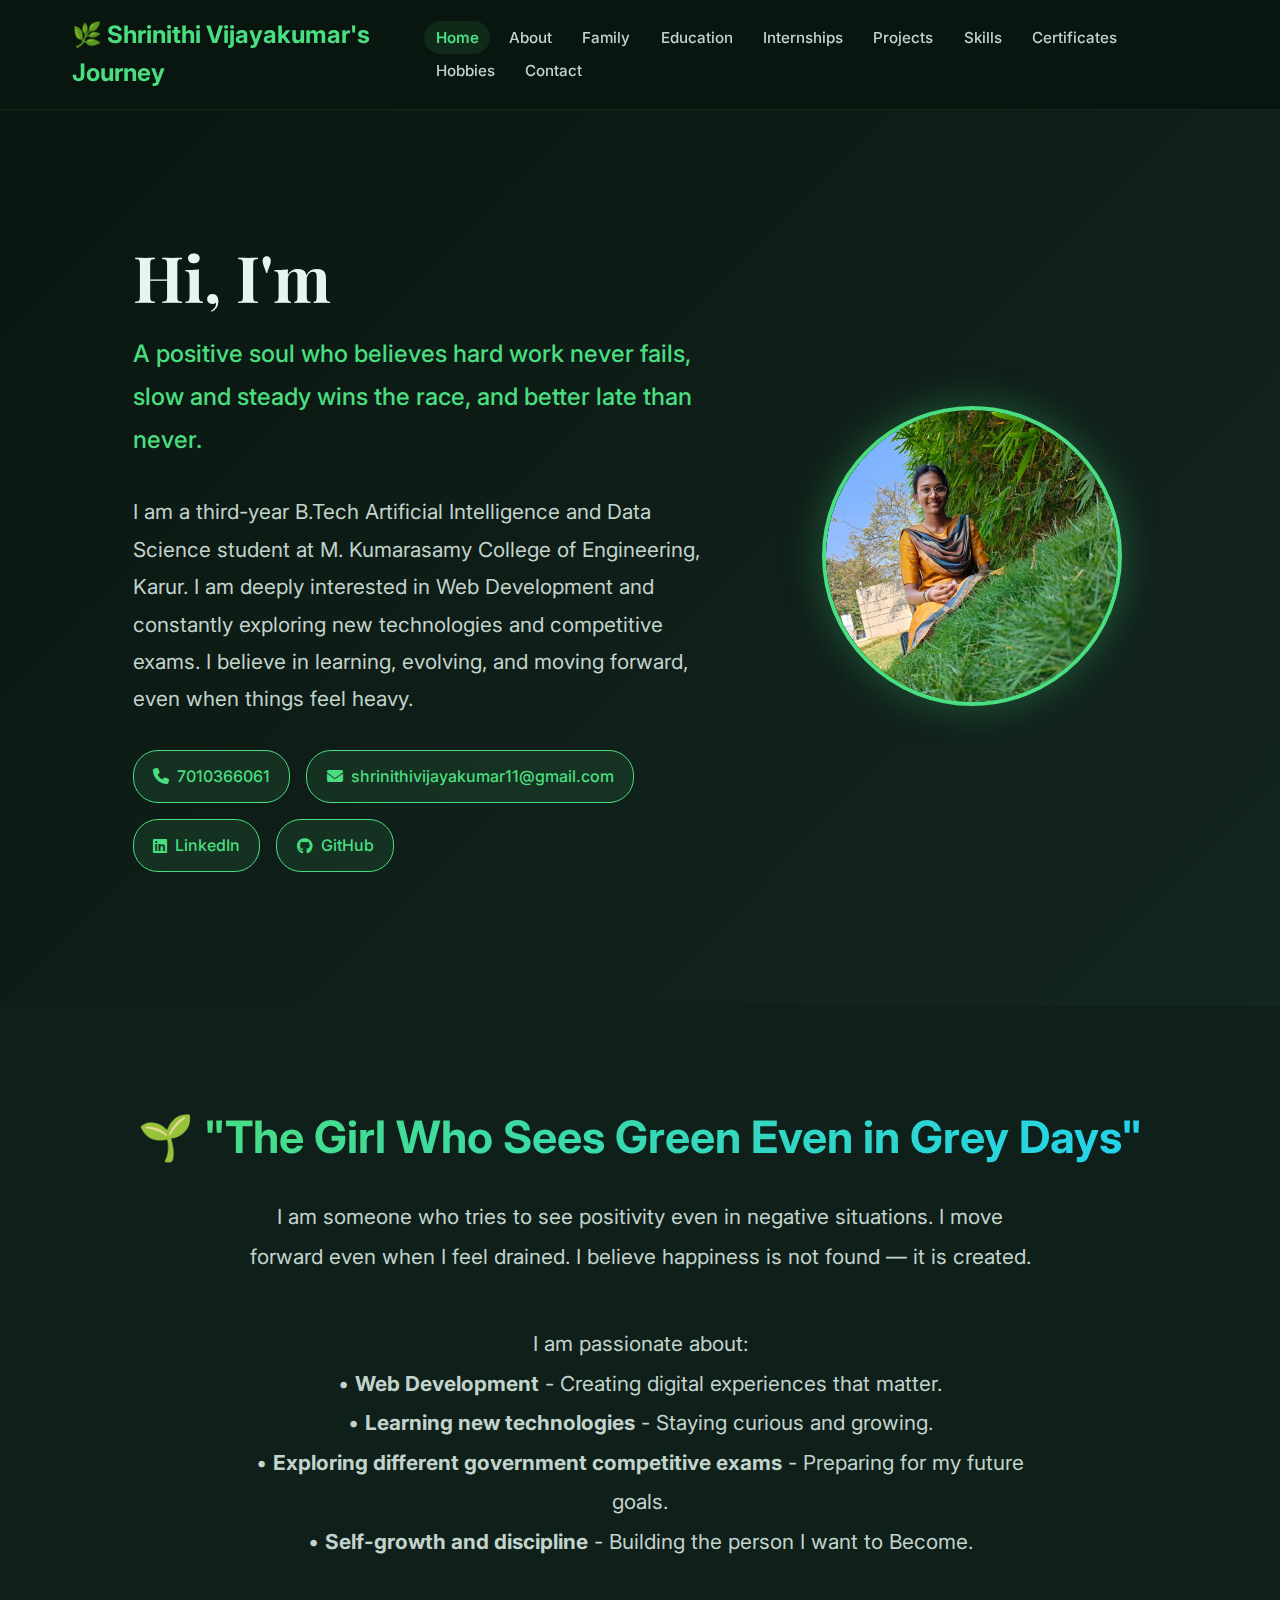
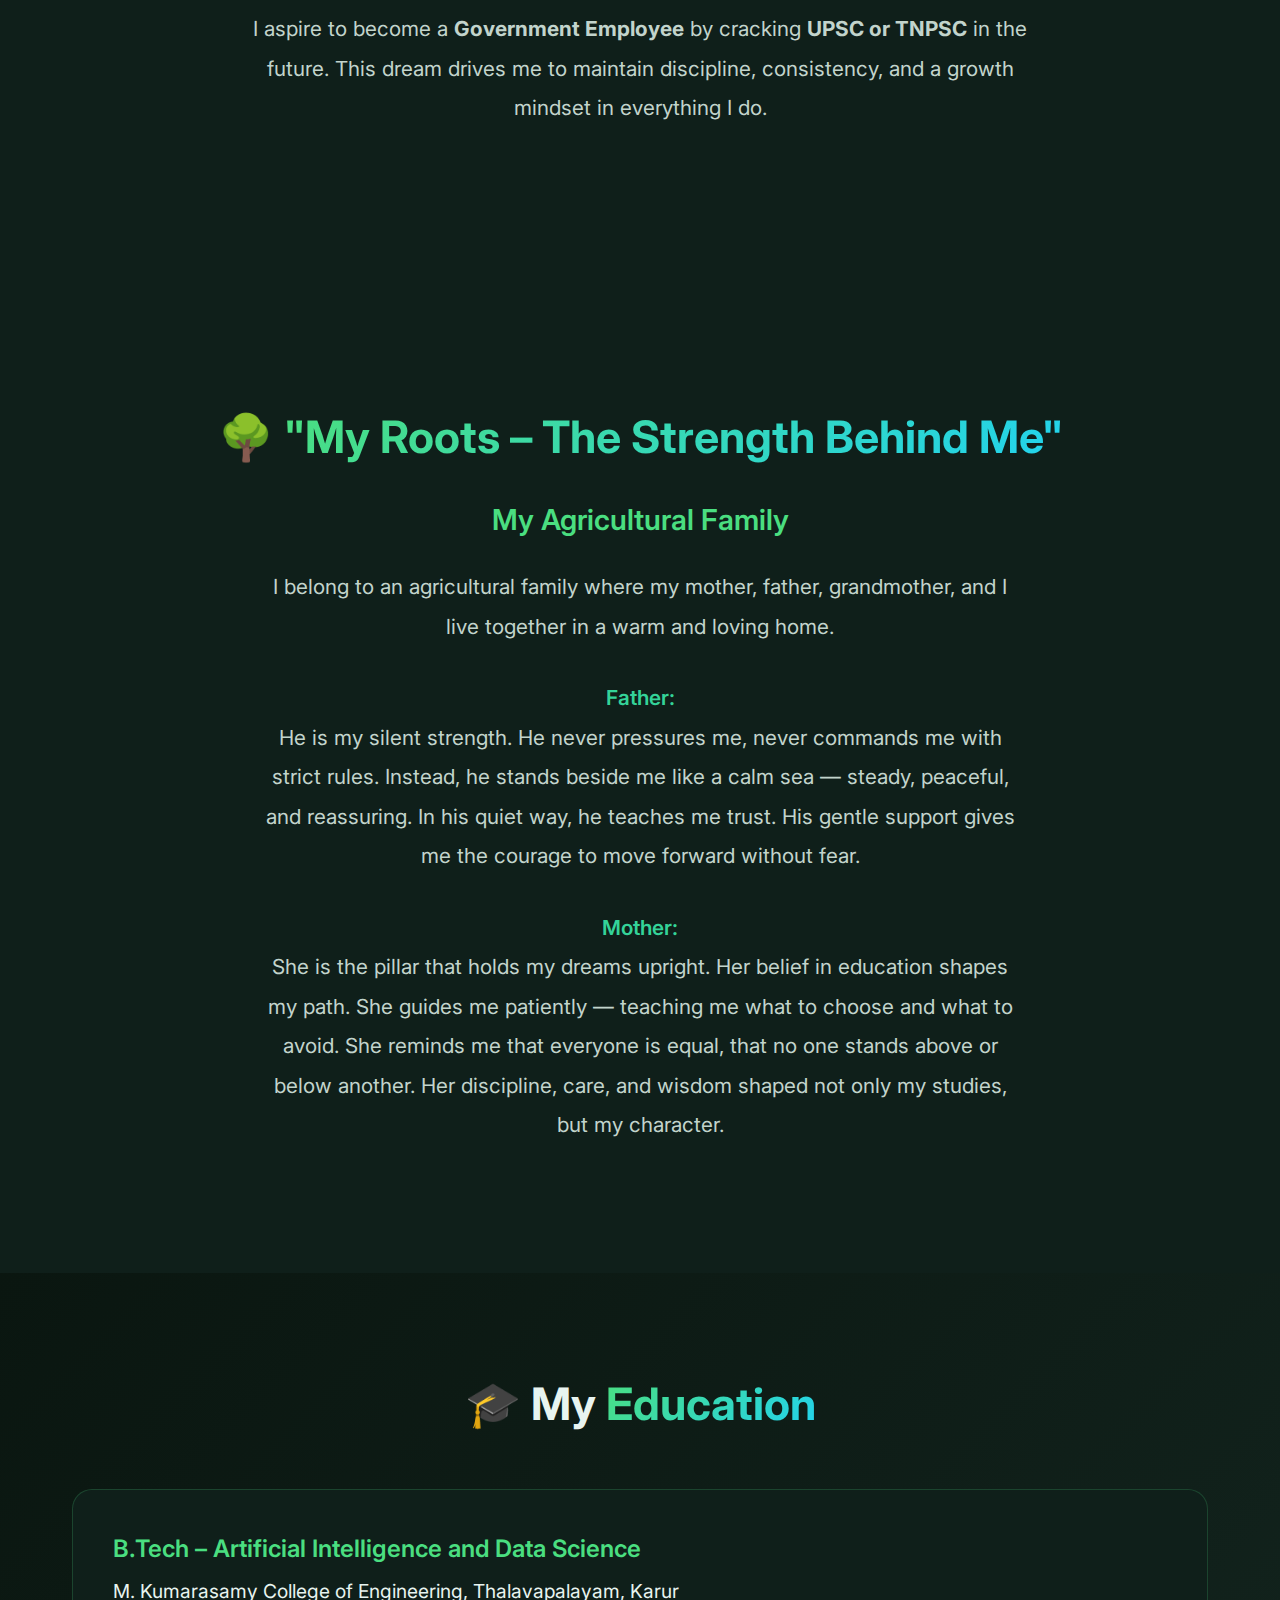
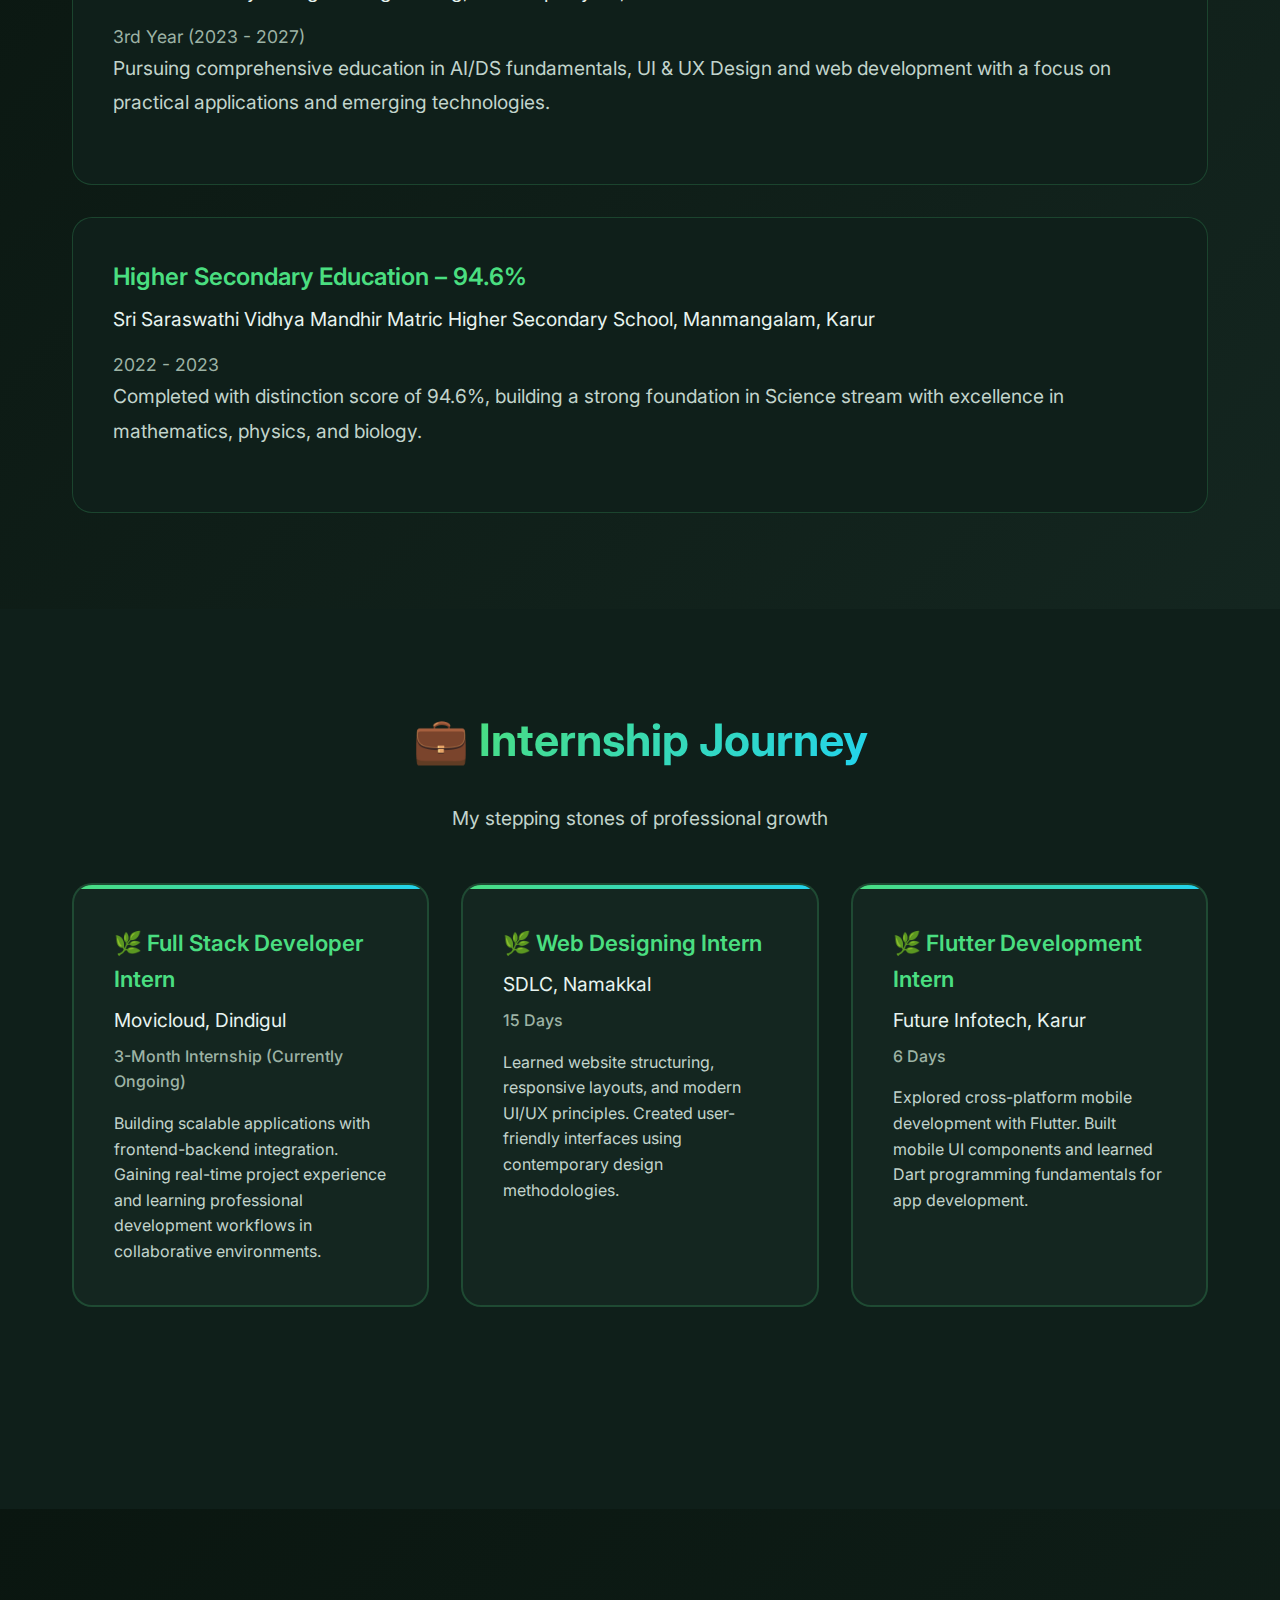
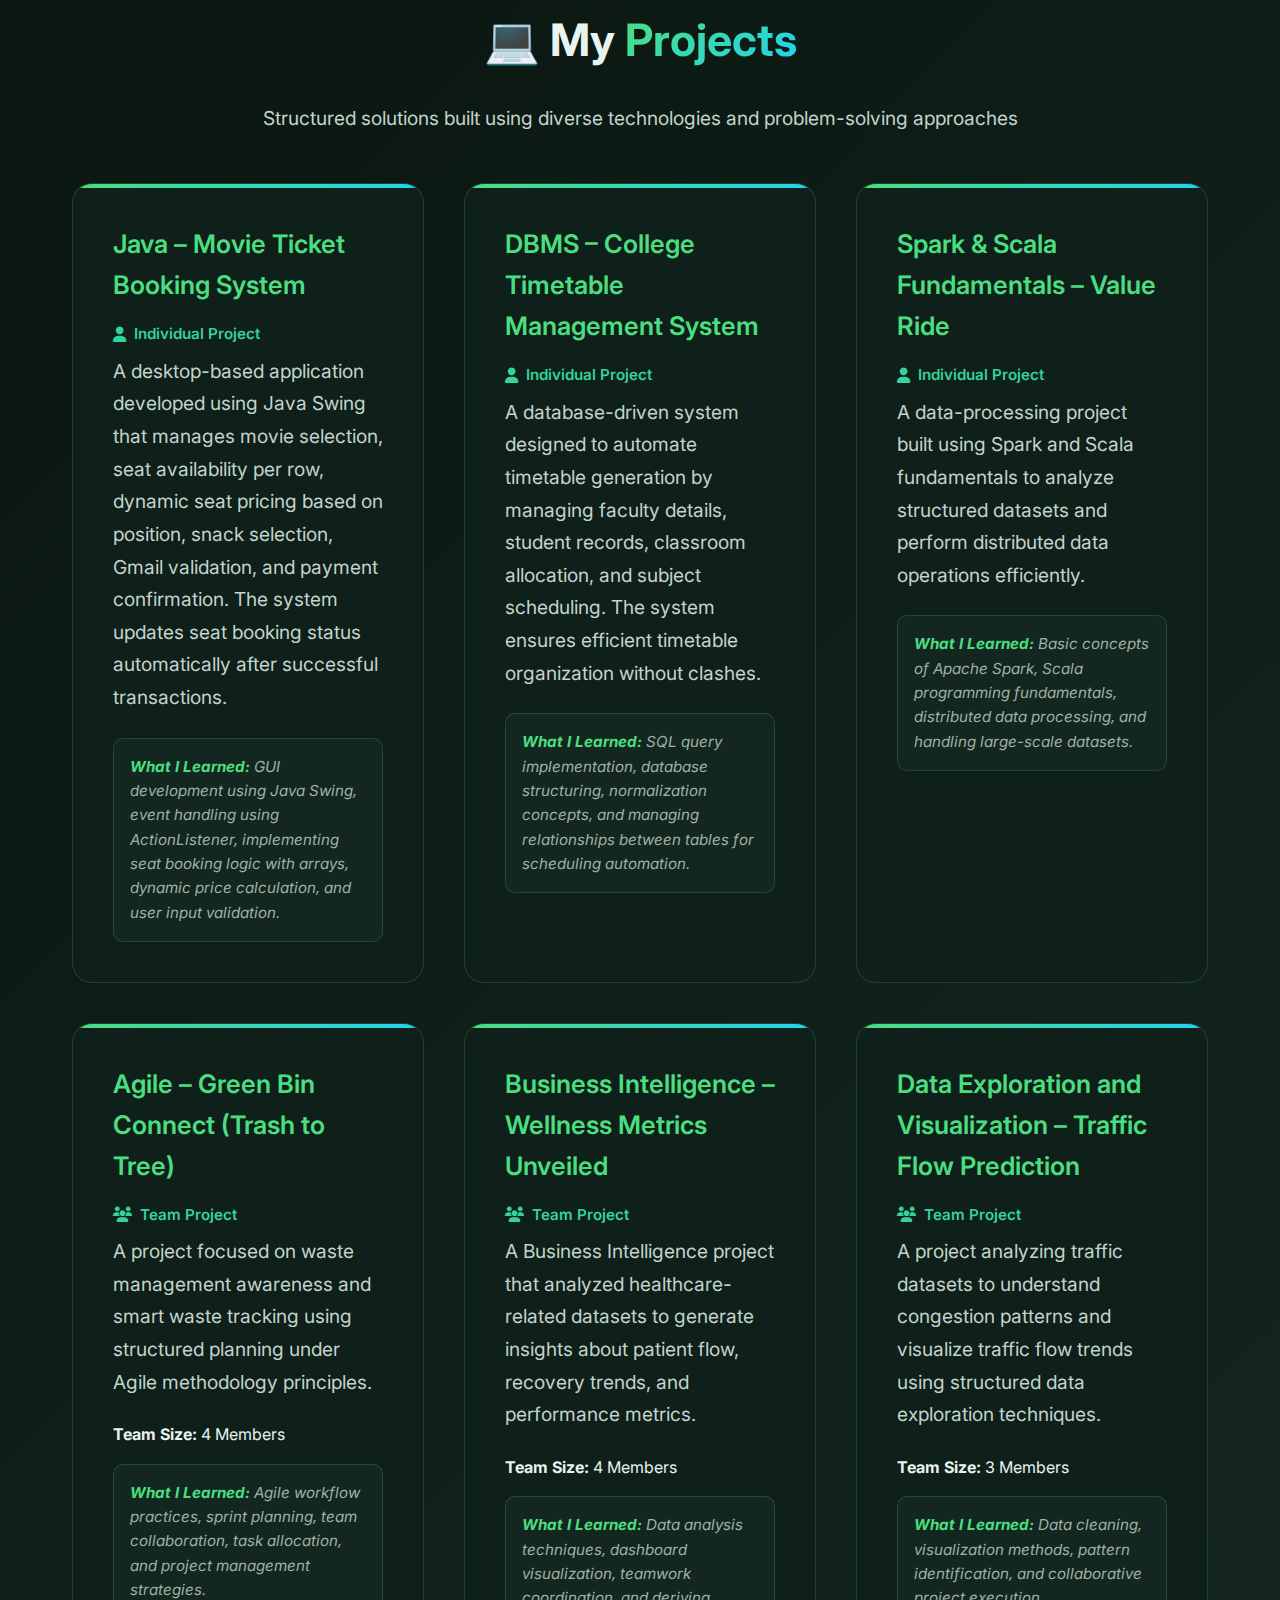
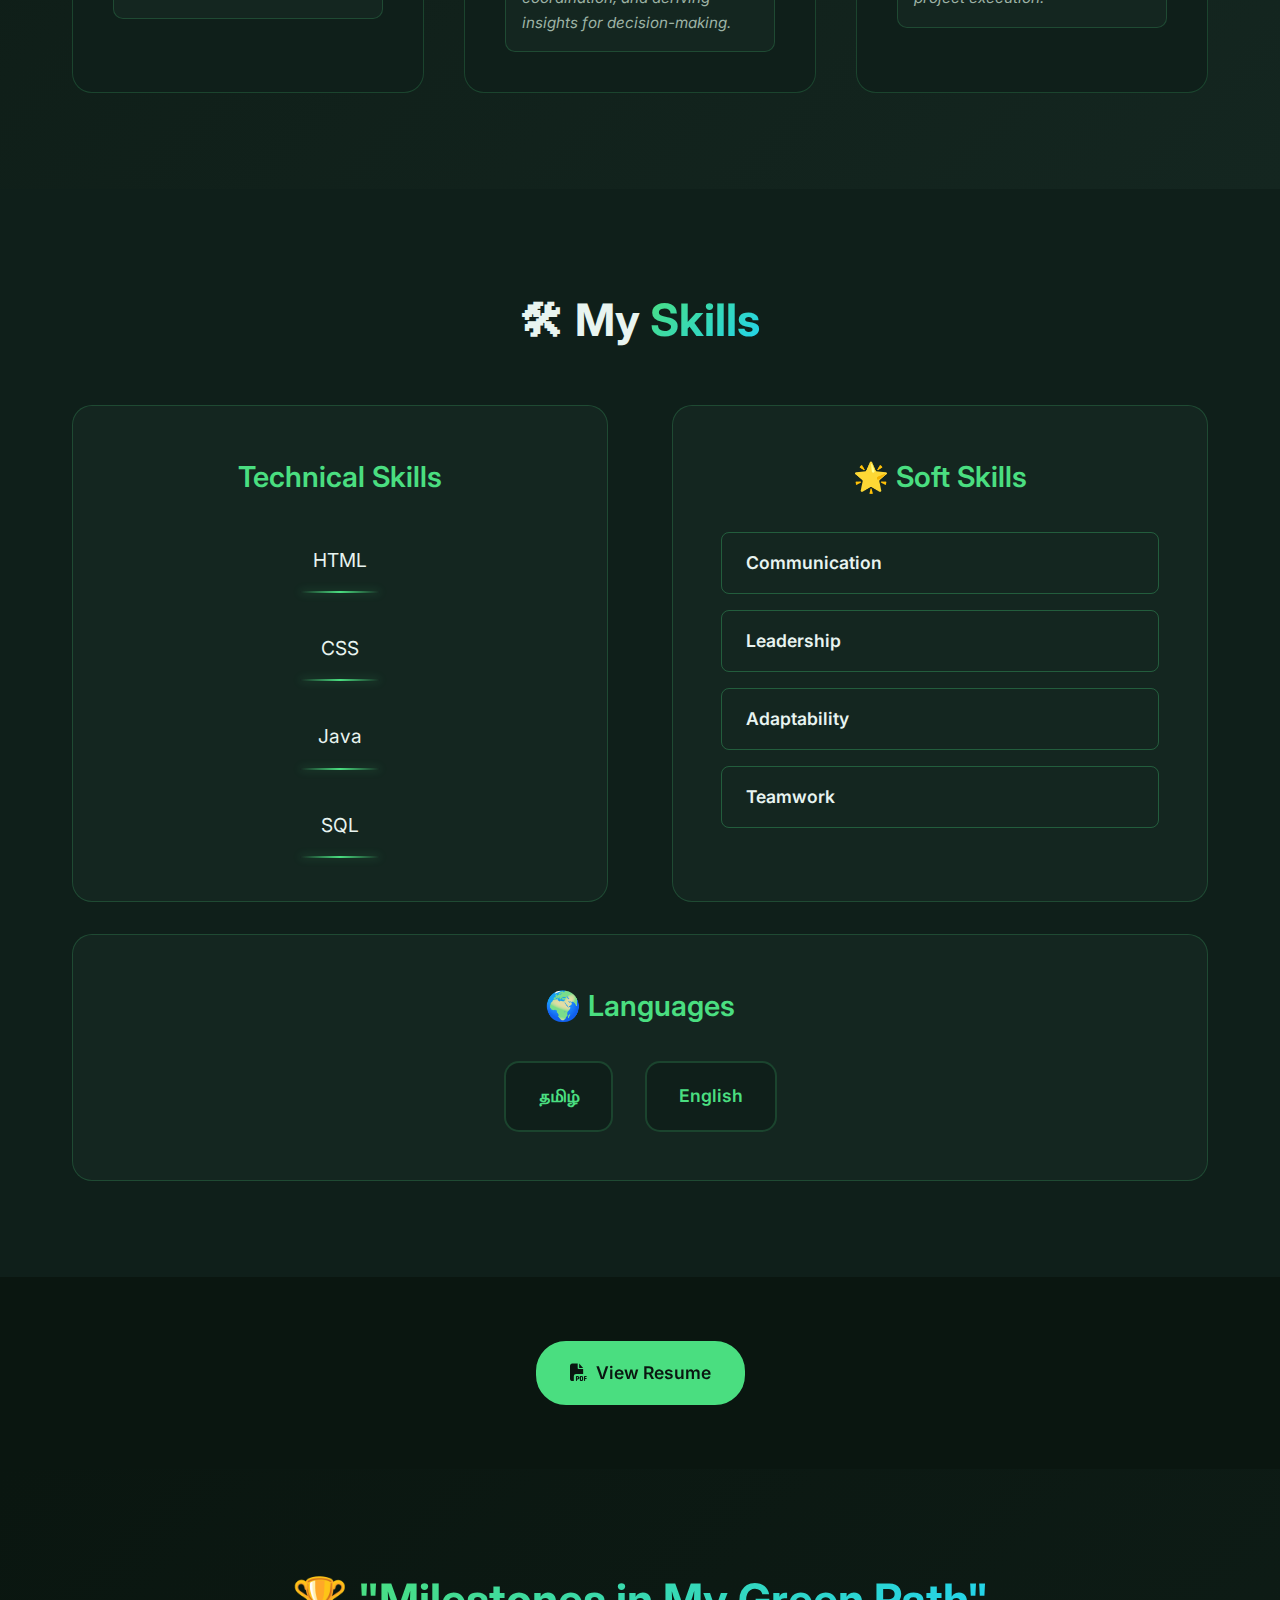
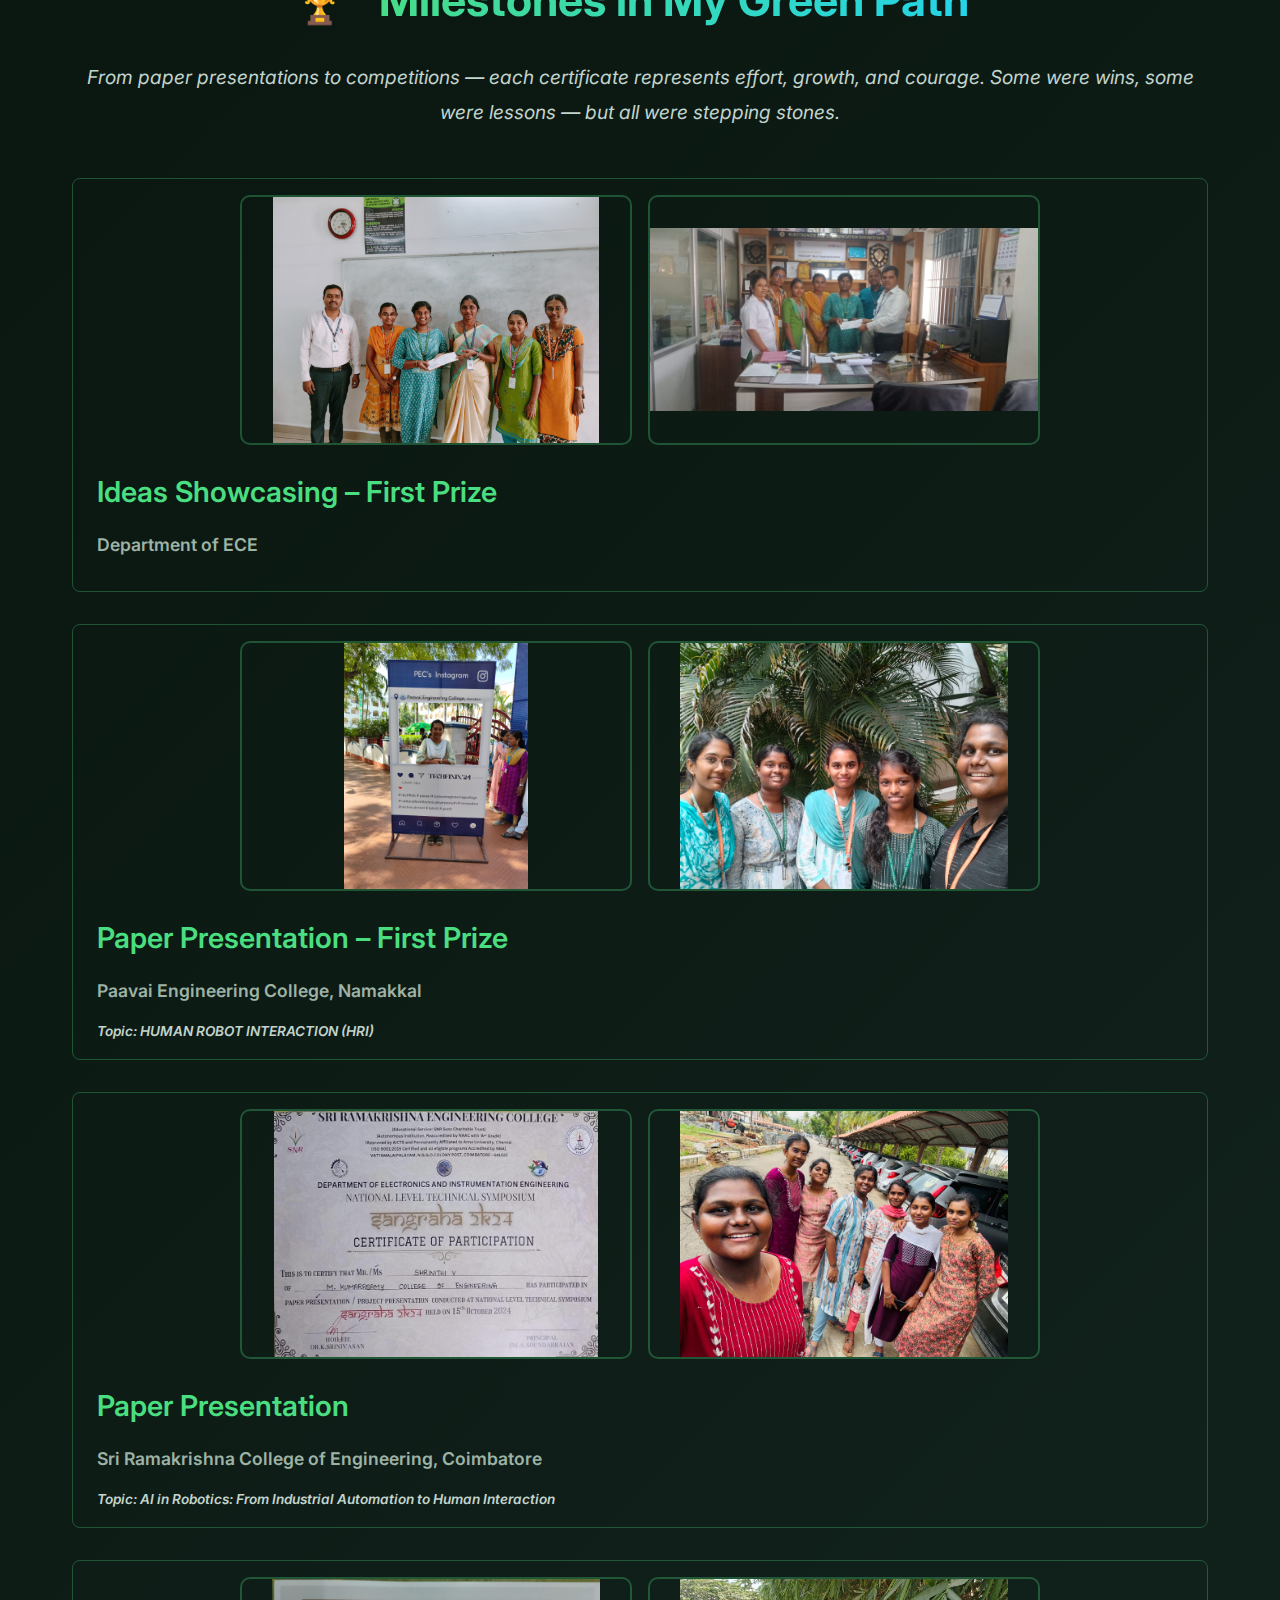
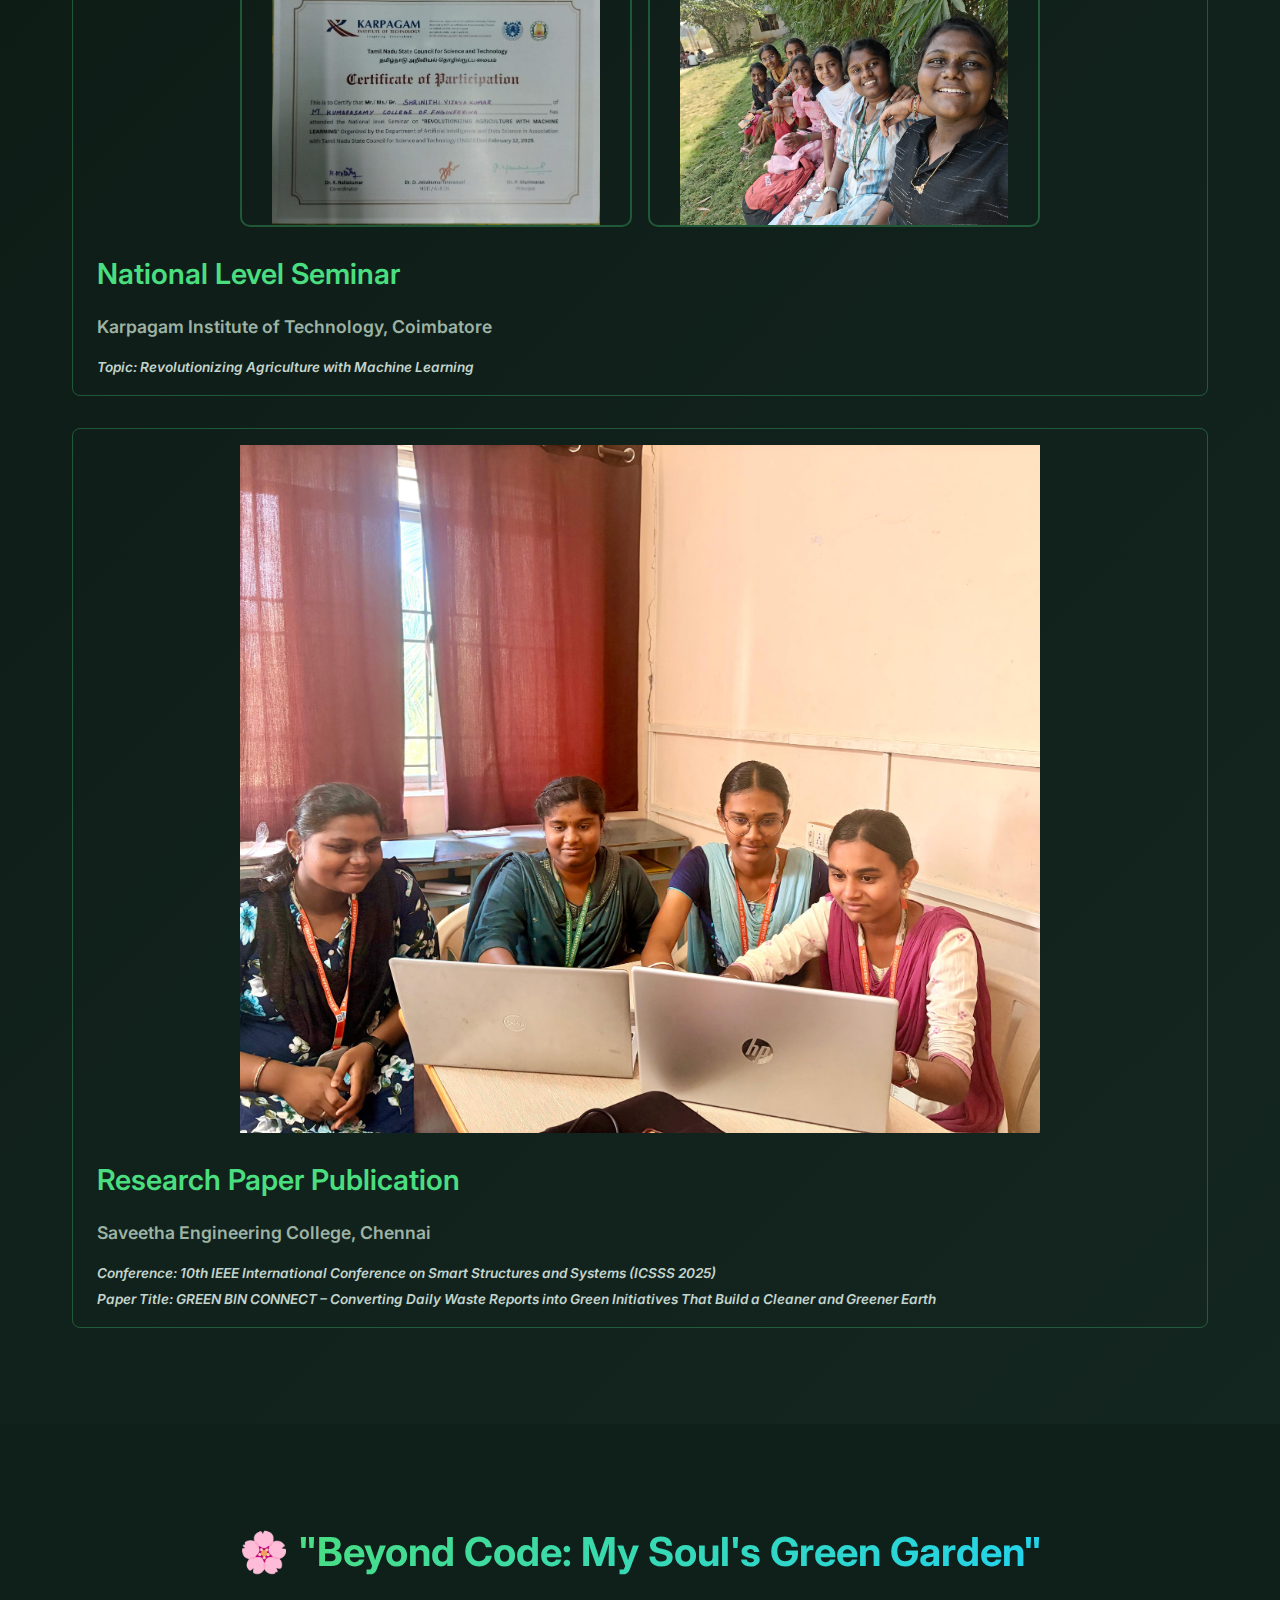
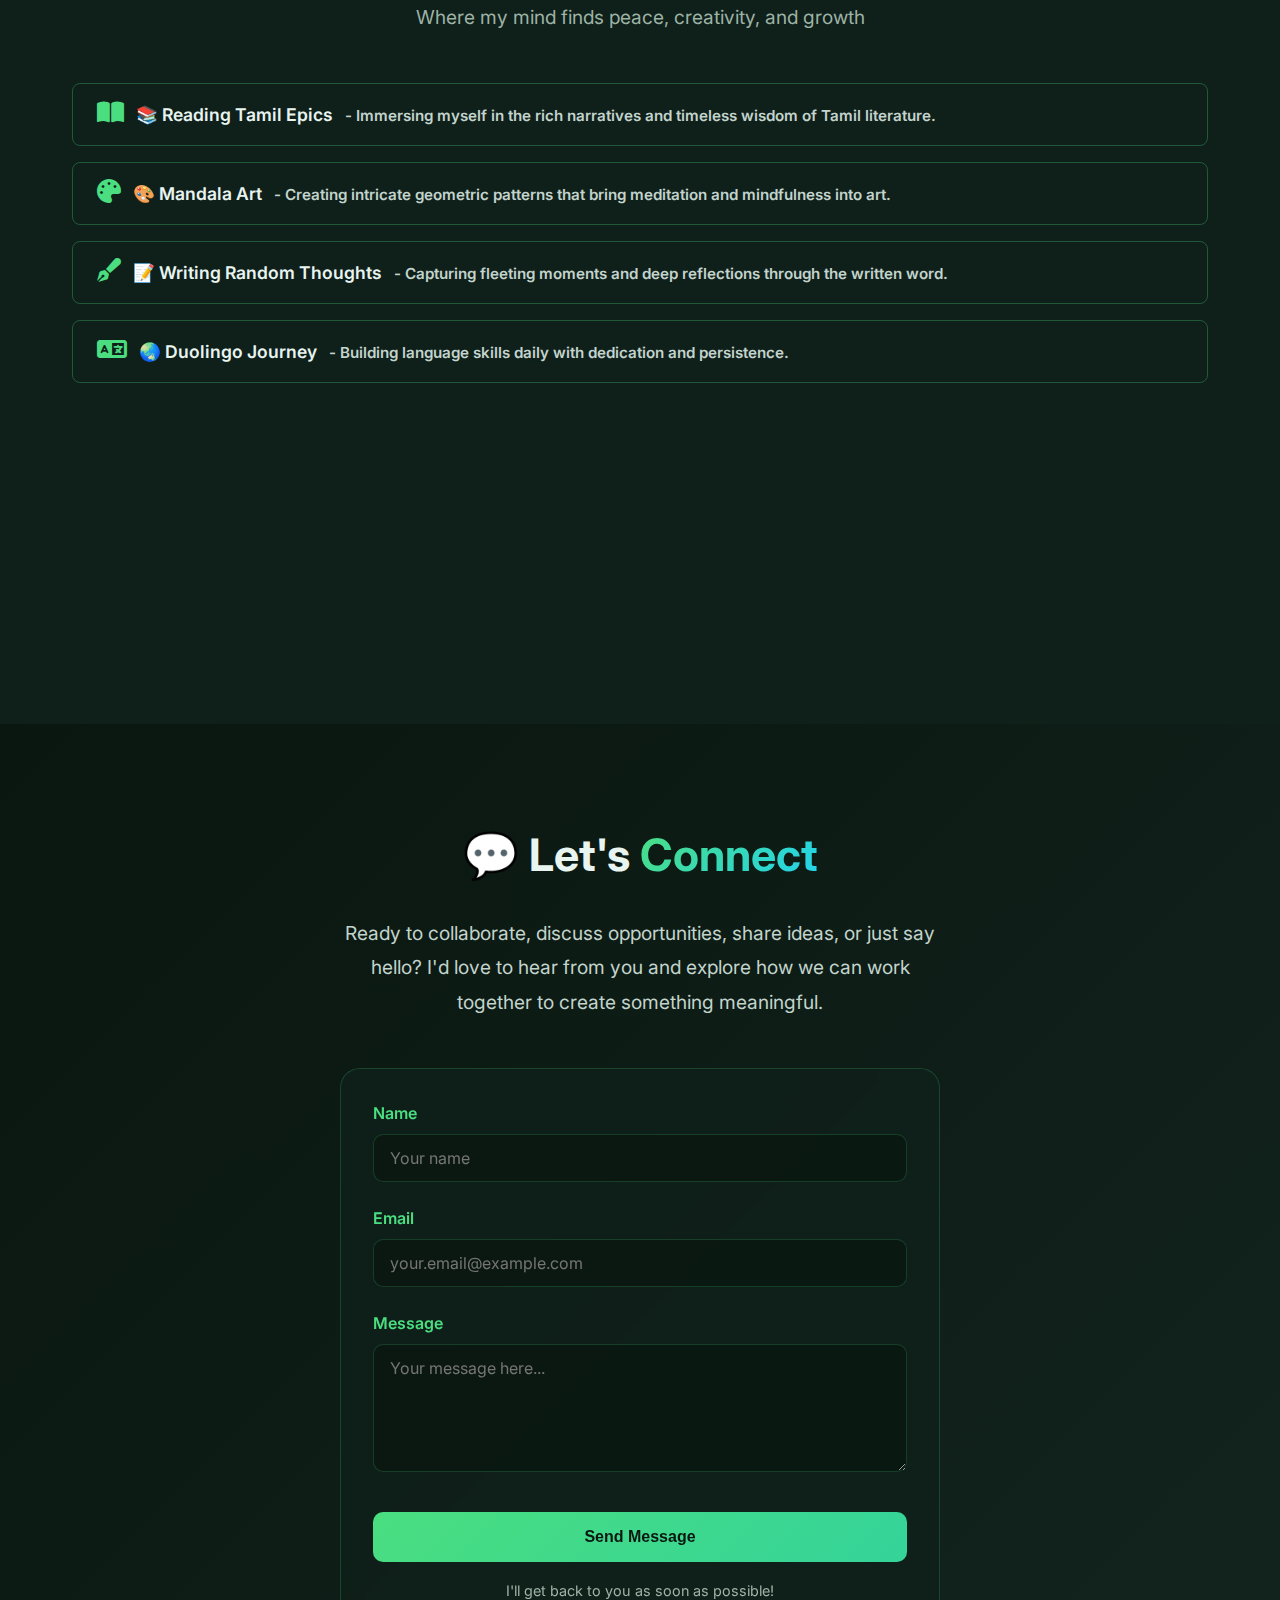
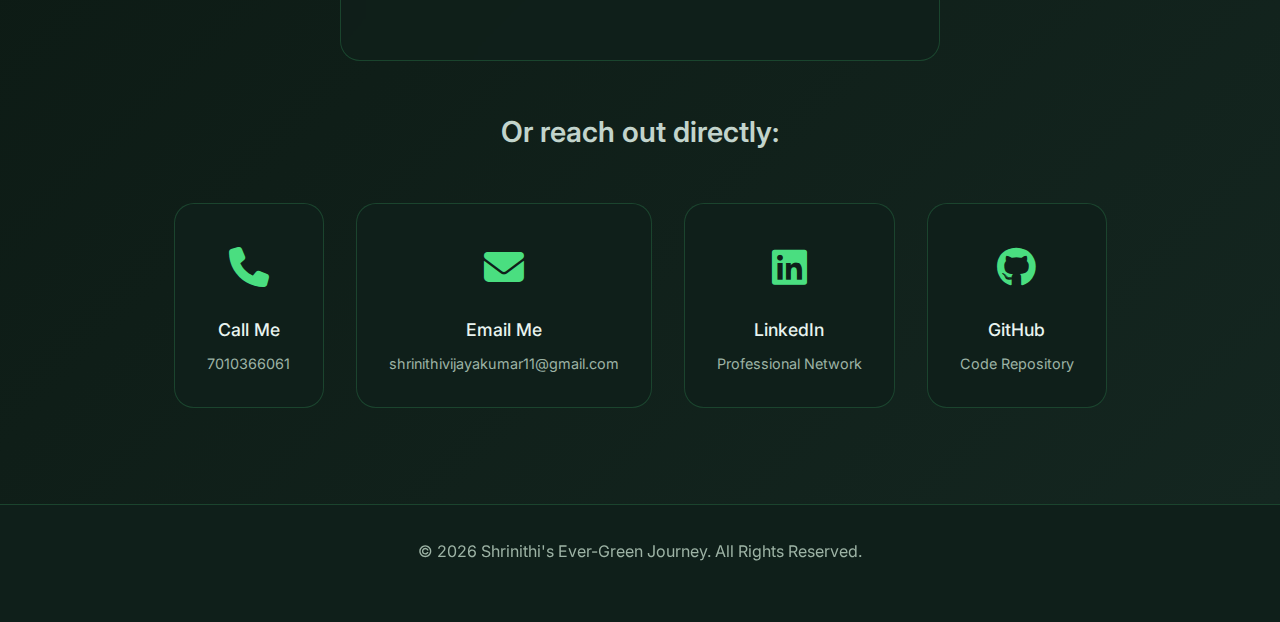
<file: index.html>
<!DOCTYPE html>
<html lang="en">
<head>
    <!-- ===== ALWAYS RUNNING PORTFOLIO FEATURES ===== -->\n    <!-- \n    🔄 AUTO-RUNNING FUNCTIONS:\n    ✅ Profile slideshow rotates every 3.5 seconds\n    ✅ Navigation updates on scroll automatically \n    ✅ Hover animations trigger on mouse movement\n    ✅ Mobile menu responds to screen size changes\n    ✅ Skills expand/collapse on click\n    ✅ Certificates can be uploaded by clicking\n    \n    📋 MAINTENANCE NOTES:\n    - All GitHub links point to actual repositories\n    - Images load from ./images/ folder\n    - Color theme uses CSS variables for consistency\n    - Responsive design works on all devices\n    - Code is well-documented for future updates\n    \n    🌟 AUTHOR: Shrinithi Vijayakumar - February 2026\n    -->\n    \n    <!-- Basic HTML5 Document Setup -->
    <meta charset="UTF-8">
    <meta name="viewport" content="width=device-width, initial-scale=1.0">
    <title>Shrinithi Vijayakumar's Ever-Green Journey</title>
    
    <!-- Google Fonts Integration for Typography -->
    <link rel="preconnect" href="https://fonts.googleapis.com">
    <link rel="preconnect" href="https://fonts.gstatic.com" crossorigin>
    <link href="https://fonts.googleapis.com/css2?family=Inter:wght@300;400;500;600;700;800;900&family=Playfair+Display:wght@400;500;600;700&display=swap" rel="stylesheet">
    
    <!-- Font Awesome Icons for UI Elements -->
    <link rel="stylesheet" href="https://cdnjs.cloudflare.com/ajax/libs/font-awesome/6.5.0/css/all.min.css">
    
    <style>
        /* ===== CSS RESET AND BASE STYLES ===== */
        * {
            margin: 0;
            padding: 0;
            box-sizing: border-box;
        }

        :root {
            /* ===== GREENISH-BLACK THEME COLOR VARIABLES ===== */
            /* Primary Background Colors */
            --bg-primary: #0a1610;     /* Main dark background */
            --bg-secondary: #0f1f1a;   /* Secondary background */
            --bg-accent: #142620;      /* Accent background */
            
            /* Text Colors */
            --text-primary: #e8f4f0;   /* Primary text - white-green */
            --text-secondary: #c2d4cc; /* Secondary text - light gray-green */
            --text-accent: #9db3a5;    /* Accent text - muted green */
            
            /* Green Color Palette */
            --green-primary: #4ade80;  /* Main green accent */
            --green-secondary: #22d3ee; /* Cyan-green secondary */
            --green-accent: #34d399;   /* Bright green accent */
            --green-glow: rgba(74, 222, 128, 0.3); /* Green glow effect */
            --green-vibrant: #00ff87;  /* Vibrant green */
            
            /* Shadow and Gradient Effects */
            --shadow-green: rgba(52, 211, 153, 0.15);
            --gradient-primary: linear-gradient(135deg, #0a1610 0%, #142620 100%);
            --gradient-accent: linear-gradient(135deg, #4ade80 0%, #22d3ee 100%);
        }

        html {
            scroll-behavior: smooth;
            scrollbar-width: thin;
            scrollbar-color: var(--green-primary) var(--bg-secondary);
        }

        ::-webkit-scrollbar {
            width: 8px;
        }

        ::-webkit-scrollbar-track {
            background: var(--bg-secondary);
        }

        ::-webkit-scrollbar-thumb {
            background: var(--green-primary);
            border-radius: 4px;
        }

        ::-webkit-scrollbar-thumb:hover {
            background: var(--green-accent);
        }

        body {
            font-family: 'Inter', sans-serif;
            background: var(--bg-primary);
            color: var(--text-primary);
            line-height: 1.6;
            overflow-x: hidden;
        }

        /* ===== BACKGROUND VISUAL EFFECTS ===== */
        /* Fixed background container for floating particles */
        .background-effects {
            position: fixed;
            top: 0;
            left: 0;
            width: 100%;
            height: 100%;
            pointer-events: none; /* Allows clicking through to content */
            z-index: -1;
        }

        .floating-particles {
            position: absolute;
            width: 100%;
            height: 100%;
            opacity: 0.1;
        }

        .particle {
            position: absolute;
            width: 4px;
            height: 4px;
            background: var(--green-primary);
            border-radius: 50%;
            animation: float 6s ease-in-out infinite;
        }

        @keyframes float {
            0%, 100% { transform: translateY(0px) rotate(0deg); }
            50% { transform: translateY(-20px) rotate(180deg); }
        }

        /* ===== NAVIGATION BAR STYLES ===== */
        /* Fixed navigation bar with glassmorphism effect */
        .navbar {
            position: fixed;
            top: 0;
            left: 0;
            right: 0;
            z-index: 1000; /* Always stays on top */
            padding: 1rem 0;
            background: rgba(10, 22, 16, 0.95); /* Semi-transparent background */
            backdrop-filter: blur(20px); /* Glassmorphism blur effect */
            border-bottom: 1px solid rgba(74, 222, 128, 0.1);
            transition: all 0.3s ease;
        }

        .nav-container {
            max-width: 1200px;
            margin: 0 auto;
            padding: 0 2rem;
            display: flex;
            justify-content: space-between;
            align-items: center;
        }

        .nav-logo {
            font-size: 1.5rem;
            font-weight: 700;
            color: var(--green-primary);
            text-decoration: none;
        }

        .nav-menu {
            display: flex;
            list-style: none;
            gap: 0.5rem;
            flex-wrap: wrap;
        }

        .nav-link {
            color: var(--text-secondary);
            text-decoration: none;
            font-weight: 500;
            font-size: 0.95rem;
            padding: 0.45rem 0.7rem;
            border-radius: 25px;
            transition: all 0.3s ease;
            position: relative;
            white-space: nowrap;
        }

        .nav-link:hover {
            color: var(--green-primary);
            transform: translateY(-2px);
        }

        .nav-link.active {
            color: var(--green-primary);
            background: rgba(74, 222, 128, 0.1);
            font-weight: 600;
        }

        .nav-toggle {
            display: none;
            flex-direction: column;
            cursor: pointer;
            gap: 4px;
        }

        .bar {
            width: 25px;
            height: 3px;
            background: var(--green-primary);
            transition: 0.3s;
        }

        /* Main Content Layout */
        .main-content {
            margin-top: 80px;
        }

        .section {
            min-height: 100vh;
            padding: 5rem 0;
            position: relative;
        }

        .container {
            max-width: 1200px;
            margin: 0 auto;
            padding: 0 2rem;
        }

        /* Typography */
        h1 {
            font-family: 'Playfair Display', serif;
            font-size: 3.5rem;
            font-weight: 700;
            line-height: 1.2;
            margin-bottom: 1.5rem;
            color: var(--text-primary);
        }

        h2 {
            font-size: 2.8rem;
            font-weight: 700;
            color: var(--text-primary);
            margin-bottom: 1.5rem;
            text-align: center;
        }

        h3 {
            font-size: 1.8rem;
            font-weight: 600;
            color: var(--green-primary);
            margin-bottom: 1rem;
        }

        p {
            font-size: 1.2rem;
            color: var(--text-secondary);
            margin-bottom: 1.5rem;
            line-height: 1.8;
        }

        .highlight {
            background: var(--gradient-accent);
            -webkit-background-clip: text;
            -webkit-text-fill-color: transparent;
            background-clip: text;
        }

        /* Home Section */
        #home {
            display: flex;
            align-items: center;
            justify-content: center;
            background: var(--gradient-primary);
            position: relative;
        }

        .home-content {
            display: grid;
            grid-template-columns: 1fr 350px;
            gap: 4rem;
            align-items: center;
            max-width: 1200px;
            margin: 0 auto;
        }

        .home-text {
            max-width: 600px;
        }

        .home-title {
            font-size: 4rem;
            margin-bottom: 1rem;
        }

        .home-subtitle {
            font-size: 1.5rem;
            color: var(--green-primary);
            margin-bottom: 2rem;
            font-weight: 500;
        }

        .home-description {
            font-size: 1.3rem;
            margin-bottom: 2rem;
            line-height: 1.8;
        }

        .home-photo {
            position: relative;
            display: flex;
            justify-content: center;
            align-items: center;
        }

        /* ===== PROFILE SLIDESHOW STYLES ===== */
        /* Circular profile photo container with glow effect */
        .photo-container {
            position: relative;
            width: 300px;
            height: 300px;
            border-radius: 50%; /* Makes it circular */
            overflow: hidden;
            border: 4px solid var(--green-primary);
            box-shadow: 0 0 40px var(--green-glow);
            animation: glow 2s ease-in-out infinite alternate; /* Pulsing glow */
        }

        /* Keyframe animation for glowing effect */
        @keyframes glow {
            from { box-shadow: 0 0 40px var(--green-glow); }
            to { box-shadow: 0 0 60px rgba(74, 222, 128, 0.5); }
        }

        /* Slideshow container */
        .profile-slideshow {
            width: 100%;
            height: 100%;
            border-radius: 50%;
            position: relative;
            overflow: hidden;
        }

        /* Individual slide styling */
        .profile-slide {
            width: 100%;
            height: 100%;
            border-radius: 50%;
            background: linear-gradient(45deg, var(--green-primary), var(--green-accent));
            display: flex;
            align-items: center;
            justify-content: center;
            font-size: 4rem;
            color: var(--bg-primary);
            position: absolute;
            top: 0;
            left: 0;
            opacity: 0; /* Hidden by default */
            transition: opacity 0.8s ease-in-out; /* Smooth transition */
        }

        /* Active slide visibility */
        .profile-slide.active {
            opacity: 1; /* Visible when active */
        }

        /* Image styling within slides - FIXED POSITIONING */
        .profile-slide img {
            width: 100%;
            height: 100%;
            object-fit: cover; /* Fills container while maintaining aspect ratio */
            object-position: center 20%; /* Positions face properly in circle */
            border-radius: 50%;
        }

        .profile-image {
            width: 100%;
            height: 100%;
            object-fit: cover;
            background: linear-gradient(45deg, var(--green-primary), var(--green-accent));
            display: flex;
            align-items: center;
            justify-content: center;
            font-size: 4rem;
            color: var(--bg-primary);
        }

        /* About Section */
        #about {
            background: var(--bg-secondary);
            padding: 6rem 0;
        }

        .about-content {
            text-align: center;
            max-width: 800px;
            margin: 0 auto;
        }

        .about-text {
            font-size: 1.3rem;
            line-height: 1.9;
            margin-bottom: 3rem;
        }

        /* Family Section */
        #family {
            background: var(--bg-secondary);
            padding: 6rem 0;
        }

        .family-content {
            text-align: center;
            max-width: 800px;
            margin: 0 auto;
        }

        .family-photos {
            display: flex;
            gap: 1.5rem;
            justify-content: center;
            flex-wrap: wrap;
        }

        .family-photo {
            width: 150px;
            height: 200px;
            background: var(--bg-secondary);
            border-radius: 15px;
            border: 2px solid rgba(74, 222, 128, 0.3);
            transition: all 0.3s ease;
            position: relative;
            overflow: hidden;
            display: flex;
            align-items: center;
            justify-content: center;
            font-size: 2rem;
            color: var(--green-primary);
        }

        .family-photo:hover {
            transform: scale(1.05);
            box-shadow: 0 15px 30px var(--shadow-green);
            border-color: var(--green-primary);
        }

        .family-photo::before {
            content: '';
            position: absolute;
            top: 0;
            left: 0;
            right: 0;
            bottom: 0;
            background: linear-gradient(45deg, transparent, rgba(74, 222, 128, 0.1), transparent);
            opacity: 0;
            transition: opacity 0.3s ease;
        }

        .family-photo:hover::before {
            opacity: 1;
        }

        .family-story {
            text-align: left;
        }

        .family-story h3 {
            font-size: 1.8rem;
            color: var(--green-primary);
            margin-bottom: 1.5rem;
            text-align: center;
        }

        .family-story p {
            font-size: 1.3rem;
            line-height: 1.9;
            margin-bottom: 2rem;
            color: var(--text-secondary);
            text-align: center;
            max-width: 800px;
            margin-left: auto;
            margin-right: auto;
            padding: 0 1rem;
        }

        .family-story {
            text-align: center;
            max-width: 900px;
            margin: 0 auto;
        }

        .family-story .highlight-text {
            color: var(--green-accent);
            font-weight: 600;
        }

        /* Family Section */
        #family {
            background: var(--bg-secondary);
            padding: 6rem 0;
        }

        .family-content {
            text-align: center;
            max-width: 800px;
            margin: 0 auto;
        }

        .family-photos {
            display: flex;
            gap: 1.5rem;
            justify-content: center;
            flex-wrap: wrap;
        }

        .family-photo {
            width: 150px;
            height: 200px;
            background: var(--bg-secondary);
            border-radius: 15px;
            border: 2px solid rgba(74, 222, 128, 0.3);
            transition: all 0.3s ease;
            position: relative;
            overflow: hidden;
            display: flex;
            align-items: center;
            justify-content: center;
            font-size: 2rem;
            color: var(--green-primary);
        }

        .family-photo:hover {
            transform: scale(1.05);
            box-shadow: 0 15px 30px var(--shadow-green);
            border-color: var(--green-primary);
        }

        .family-photo::before {
            content: '';
            position: absolute;
            top: 0;
            left: 0;
            right: 0;
            bottom: 0;
            background: linear-gradient(45deg, transparent, rgba(74, 222, 128, 0.1), transparent);
            opacity: 0;
            transition: opacity 0.3s ease;
        }

        .family-photo:hover::before {
            opacity: 1;
        }

        .family-story {
            text-align: left;
        }

        /* Education Section */
        #education {
            padding: 6rem 0;
            background: var(--gradient-primary);
        }

        .education-grid {
            display: grid;
            gap: 2rem;
            margin-top: 3rem;
        }

        .education-card {
            background: var(--bg-secondary);
            padding: 2.5rem;
            border-radius: 20px;
            border: 1px solid rgba(74, 222, 128, 0.2);
            transition: all 0.3s ease;
            position: relative;
        }

        .education-card:hover {
            transform: translateY(-10px);
            box-shadow: 0 20px 40px var(--shadow-green);
            border-color: var(--green-primary);
        }

        .education-degree {
            font-size: 1.5rem;
            color: var(--green-primary);
            font-weight: 600;
            margin-bottom: 0.5rem;
        }

        .education-school {
            font-size: 1.2rem;
            color: var(--text-primary);
            margin-bottom: 1rem;
        }

        .education-year {
            color: var(--text-accent);
            font-size: 1.1rem;
        }

        /* Internship Section */
        #internships {
            background: var(--bg-secondary);
            padding: 6rem 0;
        }

        .internships-grid {
            display: grid;
            grid-template-columns: repeat(auto-fit, minmax(350px, 1fr));
            gap: 2rem;
            margin-top: 3rem;
        }

        .internship-card {
            background: var(--bg-accent);
            padding: 2.5rem;
            border-radius: 20px;
            border: 2px solid rgba(74, 222, 128, 0.2);
            transition: all 0.3s ease;
            position: relative;
            overflow: hidden;
        }

        .internship-card::before {
            content: '';
            position: absolute;
            top: 0;
            left: 0;
            right: 0;
            height: 4px;
            background: var(--gradient-accent);
        }

        .internship-card:hover {
            transform: translateY(-10px);
            box-shadow: 0 25px 50px var(--shadow-green);
            border-color: var(--green-primary);
            border-width: 2px;
        }

        .internship-card:hover::after {
            content: '';
            position: absolute;
            top: 0;
            left: 0;
            right: 0;
            bottom: 0;
            border: 2px solid var(--green-primary);
            border-radius: 20px;
            box-shadow: 0 0 20px var(--green-glow);
            animation: glow-pulse 1s ease-in-out;
        }

        @keyframes glow-pulse {
            0% { box-shadow: 0 0 5px var(--green-glow); }
            50% { box-shadow: 0 0 30px var(--green-glow); }
            100% { box-shadow: 0 0 5px var(--green-glow); }
        }

        .internship-role {
            font-size: 1.4rem;
            color: var(--green-primary);
            font-weight: 600;
            margin-bottom: 0.5rem;
        }

        .internship-company {
            color: var(--text-primary);
            font-size: 1.2rem;
            margin-bottom: 0.5rem;
        }

        .internship-duration {
            color: var(--text-accent);
            font-size: 1rem;
            margin-bottom: 1rem;
            font-weight: 500;
        }

        .internship-description {
            color: var(--text-secondary);
            line-height: 1.6;
            font-size: 1rem;
        }

        /* Projects Section */
        #projects {
            padding: 6rem 0;
            background: var(--gradient-primary);
        }

        .projects-grid {
            display: grid;
            grid-template-columns: repeat(auto-fit, minmax(350px, 1fr));
            gap: 2.5rem;
            margin-top: 3rem;
        }

        .project-card {
            background: var(--bg-secondary);
            border-radius: 20px;
            padding: 2.5rem;
            border: 1px solid rgba(74, 222, 128, 0.2);
            transition: all 0.3s ease;
            position: relative;
            overflow: hidden;
        }

        .project-card::before {
            content: '';
            position: absolute;
            top: 0;
            left: 0;
            right: 0;
            height: 4px;
            background: var(--gradient-accent);
        }

        .project-card:hover {
            transform: translateY(-10px) scale(1.02);
            box-shadow: 0 25px 50px var(--shadow-green);
            border-color: var(--green-primary);
        }

        .project-card:hover .project-title {
            color: var(--green-accent);
        }

        .project-card:hover::after {
            content: '';
            position: absolute;
            top: 0;
            left: 0;
            right: 0;
            bottom: 0;
            background: rgba(74, 222, 128, 0.05);
            border-radius: 20px;
        }

        .project-title {
            font-size: 1.6rem;
            color: var(--green-primary);
            margin-bottom: 1rem;
            font-weight: 600;
        }

        .project-description {
            margin-bottom: 1.5rem;
            line-height: 1.7;
        }

        .project-problem {
            background: rgba(74, 222, 128, 0.1);
            padding: 1rem;
            border-radius: 10px;
            margin: 1rem 0;
            border-left: 4px solid var(--green-primary);
            font-size: 0.95rem;
        }

        .project-problem strong {
            color: var(--green-accent);
        }

        .project-role {
            color: var(--green-accent);
            font-weight: 600;
            margin-bottom: 1rem;
            display: flex;
            align-items: center;
            gap: 0.5rem;
            font-size: 0.95rem;
        }

        .project-learnings {
            background: var(--bg-accent);
            padding: 1rem;
            border-radius: 10px;
            margin-top: 1rem;
            font-style: italic;
            color: var(--text-accent);
            border: 1px solid rgba(74, 222, 128, 0.2);
            font-size: 0.95rem;
            text-align: left;
            line-height: 1.6;
        }

        .project-learnings strong {
            color: var(--green-primary);
        }

        .project-problem {
            background: rgba(74, 222, 128, 0.1);
            padding: 1rem;
            border-radius: 10px;
            margin: 1rem 0;
            border-left: 4px solid var(--green-primary);
        }

        .project-role {
            color: var(--green-accent);
            font-weight: 600;
            margin-bottom: 0.5rem;
            display: flex;
            align-items: center;
            gap: 0.5rem;
        }

        .project-learnings {
            background: var(--bg-accent);
            padding: 1rem;
            border-radius: 10px;
            margin-top: 1rem;
            font-style: italic;
            color: var(--text-accent);
            border: 1px solid rgba(74, 222, 128, 0.2);
        }

        .project-card:hover {
            transform: translateY(-10px) scale(1.02);
            box-shadow: 0 25px 50px var(--shadow-green);
            border-color: var(--green-primary);
        }

        .project-card:hover .project-title {
            color: var(--green-accent);
        }

        .project-card:hover .project-problem {
            background: rgba(74, 222, 128, 0.15);
        }

        .project-tech {
            display: flex;
            flex-wrap: wrap;
            gap: 0.5rem;
            margin-bottom: 1.5rem;
        }

        .tech-tag {
            background: rgba(74, 222, 128, 0.1);
            color: var(--green-primary);
            padding: 0.3rem 0.8rem;
            border-radius: 15px;
            font-size: 0.9rem;
            font-weight: 500;
        }

        .project-link {
            display: inline-flex;
            align-items: center;
            gap: 0.5rem;
            color: var(--green-primary);
            text-decoration: none;
            font-weight: 500;
            padding: 0.8rem 1.5rem;
            border: 1px solid var(--green-primary);
            border-radius: 25px;
            transition: all 0.3s ease;
        }

        .project-link:hover {
            background: var(--green-primary);
            color: var(--bg-primary);
            transform: translateY(-2px);
        }

        /* Skills Section */
        #skills {
            background: var(--bg-secondary);
            padding: 6rem 0;
        }

        .skills-container {
            display: grid;
            grid-template-columns: 1fr 1fr;
            gap: 4rem;
            margin-top: 3rem;
        }

        .technical-skills, .soft-skills {
            background: var(--bg-accent);
            padding: 3rem;
            border-radius: 20px;
            border: 1px solid rgba(74, 222, 128, 0.2);
        }

        .skills-title {
            font-size: 1.8rem;
            color: var(--green-primary);
            margin-bottom: 2rem;
            text-align: center;
        }

        .tech-skills-list {
            display: grid;
            gap: 1rem;
        }

        /* Technical Skills - Floating Labels Design */
        .tech-skills-floating {
            display: flex;
            flex-direction: column;
            gap: 2rem;
            margin-top: 2rem;
        }

        .floating-skill {
            position: relative;
            text-align: center;
        }

        .skill-label {
            display: inline-block;
            font-size: 1.2rem;
            color: var(--text-primary);
            padding: 0.8rem 2rem;
            background: transparent;
            position: relative;
            transition: all 0.3s ease;
            cursor: pointer;
        }

        .skill-line {
            position: absolute;
            bottom: -5px;
            left: 50%;
            transform: translateX(-50%);
            width: 80px;
            height: 2px;
            background: linear-gradient(90deg, transparent, var(--green-primary), transparent);
            box-shadow: 0 0 8px var(--green-glow);
        }

        .floating-skill:hover .skill-label {
            color: var(--green-primary);
            transform: translateY(-3px);
        }

        .floating-skill:hover .skill-line {
            box-shadow: 0 0 15px var(--green-glow);
            background: linear-gradient(90deg, var(--green-accent), var(--green-primary), var(--green-accent));
        }

        /* Soft Skills - Simple Boxes */
        .soft-skills-simple {
            display: flex;
            flex-direction: column;
            gap: 1rem;
        }

        .simple-skill {
            background: transparent;
            border: 1px solid rgba(74, 222, 128, 0.3);
            border-radius: 8px;
            padding: 1rem 1.5rem;
            cursor: pointer;
            transition: all 0.3s ease;
        }

        .simple-skill:hover {
            border-color: var(--green-primary);
            box-shadow: 0 0 10px rgba(74, 222, 128, 0.2);
        }

        .simple-skill.active {
            border-color: var(--green-primary);
            box-shadow: 0 0 15px rgba(74, 222, 128, 0.3);
        }

        .skill-header {
            font-size: 1.1rem;
            font-weight: 600;
            color: var(--text-primary);
        }

        .skill-description {
            max-height: 0;
            overflow: hidden;
            transition: max-height 0.3s ease, margin-top 0.3s ease;
            color: var(--text-secondary);
            line-height: 1.6;
            font-size: 0.95rem;
        }

        .simple-skill.active .skill-description {
            max-height: 150px;
            margin-top: 1rem;
        }

        .skill-name {
            font-weight: 500;
            color: var(--text-primary);
        }

        .skill-level {
            color: var(--green-primary);
            font-weight: 600;
        }

        .soft-skills-grid {
            display: grid;
            grid-template-columns: 1fr 1fr;
            gap: 1.5rem;
        }

        .soft-skill {
            padding: 1.5rem;
            background: var(--bg-secondary);
            border-radius: 15px;
            text-align: center;
            border: 2px solid transparent;
            transition: all 0.3s ease;
            position: relative;
            cursor: pointer;
        }

        .soft-skill:hover {
            border-color: var(--green-primary);
            transform: translateY(-5px);
            box-shadow: 0 15px 30px var(--shadow-green);
        }

        .soft-skill.expanded {
            border-color: var(--green-primary);
            box-shadow: 0 15px 30px var(--shadow-green);
            background: var(--bg-accent);
        }

        .soft-skill::before {
            content: '';
            position: absolute;
            bottom: 0;
            left: 50%;
            width: 0;
            height: 2px;
            background: var(--green-primary);
            transition: all 0.3s ease;
            transform: translateX(-50%);
        }

        .soft-skill:hover::before,
        .soft-skill.expanded::before {
            width: 80%;
        }

        .soft-skill-story {
            max-height: 0;
            overflow: hidden;
            transition: max-height 0.3s ease;
            margin-top: 1rem;
            padding-top: 0;
            text-align: left;
            font-size: 0.95rem;
            line-height: 1.6;
            color: var(--text-accent);
            border-top: 1px solid rgba(74, 222, 128, 0.2);
        }

        .soft-skill.expanded .soft-skill-story {
            max-height: 200px;
            padding-top: 1rem;
        }

        .soft-skill h4 {
            transition: color 0.3s ease;
        }

        .soft-skill:hover h4,
        .soft-skill.expanded h4 {
            color: var(--green-primary);
        }

        /* Certificates Section */
        #certificates {
            padding: 6rem 0;
            background: var(--gradient-primary);
        }

        .certificates-grid {
            display: grid;
            gap: 2rem;
            margin-top: 3rem;
        }

        .certificate-image-container {
            margin-bottom: 1.5rem;
            display: flex;
            gap: 1rem;
            justify-content: center;
            align-items: flex-start;
            width: 100%;
            max-width: 800px;
            margin-left: auto;
            margin-right: auto;
        }

        .certificate-image-wrapper {
            flex: 1;
            display: flex;
            align-items: center;
            justify-content: center;
            background: transparent;
            border-radius: 10px;
            overflow: hidden;
            border: 2px solid rgba(74, 222, 128, 0.3);
            padding: 0;
            transition: all 0.3s ease;
            height: 250px;
            width: 100%;
        }

        .certificate-image-wrapper:hover {
            border-color: var(--green-primary);
            box-shadow: 0 5px 15px rgba(74, 222, 128, 0.2);
        }

        .certificate-image-preview {
            width: 100%;
            height: 100%;
            object-fit: contain;
            object-position: center;
            background: transparent;
            display: block;
        }

        /* Responsive: Stack images vertically on mobile */
        @media (max-width: 768px) {
            .certificate-image-container {
                flex-direction: column;
                max-width: 100%;
            }

            .certificate-image-wrapper {
                width: 100%;
            }
        }

        .simple-skill:hover .certificate-image-preview {
            border-color: var(--green-primary);
            box-shadow: 0 5px 15px rgba(74, 222, 128, 0.2);
        }

        .certificate-institution {
            color: var(--green-accent);
            font-size: 0.9rem;
            margin-top: 0.5rem;
        }

        .certificate-topic {
            color: var(--text-secondary);
            font-size: 0.85rem;
            font-style: italic;
            margin-top: 0.3rem;
        }

        .certificate-story {
            display: grid;
            grid-template-columns: 300px 1fr;
            gap: 3rem;
            align-items: center;
            background: var(--bg-secondary);
            padding: 3rem;
            border-radius: 20px;
            border: 1px solid rgba(74, 222, 128, 0.2);
            transition: all 0.3s ease;
        }

        .certificate-story:hover {
            transform: translateY(-10px);
            box-shadow: 0 25px 50px var(--shadow-green);
            border-color: var(--green-primary);
        }

        .certificate-story:nth-child(even) {
            grid-template-columns: 1fr 300px;
        }

        .certificate-story:nth-child(even) .certificate-content {
            order: -1;
        }

        .certificate-image {
            width: 100%;
            height: 200px;
            background: linear-gradient(45deg, var(--green-primary), var(--green-accent));
            border-radius: 15px;
            display: flex;
            align-items: center;
            justify-content: center;
            color: var(--bg-primary);
            font-size: 2rem;
            border: 2px solid var(--green-primary);
            position: relative;
            overflow: hidden;
            cursor: pointer;
            transition: all 0.3s ease;
        }

        .certificate-image:hover {
            transform: scale(1.05);
            box-shadow: 0 15px 30px var(--shadow-green);
        }

        .certificate-image img {
            width: 100%;
            height: 100%;
            object-fit: cover;
            border-radius: 15px;
        }

        .certificate-upload-overlay {
            position: absolute;
            top: 0;
            left: 0;
            right: 0;
            bottom: 0;
            background: rgba(10, 22, 16, 0.8);
            display: flex;
            flex-direction: column;
            align-items: center;
            justify-content: center;
            opacity: 0;
            transition: opacity 0.3s ease;
        }

        .certificate-image:hover .certificate-upload-overlay {
            opacity: 1;
        }

        .upload-input {
            display: none;
        }

        .upload-btn {
            background: var(--green-primary);
            color: var(--bg-primary);
            border: none;
            padding: 0.8rem 1.5rem;
            border-radius: 25px;
            font-weight: 600;
            cursor: pointer;
            transition: all 0.3s ease;
            margin-top: 0.5rem;
        }

        .upload-btn:hover {
            background: var(--green-accent);
            transform: translateY(-2px);
        }

        .certificate-content h3 {
            font-size: 1.6rem;
            margin-bottom: 0.5rem;
        }

        .certificate-institution {
            color: var(--text-accent);
            margin-bottom: 1rem;
            font-size: 1.1rem;
        }

        .certificate-year {
            color: var(--green-primary);
            font-weight: 600;
            margin-bottom: 1rem;
        }

        .certificate-story-text {
            line-height: 1.7;
            color: var(--text-secondary);
        }

        /* Hobbies Section */
        #hobbies {
            background: var(--bg-secondary);
            padding: 6rem 0;
        }

        .hobbies-title {
            text-align: center;
            font-size: 2.5rem;
            color: var(--text-primary);
            margin-bottom: 1rem;
        }

        .hobbies-subtitle {
            text-align: center;
            color: var(--text-accent);
            margin-bottom: 3rem;
        }

        .hobbies-grid {
            display: flex;
            flex-direction: column;
            gap: 1rem;
            margin-top: 3rem;
        }

        .hobby-panel {
            background: transparent;
            border: 1px solid rgba(74, 222, 128, 0.3);
            border-radius: 8px;
            padding: 1rem 1.5rem;
            cursor: pointer;
            transition: all 0.3s ease;
            position: relative;
            overflow: visible;
        }

        .hobby-panel:hover {
            border-color: var(--green-primary);
            box-shadow: 0 0 10px rgba(74, 222, 128, 0.2);
            transform: none;
        }

        .hobby-panel.expanded {
            border-color: var(--green-primary);
            box-shadow: 0 0 15px rgba(74, 222, 128, 0.3);
        }

        .hobby-icon {
            font-size: 1.5rem;
            color: var(--green-primary);
            margin-right: 0.5rem;
            display: inline;
        }

        .hobby-title {
            font-size: 1.1rem;
            font-weight: 600;
            color: var(--text-primary);
            margin-bottom: 0.5rem;
            display: inline;
        }

        .hobby-description {
            font-size: 0.95rem;
            line-height: 1.6;
            color: var(--text-secondary);
            margin: 0;
            display: inline;
            margin-left: 0.5rem;
        }

        .hobby-content {
            max-height: 0;
            overflow: hidden;
            transition: max-height 0.3s ease, margin-top 0.3s ease;
            color: var(--text-secondary);
            line-height: 1.6;
            font-size: 0.95rem;
        }

        .hobby-panel.expanded .hobby-content {
            max-height: 150px;
            margin-top: 1rem;
        }

        .skill-header {
            font-size: 1.1rem;
            font-weight: 600;
            color: var(--text-primary);
        }

        .expand-btn {
            color: var(--green-primary);
            background: none;
            border: none;
            cursor: pointer;
            font-size: 1rem;
            font-weight: 500;
            display: flex;
            align-items: center;
            gap: 0.5rem;
            transition: all 0.3s ease;
        }

        .expand-btn:hover {
            color: var(--green-accent);
        }

        /* Resume Section */
        .resume-section {
            text-align: center;
            margin: 4rem 0;
        }

        .resume-btn {
            display: inline-flex;
            align-items: center;
            gap: 0.5rem;
            padding: 1rem 2rem;
            background: var(--green-primary);
            color: var(--bg-primary);
            text-decoration: none;
            border-radius: 30px;
            font-weight: 600;
            font-size: 1.1rem;
            transition: all 0.3s ease;
            border: 2px solid var(--green-primary);
        }

        .resume-btn:hover {
            background: transparent;
            color: var(--green-primary);
            transform: translateY(-3px);
            box-shadow: 0 10px 25px var(--shadow-green);
        }

        /* Contact Section */
        #contact {
            padding: 6rem 0;
            background: var(--gradient-primary);
        }

        .contact-content {
            text-align: center;
            max-width: 600px;
            margin: 0 auto 3rem;
        }

        .contact-links {
            display: flex;
            justify-content: center;
            gap: 2rem;
            margin-top: 3rem;
        }

        .contact-link {
            display: flex;
            flex-direction: column;
            align-items: center;
            padding: 2rem;
            background: var(--bg-secondary);
            border-radius: 20px;
            text-decoration: none;
            color: var(--text-primary);
            border: 1px solid rgba(74, 222, 128, 0.2);
            transition: all 0.3s ease;
            min-width: 150px;
        }

        .contact-link:hover {
            transform: translateY(-10px);
            box-shadow: 0 20px 40px var(--shadow-green);
            border-color: var(--green-primary);
        }

        .contact-icon {
            font-size: 2.5rem;
            color: var(--green-primary);
            margin-bottom: 1rem;
        }

        .contact-label {
            font-weight: 500;
            font-size: 1.1rem;
        }

        /* Contact Quick Buttons */
        .contact-buttons {
            display: flex;
            flex-wrap: wrap;
            gap: 1rem;
            margin-top: 2rem;
        }

        .contact-btn {
            display: inline-flex;
            align-items: center;
            gap: 0.5rem;
            padding: 0.8rem 1.2rem;
            background: rgba(74, 222, 128, 0.1);
            border: 1px solid var(--green-primary);
            border-radius: 25px;
            color: var(--green-primary);
            text-decoration: none;
            font-weight: 500;
            transition: all 0.3s ease;
        }

        .contact-btn:hover {
            background: var(--green-primary);
            color: var(--bg-primary);
            transform: translateY(-2px);
        }

        /* Contact Form Styles */
        .contact-form-container {
            max-width: 600px;
            margin: 3rem auto;
            padding: 2rem;
            background: rgba(15, 31, 26, 0.8);
            border: 1px solid rgba(74, 222, 128, 0.2);
            border-radius: 20px;
            backdrop-filter: blur(10px);
        }

        .contact-form {
            display: flex;
            flex-direction: column;
            gap: 1.5rem;
        }

        .form-group {
            display: flex;
            flex-direction: column;
            gap: 0.5rem;
        }

        .form-group label {
            font-weight: 600;
            color: var(--green-primary);
            font-size: 1rem;
        }

        .form-input,
        .form-textarea {
            background: rgba(10, 22, 16, 0.8);
            border: 1px solid rgba(74, 222, 128, 0.2);
            border-radius: 10px;
            padding: 0.8rem 1rem;
            color: var(--text-primary);
            font-family: 'Inter', sans-serif;
            font-size: 1rem;
            transition: all 0.3s ease;
        }

        .form-input:focus,
        .form-textarea:focus {
            outline: none;
            border-color: var(--green-primary);
            box-shadow: 0 0 10px rgba(74, 222, 128, 0.3);
            background: rgba(10, 22, 16, 1);
        }

        .form-textarea {
            resize: vertical;
            min-height: 120px;
        }

        .form-button {
            background: linear-gradient(135deg, var(--green-primary) 0%, var(--green-accent) 100%);
            color: var(--bg-primary);
            border: none;
            padding: 1rem;
            border-radius: 10px;
            font-weight: 600;
            font-size: 1rem;
            cursor: pointer;
            transition: all 0.3s ease;
            margin-top: 1rem;
        }

        .form-button:hover {
            transform: translateY(-3px);
            box-shadow: 0 10px 25px var(--green-glow);
        }

        .form-button:active {
            transform: translateY(-1px);
        }

        .form-note {
            text-align: center;
            color: var(--text-accent);
            font-size: 0.9rem;
            margin-top: 1rem;
        }

        /* Languages section */
        .languages-section {
            background: var(--bg-accent);
            padding: 3rem;
            border-radius: 20px;
            border: 1px solid rgba(74, 222, 128, 0.2);
            margin-top: 2rem;
            text-align: center;
        }

        .languages-grid {
            display: flex;
            justify-content: center;
            gap: 2rem;
            margin-top: 2rem;
        }

        .language-item {
            padding: 1.2rem 2rem;
            background: var(--bg-secondary);
            border-radius: 15px;
            border: 2px solid rgba(74, 222, 128, 0.2);
            color: var(--green-primary);
            font-weight: 600;
            font-size: 1.1rem;
            transition: all 0.3s ease;
            cursor: pointer;
            position: relative;
            overflow: hidden;
        }

        .language-item::before {
            content: '';
            position: absolute;
            bottom: 0;
            left: 50%;
            width: 0;
            height: 3px;
            background: var(--green-primary);
            transition: all 0.3s ease;
            transform: translateX(-50%);
        }

        .language-item:hover {
            transform: scale(1.05);
            box-shadow: 0 10px 25px var(--shadow-green);
            border-color: var(--green-primary);
        }

        .language-item:hover::before {
            width: 80%;
        }

        /* Footer */
        .footer {
            background: var(--bg-secondary);
            padding: 2rem 0;
            text-align: center;
            border-top: 1px solid rgba(74, 222, 128, 0.2);
        }

        .footer-text {
            color: var(--text-accent);
            font-size: 1rem;
        }

        /* Modal Styles */
        .modal {
            display: none;
            position: fixed;
            z-index: 2000;
            left: 0;
            top: 0;
            width: 100%;
            height: 100%;
            background-color: rgba(0, 0, 0, 0.9);
        }

        .modal-content {
            position: relative;
            margin: 2% auto;
            width: 90%;
            height: 90%;
            background: var(--bg-secondary);
            border-radius: 10px;
            border: 2px solid var(--green-primary);
        }

        .close {
            position: absolute;
            top: 1rem;
            right: 1.5rem;
            color: var(--green-primary);
            font-size: 2rem;
            font-weight: bold;
            cursor: pointer;
            z-index: 2001;
        }

        .close:hover {
            color: var(--green-accent);
        }

        .resume-viewer {
            width: 100%;
            height: 100%;
            border: none;
            border-radius: 8px;
        }

        /* Responsive Design */
        @media (max-width: 768px) {
            .nav-menu {
                position: fixed;
                left: -100%;
                top: 70px;
                flex-direction: column;
                background-color: rgba(10, 22, 16, 0.98);
                width: 100%;
                text-align: center;
                transition: 0.3s;
                box-shadow: 0 10px 27px rgba(0, 0, 0, 0.05);
                padding: 2rem 0;
                gap: 0;
            }

            .nav-menu.active {
                left: 0;
            }

            .nav-menu li {
                margin: 1rem 0;
            }

            .nav-toggle {
                display: flex;
            }

            .home-content {
                grid-template-columns: 1fr;
                gap: 2rem;
                text-align: center;
            }

            .home-title {
                font-size: 3rem;
            }

            h1 {
                font-size: 2.5rem;
            }

            h2 {
                font-size: 2.2rem;
            }

            .photo-container {
                width: 250px;
                height: 250px;
            }

            .timeline::after {
                left: 30px;
            }

            .timeline-item {
                width: 100%;
                padding-left: 70px;
                padding-right: 25px;
            }

            .timeline-item::after {
                left: 20px;
            }

            .right {
                left: 0%;
            }

            .skills-container {
                grid-template-columns: 1fr;
                gap: 2rem;
            }

            .certificate-story {
                grid-template-columns: 1fr;
                gap: 2rem;
            }

            .certificate-story:nth-child(even) {
                grid-template-columns: 1fr;
            }

            .certificate-story:nth-child(even) .certificate-content {
                order: 0;
            }

            .family-content {
                grid-template-columns: 1fr;
                gap: 2rem;
                text-align: center;
            }

            .tech-skills-floating {
                gap: 1.5rem;
            }

            .floating-skill .skill-label {
                font-size: 1.1rem;
            }

            .contact-links {
                flex-direction: column;
                align-items: center;
            }

            .contact-form-container {
                margin: 2rem auto;
                padding: 1.5rem;
                max-width: 100%;
            }
        }

        @media (max-width: 480px) {
            .container {
                padding: 0 1rem;
            }

            .home-title {
                font-size: 2.5rem;
            }

            .photo-container {
                width: 200px;
                height: 200px;
            }

            .nav-container {
                padding: 0 1rem;
            }
        }
    </style>
</head>
<body>
    <!-- ===== MAIN HTML STRUCTURE ===== -->
    <!-- Background visual effects container -->
    <div class="background-effects">
        <div class="floating-particles" id="particles"></div>
    </div>

    <!-- ===== NAVIGATION BAR ===== -->
    <!-- Fixed navigation with smooth scrolling links -->
    <nav class="navbar" id="navbar">
        <div class="nav-container">
            <!-- Logo/Brand name -->
            <a href="#home" class="nav-logo">🌿 Shrinithi Vijayakumar's Journey</a>
            
            <!-- Navigation menu links -->
            <ul class="nav-menu" id="nav-menu">
                <li><a href="#home" class="nav-link" data-section="home">Home</a></li>
                <li><a href="#about" class="nav-link" data-section="about">About</a></li>
                <li><a href="#family" class="nav-link" data-section="family">Family</a></li>
                <li><a href="#education" class="nav-link" data-section="education">Education</a></li>
                <li><a href="#internships" class="nav-link" data-section="internships">Internships</a></li>
                <li><a href="#projects" class="nav-link" data-section="projects">Projects</a></li>
                <li><a href="#skills" class="nav-link" data-section="skills">Skills</a></li>
                <li><a href="#certificates" class="nav-link" data-section="certificates">Certificates</a></li>
                <li><a href="#hobbies" class="nav-link" data-section="hobbies">Hobbies</a></li>
                <li><a href="#contact" class="nav-link" data-section="contact">Contact</a></li>
            </ul>
            
            <!-- Mobile menu toggle button -->
            <div class="nav-toggle" id="nav-toggle">
                <span class="bar"></span>
                <span class="bar"></span>
                <span class="bar"></span>
            </div>
        </div>
    </nav>

    <!-- Main Content -->
    <main class="main-content">
        <!-- Home Section -->
        <section id="home" class="section">
            <div class="container">
                <div class="home-content">
                    <div class="home-text">
                        <h1 class="home-title">Hi, I'm Shrinithi Vijayakumar </h1>
                        <p class="home-subtitle">A positive soul who believes hard work never fails, slow and steady wins the race, and better late than never.</p>
                        <p class="home-description">I am a third-year B.Tech Artificial Intelligence and Data Science student at M. Kumarasamy College of Engineering, Karur. I am deeply interested in Web Development and constantly exploring new technologies and competitive exams. I believe in learning, evolving, and moving forward, even when things feel heavy.</p>
                        <div class="contact-buttons">
                            <a href="tel:+917010366061" class="contact-btn">
                                <i class="fas fa-phone"></i>
                                7010366061
                            </a>
                            <a href="mailto:shrinithivijayakumar11@gmail.com" class="contact-btn">
                                <i class="fas fa-envelope"></i>
                                shrinithivijayakumar11@gmail.com
                            </a>
                            <a href="https://www.linkedin.com/in/shrinithi-vijayakumar-756441290" target="_blank" class="contact-btn">
                                <i class="fab fa-linkedin"></i>
                                LinkedIn
                            </a>
                            <a href="https://github.com/ShrinithiVijayakumar" target="_blank" class="contact-btn">
                                <i class="fab fa-github"></i>
                                GitHub
                            </a>
                        </div>
                    </div>
                    <div class="home-photo">
                        <div class="photo-container">
                            <div class="profile-slideshow">
                                <div class="profile-slide active">
                                    <img src="./images/photo1.jpeg" alt="Shrinithi">
                                </div>
                                <div class="profile-slide">
                                    <img src="./images/photo2.jpeg?v=2" alt="Shrinithi">
                                </div>
                                <div class="profile-slide">
                                    <img src="./images/photo3.jpeg" alt="Shrinithi">
                                </div>
                            </div>
                        </div>
                    </div>
                    </div>
                </div>
            </div>
        </section>

        <!-- About Section -->
        <section id="about" class="section">
            <div class="container">
                <h2>🌱 <span class="highlight">"The Girl Who Sees Green Even in Grey Days"</span></h2>
                <div class="about-content">
                    <p class="about-text">
                        I am someone who tries to see positivity even in negative situations. I move forward even when I feel drained. I believe happiness is not found — it is created.
                    </p>
                    <p class="about-text">
                        I am passionate about:
                        <br>• <strong>Web Development</strong> - Creating digital experiences that matter.
                        <br>• <strong>Learning new technologies</strong> - Staying curious and growing.
                        <br>• <strong>Exploring different government competitive exams</strong> - Preparing for my future goals.
                        <br>• <strong>Self-growth and discipline</strong> - Building the person I want to Become.
                    </p>
                    <p class="about-text">
                        I aspire to become a <strong>Government Employee</strong> by cracking <strong>UPSC or TNPSC</strong> in the future. This dream drives me to maintain discipline, consistency, and a growth mindset in everything I do.
                    </p>
                </div>
            </div>
        </section>

        <!-- Family Section -->
        <section id="family" class="section">
            <div class="container">
                <h2>🌳 <span class="highlight">"My Roots – The Strength Behind Me"</span></h2>
                <div class="family-content">
                    <div class="family-story">
                        <h3>My Agricultural Family</h3>
                        <p>I belong to an agricultural family where my mother, father, grandmother, and I live together in a warm and loving home.</p>
                        
                        <p><span class="highlight-text">Father:</span><br>
                        He is my silent strength. He never pressures me, never commands me with strict rules. Instead, he stands beside me like a calm sea — steady, peaceful, and reassuring. In his quiet way, he teaches me trust. His gentle support gives me the courage to move forward without fear.</p>
                        
                        <p><span class="highlight-text">Mother:</span><br>
                        She is the pillar that holds my dreams upright. Her belief in education shapes my path. She guides me patiently — teaching me what to choose and what to avoid. She reminds me that everyone is equal, that no one stands above or below another. Her discipline, care, and wisdom shaped not only my studies, but my character.</p>
                    </div>
                </div>
            </div>
        </section>

        <!-- Education Section -->
        <section id="education" class="section">
            <div class="container">
                <h2>🎓 My <span class="highlight">Education</span></h2>
                <div class="education-grid">
                    <div class="education-card">
                        <div class="education-degree">B.Tech – Artificial Intelligence and Data Science</div>
                        <div class="education-school">M. Kumarasamy College of Engineering, Thalavapalayam, Karur</div>
                        <div class="education-year">3rd Year (2023 - 2027)</div>
                        <p>Pursuing comprehensive education in AI/DS fundamentals, UI & UX Design and web development with a focus on practical applications and emerging technologies.</p>
                    </div>
                    <div class="education-card">
                        <div class="education-degree">Higher Secondary Education – 94.6%</div>
                        <div class="education-school">Sri Saraswathi Vidhya Mandhir Matric Higher Secondary School, Manmangalam, Karur</div>
                        <div class="education-year">2022 - 2023</div>
                        <p>Completed with distinction score of 94.6%, building a strong foundation in Science stream with excellence in mathematics, physics, and biology.</p>
                    </div>
                </div>
            </div>
        </section>

        <!-- Internships Section -->
        <section id="internships" class="section">
            <div class="container">
                <h2>💼 <span class="highlight">Internship Journey</span></h2>
                <p style="text-align: center; color: var(--text-secondary); margin-bottom: 2rem;">My stepping stones of professional growth</p>
                <div class="internships-grid">
                    <div class="internship-card">
                        <div class="internship-role">🌿 Full Stack Developer Intern</div>
                        <div class="internship-company">Movicloud, Dindigul</div>
                        <div class="internship-duration">3-Month Internship (Currently Ongoing)</div>
                        <div class="internship-description">Building scalable applications with frontend-backend integration. Gaining real-time project experience and learning professional development workflows in collaborative environments.</div>
                    </div>
                    <div class="internship-card">
                        <div class="internship-role">🌿 Web Designing Intern</div>
                        <div class="internship-company">SDLC, Namakkal</div>
                        <div class="internship-duration">15 Days</div>
                        <div class="internship-description">Learned website structuring, responsive layouts, and modern UI/UX principles. Created user-friendly interfaces using contemporary design methodologies.</div>
                    </div>
                    <div class="internship-card">
                        <div class="internship-role">🌿 Flutter Development Intern</div>
                        <div class="internship-company">Future Infotech, Karur</div>
                        <div class="internship-duration">6 Days</div>
                        <div class="internship-description">Explored cross-platform mobile development with Flutter. Built mobile UI components and learned Dart programming fundamentals for app development.</div>
                    </div>
                </div>
            </div>
        </section>

        <!-- Projects Section -->
        <section id="projects" class="section">
            <div class="container">
                <h2>💻 My <span class="highlight">Projects</span></h2>
                <p style="text-align: center; color: var(--text-secondary); margin-bottom: 2rem;">Structured solutions built using diverse technologies and problem-solving approaches</p>
                <div class="projects-grid">
                    <!-- Individual Projects (Show First) -->
                    <div class="project-card">
                        <h3 class="project-title">Java – Movie Ticket Booking System</h3>
                        <div class="project-role"><i class="fas fa-user"></i> Individual Project</div>
                        <p class="project-description">A desktop-based application developed using Java Swing that manages movie selection, seat availability per row, dynamic seat pricing based on position, snack selection, Gmail validation, and payment confirmation. The system updates seat booking status automatically after successful transactions.</p>
                        <div class="project-learnings">
                            <strong>What I Learned:</strong> GUI development using Java Swing, event handling using ActionListener, implementing seat booking logic with arrays, dynamic price calculation, and user input validation.
                        </div>
                    </div>
                    
                    <div class="project-card">
                        <h3 class="project-title">DBMS – College Timetable Management System</h3>
                        <div class="project-role"><i class="fas fa-user"></i> Individual Project</div>
                        <p class="project-description">A database-driven system designed to automate timetable generation by managing faculty details, student records, classroom allocation, and subject scheduling. The system ensures efficient timetable organization without clashes.</p>
                        <div class="project-learnings">
                            <strong>What I Learned:</strong> SQL query implementation, database structuring, normalization concepts, and managing relationships between tables for scheduling automation.
                        </div>
                    </div>
                    
                    <div class="project-card">
                        <h3 class="project-title">Spark & Scala Fundamentals – Value Ride</h3>
                        <div class="project-role"><i class="fas fa-user"></i> Individual Project</div>
                        <p class="project-description">A data-processing project built using Spark and Scala fundamentals to analyze structured datasets and perform distributed data operations efficiently.</p>
                        <div class="project-learnings">
                            <strong>What I Learned:</strong> Basic concepts of Apache Spark, Scala programming fundamentals, distributed data processing, and handling large-scale datasets.
                        </div>
                    </div>
                    
                    <!-- Team Projects (Show After Individual Projects) -->
                    <div class="project-card">
                        <h3 class="project-title">Agile – Green Bin Connect (Trash to Tree)</h3>
                        <div class="project-role"><i class="fas fa-users"></i> Team Project</div>
                        <p class="project-description">A project focused on waste management awareness and smart waste tracking using structured planning under Agile methodology principles.</p>
                        <div class="project-team-size">
                            <strong>Team Size:</strong> 4 Members
                        </div>
                        <div class="project-learnings">
                            <strong>What I Learned:</strong> Agile workflow practices, sprint planning, team collaboration, task allocation, and project management strategies.
                        </div>
                    </div>
                    
                    <div class="project-card">
                        <h3 class="project-title">Business Intelligence – Wellness Metrics Unveiled</h3>
                        <div class="project-role"><i class="fas fa-users"></i> Team Project</div>
                        <p class="project-description">A Business Intelligence project that analyzed healthcare-related datasets to generate insights about patient flow, recovery trends, and performance metrics.</p>
                        <div class="project-team-size">
                            <strong>Team Size:</strong> 4 Members
                        </div>
                        <div class="project-learnings">
                            <strong>What I Learned:</strong> Data analysis techniques, dashboard visualization, teamwork coordination, and deriving insights for decision-making.
                        </div>
                    </div>
                    
                    <div class="project-card">
                        <h3 class="project-title">Data Exploration and Visualization – Traffic Flow Prediction</h3>
                        <div class="project-role"><i class="fas fa-users"></i> Team Project</div>
                        <p class="project-description">A project analyzing traffic datasets to understand congestion patterns and visualize traffic flow trends using structured data exploration techniques.</p>
                        <div class="project-team-size">
                            <strong>Team Size:</strong> 3 Members
                        </div>
                        <div class="project-learnings">
                            <strong>What I Learned:</strong> Data cleaning, visualization methods, pattern identification, and collaborative project execution.
                        </div>
                    </div>
                </div>
            </div>
        </section>

        <!-- Skills Section -->
        <section id="skills" class="section">
            <div class="container">
                <h2>🛠 My <span class="highlight">Skills</span></h2>
                <div class="skills-container">
                    <div class="technical-skills">
                        <h3 class="skills-title">Technical Skills</h3>
                        <div class="tech-skills-floating">
                            <div class="floating-skill">
                                <span class="skill-label">HTML</span>
                                <div class="skill-line"></div>
                            </div>
                            <div class="floating-skill">
                                <span class="skill-label">CSS</span>
                                <div class="skill-line"></div>
                            </div>
                            <div class="floating-skill">
                                <span class="skill-label">Java</span>
                                <div class="skill-line"></div>
                            </div>
                            <div class="floating-skill">
                                <span class="skill-label">SQL</span>
                                <div class="skill-line"></div>
                            </div>
                        </div>
                    </div>
                    <div class="soft-skills">
                        <h3 class="skills-title">🌟 Soft Skills</h3>
                        <div class="soft-skills-simple">
                            <div class="simple-skill" onclick="toggleSimpleSkill(this)">
                                <div class="skill-header">Communication</div>
                                <div class="skill-description">
                                    I can communicate easily with others, so communication never becomes a barrier for me to express my valuable thoughts and ideas. I am friendly with people, which makes it easy for me to express what I feel.
                                </div>
                            </div>
                            <div class="simple-skill" onclick="toggleSimpleSkill(this)">
                                <div class="skill-header">Leadership</div>
                                <div class="skill-description">
                                    Leadership became real to me when I led a team of three in developing a Hotel Management System project. Guiding my teammates, managing responsibilities, and ensuring timely completion taught me more than theory ever could. We delivered the project successfully and secured strong results. That experience showed me that when responsibility calls, I can rise and lead with clarity and confidence.
                                </div>
                            </div>
                            <div class="simple-skill" onclick="toggleSimpleSkill(this)">
                                <div class="skill-header">Adaptability</div>
                                <div class="skill-description">
                                    I can easily adapt to any circumstance. I am not extremely strong in coding, but I adapted myself to learn and improve. I secured very good grades in subjects where coding played a major role. I completed many coding projects with guidance and support.
                                </div>
                            </div>
                            <div class="simple-skill" onclick="toggleSimpleSkill(this)">
                                <div class="skill-header">Teamwork</div>
                                <div class="skill-description">
                                    I have worked in many team projects. I prefer teamwork because we can learn from others and guide each other. For example, we participated in SIH as a team of six. Even though we started late, we completed our project within the deadline. That experience taught me that teamwork wins.
                                </div>
                            </div>
                        </div>
                    </div>
                </div>
                <!-- Languages Section -->
                <div class="languages-section">
                    <h3 class="skills-title">🌍 Languages</h3>
                    <div class="languages-grid">
                        <div class="language-item">
                            <span>தமிழ்</span>
                        </div>
                        <div class="language-item">
                            <span>English</span>
                        </div>
                    </div>
                </div>
            </div>
        </section>

        <!-- Resume Section -->
        <div class="resume-section">
            <a href="resume.pdf" class="resume-btn" target="_blank">
                <i class="fas fa-file-pdf"></i>
                View Resume
            </a>
        </div>

        <!-- Certificates Section -->
        <section id="certificates" class="section">
            <div class="container">
                <h2>🏆 <span class="highlight">"Milestones in My Green Path"</span></h2>
                <p style="text-align: center; color: var(--text-secondary); margin-bottom: 3rem; font-size: 1.2rem; font-style: italic;">
                    From paper presentations to competitions — each certificate represents effort, growth, and courage. Some were wins, some were lessons — but all were stepping stones.
                </p>
                <div class="certificates-grid">
                    <div class="simple-skill" onclick="toggleSimpleSkill(this)">
                        <div class="certificate-image-container">
                            <div class="certificate-image-wrapper">
                                <img src="images/Idea Showcasing.jpeg" alt="Ideas Showcasing Certificate" class="certificate-image-preview">
                            </div>
                            <div class="certificate-image-wrapper">
                                <img src="images/Idea Showcasing-ECE.jpeg" alt="Ideas Showcasing ECE" class="certificate-image-preview">
                            </div>
                        </div>
                        <div class="skill-header">
                            <h3>Ideas Showcasing – First Prize</h3>
                            <div class="certificate-institution">Department of ECE</div>
                        </div>
                        <div class="skill-description">
                            <p><strong>Story:</strong> We participated as a team in the Ideas Showcasing event conducted by the ECE Department, - M Kumarasamy College of Engineering. Our idea stood out among the participants, and we secured the 1st Prize along with a cash award of ₹1500. This achievement strengthened our confidence in presenting innovative concepts and working collaboratively as a team. It reminded us that creativity, clarity, and teamwork together create impactful results.</p>
                        </div>
                    </div>
                    
                    <div class="simple-skill" onclick="toggleSimpleSkill(this)">
                        <div class="certificate-image-container">
                            <div class="certificate-image-wrapper">
                                <img src="images/Paavai.jpeg" alt="Paper Presentation Certificate - Paavai" class="certificate-image-preview">
                            </div>
                            <div class="certificate-image-wrapper">
                                <img src="images/Paavai team.jpeg" alt="Paavai Team" class="certificate-image-preview">
                            </div>
                        </div>
                        <div class="skill-header">
                            <h3>Paper Presentation – First Prize</h3>
                            <div class="certificate-institution">Paavai Engineering College, Namakkal</div>
                            <div class="certificate-topic">Topic: HUMAN ROBOT INTERACTION (HRI)</div>
                        </div>
                        <div class="skill-description">
                            <p><strong>Story:</strong> Our team presented a paper on the topic "Human Robot Interaction (HRI)" at Paavai Engineering College, Namakkal. We explained how humans and robots can collaborate effectively in various domains. Our presentation clarity, technical understanding, and teamwork helped us secure the 1st Prize along with a ₹2000 cash award. This moment boosted our confidence and strengthened our presentation skills.</p>
                        </div>
                    </div>
                    
                    <div class="simple-skill" onclick="toggleSimpleSkill(this)">
                        <div class="certificate-image-container">
                            <div class="certificate-image-wrapper">
                                <img src="images/Sri Ramakrishna-certificate.jpeg" alt="Paper Presentation Certificate - Sri Ramakrishna" class="certificate-image-preview">
                            </div>
                            <div class="certificate-image-wrapper">
                                <img src="images/Sri Ramakrishna team.jpeg" alt="Sri Ramakrishna Team" class="certificate-image-preview">
                            </div>
                        </div>
                        <div class="skill-header">
                            <h3>Paper Presentation</h3>
                            <div class="certificate-institution">Sri Ramakrishna College of Engineering, Coimbatore</div>
                            <div class="certificate-topic">Topic: AI in Robotics: From Industrial Automation to Human Interaction</div>
                        </div>
                        <div class="skill-description">
                            <p><strong>Story:</strong> At Sri Ramakrishna College of Engineering, Coimbatore, we presented a paper titled "AI in Robotics: From Industrial Automation to Human Interaction." The presentation explored the evolution of robotics from industrial automation to human-centered collaboration. This experience enhanced our technical explanation skills and deepened our understanding of AI-driven robotic systems.</p>
                        </div>
                    </div>
                    
                    <div class="simple-skill" onclick="toggleSimpleSkill(this)">
                        <div class="certificate-image-container">
                            <div class="certificate-image-wrapper">
                                <img src="images/Karpagam-certifictae.jpeg" alt="National Level Seminar Certificate - Karpagam" class="certificate-image-preview">
                            </div>
                            <div class="certificate-image-wrapper">
                                <img src="images/Karpagam team.jpeg" alt="Karpagam Team" class="certificate-image-preview">
                            </div>
                        </div>
                        <div class="skill-header">
                            <h3>National Level Seminar</h3>
                            <div class="certificate-institution">Karpagam Institute of Technology, Coimbatore</div>
                            <div class="certificate-topic">Topic: Revolutionizing Agriculture with Machine Learning</div>
                        </div>
                        <div class="skill-description">
                            <p><strong>Story:</strong> We attended a National Level Seminar at Karpagam Institute of Technology, Coimbatore, on the topic "Revolutionizing Agriculture with Machine Learning." The seminar highlighted how AI and ML can transform traditional agricultural practices. This session broadened our knowledge on real-world machine learning applications in farming and sustainability.</p>
                        </div>
                    </div>
                    
                    <div class="simple-skill" onclick="toggleSimpleSkill(this)">
                        <div class="certificate-image-container">
                            <img src="images/Agile-team.jpeg" alt="Research Paper Publication Certificate - Green Bin Connect" class="certificate-image-preview">
                        </div>
                        <div class="skill-header">
                            <h3>Research Paper Publication</h3>
                            <div class="certificate-institution">Saveetha Engineering College, Chennai</div>
                            <div class="certificate-topic">Conference: 10th IEEE International Conference on Smart Structures and Systems (ICSSS 2025)</div>
                            <div class="certificate-topic">Paper Title: GREEN BIN CONNECT – Converting Daily Waste Reports into Green Initiatives That Build a Cleaner and Greener Earth</div>
                        </div>
                        <div class="skill-description">
                            <p><strong>Story:</strong> Our team successfully published a research paper titled "Green Bin Connect – Converting Daily Waste Reports into Green Initiatives That Build a Cleaner and Greener Earth" at the 10th IEEE International Conference on Smart Structures and Systems (ICSSS 2025) held at Saveetha Engineering College, Chennai. This achievement marked a significant milestone in our academic journey.</p>
                        </div>
                    </div>
                </div>
            </div>
        </section>

        <!-- Hobbies Section -->
        <section id="hobbies" class="section">
            <div class="container">
                <h2 class="hobbies-title">🌸 <span class="highlight">"Beyond Code: My Soul's Green Garden"</span></h2>
                <p class="hobbies-subtitle">Where my mind finds peace, creativity, and growth</p>
                <div class="hobbies-grid">
                    <div class="hobby-panel" onclick="toggleHobby(this)">
                        <div class="skill-header">
                            <i class="fas fa-book-open hobby-icon"></i>
                            <span class="hobby-title">📚 Reading Tamil Epics</span>
                            <span class="hobby-description">- Immersing myself in the rich narratives and timeless wisdom of Tamil literature.</span>
                        </div>
                        <div class="hobby-content">
                            <p><strong>My Journey:</strong> I started reading சிலப்பதிகாரம் and மணிமேகலை after receiving them from Amazon as a gift from my uncle. That's when I discovered the beauty of இரட்டை காப்பியம். These ancient stories teach me about resilience, love, and life's complexities. My next goal is to complete ஐம்பெரும் காபியம். and dive deeper into Tamil literary treasures.</p>
                        </div>
                    </div>
                    <div class="hobby-panel" onclick="toggleHobby(this)">
                        <div class="skill-header">
                            <i class="fas fa-palette hobby-icon"></i>
                            <span class="hobby-title">🎨 Mandala Art</span>
                            <span class="hobby-description">- Creating intricate geometric patterns that bring meditation and mindfulness into art.</span>
                        </div>
                        <div class="hobby-content">
                            <p><strong>My Journey:</strong> Started during 12th standard holidays. Instead of spending time on TV or phone, I spent hours drawing detailed mandalas. Each circle, each pattern required patience and focus. It became my peaceful therapy, teaching me the beauty of symmetry and the therapeutic power of repetitive, focused creation. Every mandala is a meditation session for my mind.</p>
                        </div>
                    </div>
                    <div class="hobby-panel" onclick="toggleHobby(this)">
                        <div class="skill-header">
                            <i class="fas fa-pen-fancy hobby-icon"></i>
                            <span class="hobby-title">📝 Writing Random Thoughts</span>
                            <span class="hobby-description">- Capturing fleeting moments and deep reflections through the written word.</span>
                        </div>
                        <div class="hobby-content">
                            <p><strong>My Journey:</strong> I write incidents, emotions, perspectives in a diary. I try to understand people — even those opposite to me. I analyze situations, emotions, reactions. It's my emotional research hobby. Whether it's a conversation that moved me, a sunset that inspired me, or a challenge that taught me, I pour it all into words. This helps me process experiences and find clarity in chaos.</p>
                        </div>
                    </div>
                    <div class="hobby-panel" onclick="toggleHobby(this)">
                        <div class="skill-header">
                            <i class="fas fa-language hobby-icon"></i>
                            <span class="hobby-title">🌏 Duolingo Journey</span>
                            <span class="hobby-description">- Building language skills daily with dedication and persistence.</span>
                        </div>
                        <div class="hobby-content">
                            <p><strong>My Journey:</strong> Maintaining consistency for more than 650 days. This isn't just about learning languages — it's about discipline over motivation. Every day, whether I'm tired, busy, or unmotivated, I show up. This habit has taught me that small daily actions compound into significant achievements. It's my daily reminder that consistency beats intensity.</p>
                        </div>
                    </div>
                </div>
            </div>
        </section>

        <!-- Contact Section -->
        <section id="contact" class="section">
            <div class="container">
                <h2>💬 Let's <span class="highlight">Connect</span></h2>
                <div class="contact-content">
                    <p>Ready to collaborate, discuss opportunities, share ideas, or just say hello? I'd love to hear from you and explore how we can work together to create something meaningful.</p>
                </div>

                <!-- Contact Form -->
                <div class="contact-form-container">
                    <form id="contact-form" class="contact-form" method="POST" action="https://formspree.io/f/xyzwdpbg">
                        <div class="form-group">
                            <label for="name">Name</label>
                            <input type="text" id="name" name="name" required placeholder="Your name" class="form-input">
                        </div>
                        <div class="form-group">
                            <label for="email">Email</label>
                            <input type="email" id="email" name="email" required placeholder="your.email@example.com" class="form-input">
                        </div>
                        <div class="form-group">
                            <label for="message">Message</label>
                            <textarea id="message" name="message" required placeholder="Your message here..." rows="5" class="form-textarea"></textarea>
                        </div>
                        <button type="submit" class="form-button">Send Message</button>
                    </form>
                    <p class="form-note">I'll get back to you as soon as possible!</p>
                </div>

                <!-- Quick Contact Links -->
                <h3 style="text-align: center; margin: 3rem 0 2rem; color: var(--text-secondary);">Or reach out directly:</h3>
                <div class="contact-links">
                    <a href="tel:+917010366061" class="contact-link">
                        <div class="contact-icon">
                            <i class="fas fa-phone"></i>
                        </div>
                        <div class="contact-label">Call Me</div>
                        <div style="font-size: 0.9rem; color: var(--text-accent); margin-top: 0.5rem;">7010366061</div>
                    </a>
                    <a href="mailto:shrinithivijayakumar11@gmail.com" class="contact-link">
                        <div class="contact-icon">
                            <i class="fas fa-envelope"></i>
                        </div>
                        <div class="contact-label">Email Me</div>
                        <div style="font-size: 0.9rem; color: var(--text-accent); margin-top: 0.5rem;">shrinithivijayakumar11@gmail.com</div>
                    </a>
                    <a href="https://www.linkedin.com/in/shrinithi-vijayakumar-756441290" class="contact-link" target="_blank">
                        <div class="contact-icon">
                            <i class="fab fa-linkedin"></i>
                        </div>
                        <div class="contact-label">LinkedIn</div>
                        <div style="font-size: 0.9rem; color: var(--text-accent); margin-top: 0.5rem;">Professional Network</div>
                    </a>
                    <a href="https://github.com/ShrinithiVijayakumar" class="contact-link" target="_blank">
                        <div class="contact-icon">
                            <i class="fab fa-github"></i>
                        </div>
                        <div class="contact-label">GitHub</div>
                        <div style="font-size: 0.9rem; color: var(--text-accent); margin-top: 0.5rem;">Code Repository</div>
                    </a>
                </div>
            </div>
        </section>
    </main>

    <!-- Footer -->
    <footer class="footer">
        <div class="container">
            <p class="footer-text">© 2026 Shrinithi's Ever-Green Journey. All Rights Reserved.</p>
        </div>
    </footer>

    <script>
        let currentSlideIndex = 0;
        const totalSlides = 3;
        
        // Auto slideshow for profile photos
        function nextSlide() {
            const allSlides = document.querySelectorAll('.profile-slide');
            
            if (allSlides.length > 0) {
                allSlides[currentSlideIndex].classList.remove('active');
                currentSlideIndex = (currentSlideIndex + 1) % totalSlides;
                allSlides[currentSlideIndex].classList.add('active');
            }
        }

        // Start auto slideshow every 3.5 seconds
        setInterval(nextSlide, 3500);

// ===== SOFT SKILLS INTERACTION =====
        // Handles accordion-style expanding for soft skills items
        function toggleSimpleSkill(element) {
            // Close all other expanded skills first
            const allSkills = document.querySelectorAll('.simple-skill');
            allSkills.forEach(skill => {
                if (skill !== element) {
                    skill.classList.remove('active'); // Collapse others
                }
            });
            
            // Toggle the clicked skill (expand/collapse)
            element.classList.toggle('active');
        }
        
        // ===== CERTIFICATE UPLOAD FUNCTIONALITY =====
        // Handles certificate image upload and display
        function uploadCertificate(container) {
            const input = container.querySelector('.upload-input');
            input.click(); // Trigger file input dialog
        }

        function handleFileUpload(input, event) {
            const file = event.target.files[0];
            if (file) {
                const container = input.parentElement;
                const reader = new FileReader();
                
                reader.onload = function(e) {
                    if (file.type.startsWith('image/')) {
                        container.innerHTML = `<img src="${e.target.result}" alt="Certificate">`;
                    } else if (file.type === 'application/pdf') {
                        container.innerHTML = `
                            <div style="display: flex; flex-direction: column; align-items: center; justify-content: center; height: 100%;">
                                <i class="fas fa-file-pdf" style="font-size: 3rem; color: var(--green-primary);"></i>
                                <p style="margin-top: 1rem; color: var(--text-primary);">PDF Certificate</p>
                            </div>
                        `;
                    }
                }
                
                reader.readAsDataURL(file);
            }
        }

        // Smooth Scrolling and Active Navigation Highlighting
        document.addEventListener('DOMContentLoaded', function() {
            // Create floating particles
            createParticles();
            
            // Navigation functionality
            const navLinks = document.querySelectorAll('.nav-link');
            const sections = document.querySelectorAll('.section');
            const navToggle = document.getElementById('nav-toggle');
            const navMenu = document.getElementById('nav-menu');

            // Mobile navigation toggle
            navToggle.addEventListener('click', function() {
                navMenu.classList.toggle('active');
            });

            // Close mobile menu when clicking on a link
            navLinks.forEach(link => {
                link.addEventListener('click', () => {
                    navMenu.classList.remove('active');
                });
            });

            // Scroll spy for navigation highlighting
            const observerOptions = {
                root: null,
                rootMargin: '-20% 0px -70% 0px',
                threshold: 0
            };

            const observer = new IntersectionObserver((entries) => {
                entries.forEach(entry => {
                    if (entry.isIntersecting) {
                        const activeSection = entry.target.getAttribute('id');
                        
                        // Remove active class from all nav links
                        navLinks.forEach(link => {
                            link.classList.remove('active');
                        });
                        
                        // Add active class to corresponding nav link
                        const activeLink = document.querySelector(`[data-section="${activeSection}"]`);
                        if (activeLink) {
                            activeLink.classList.add('active');
                        }
                    }
                });
            }, observerOptions);

            // Observe all sections
            sections.forEach(section => {
                observer.observe(section);
            });

            // Smooth scroll for navigation links
            navLinks.forEach(link => {
                link.addEventListener('click', function(e) {
                    e.preventDefault();
                    const targetId = this.getAttribute('href').substring(1);
                    const targetSection = document.getElementById(targetId);
                    
                    if (targetSection) {
                        const offsetTop = targetSection.offsetTop - 80; // Account for navbar height
                        window.scrollTo({
                            top: offsetTop,
                            behavior: 'smooth'
                        });
                    }
                });
            });

            // Add scroll effect to navbar
            window.addEventListener('scroll', function() {
                const navbar = document.getElementById('navbar');
                if (window.scrollY > 100) {
                    navbar.style.background = 'rgba(10, 22, 16, 0.98)';
                    navbar.style.boxShadow = '0 4px 20px rgba(0, 0, 0, 0.3)';
                } else {
                    navbar.style.background = 'rgba(10, 22, 16, 0.95)';
                    navbar.style.boxShadow = 'none';
                }
            });
        });

        // Create floating particles
        function createParticles() {
            const particlesContainer = document.getElementById('particles');
            const particleCount = 50;

            for (let i = 0; i < particleCount; i++) {
                const particle = document.createElement('div');
                particle.classList.add('particle');
                
                // Random positioning
                particle.style.left = Math.random() * 100 + '%';
                particle.style.top = Math.random() * 100 + '%';
                
                // Random animation delay
                particle.style.animationDelay = Math.random() * 6 + 's';
                particle.style.animationDuration = (Math.random() * 4 + 4) + 's';
                
                particlesContainer.appendChild(particle);
            }
        }

        // Hobby panel toggle functionality
        function toggleHobby(panel) {
            // Close all other expanded hobby panels
            const allPanels = document.querySelectorAll('.hobby-panel');
            allPanels.forEach(p => {
                if (p !== panel) {
                    p.classList.remove('expanded');
                }
            });
            
            // Toggle the clicked panel
            panel.classList.toggle('expanded');
        }

        // Add some interactive effects
        document.addEventListener('DOMContentLoaded', function() {
            // Add hover effects to cards
            const cards = document.querySelectorAll('.project-card, .education-card, .certificate-story, .contact-link, .internship-card, .floating-skill');
            
            cards.forEach(card => {
                card.addEventListener('mouseenter', function() {
                    if (!this.classList.contains('floating-skill')) {
                        this.style.transform = 'translateY(-5px) scale(1.02)';
                    }
                });
                
                card.addEventListener('mouseleave', function() {
                    if (!this.classList.contains('floating-skill')) {
                        this.style.transform = 'translateY(0) scale(1)';
                    }
                });
            });

            // Add typing effect to home title
            const homeTitle = document.querySelector('.home-title');
            if (homeTitle) {
                const text = homeTitle.innerHTML;
                homeTitle.innerHTML = '';
                let i = 0;
                
                function typeWriter() {
                    if (i < text.length) {
                        homeTitle.innerHTML += text.charAt(i);
                        i++;
                        setTimeout(typeWriter, 100);
                    }
                }
                
                setTimeout(typeWriter, 500);
            }
        });
    </script>
</body>
</html>
</file>
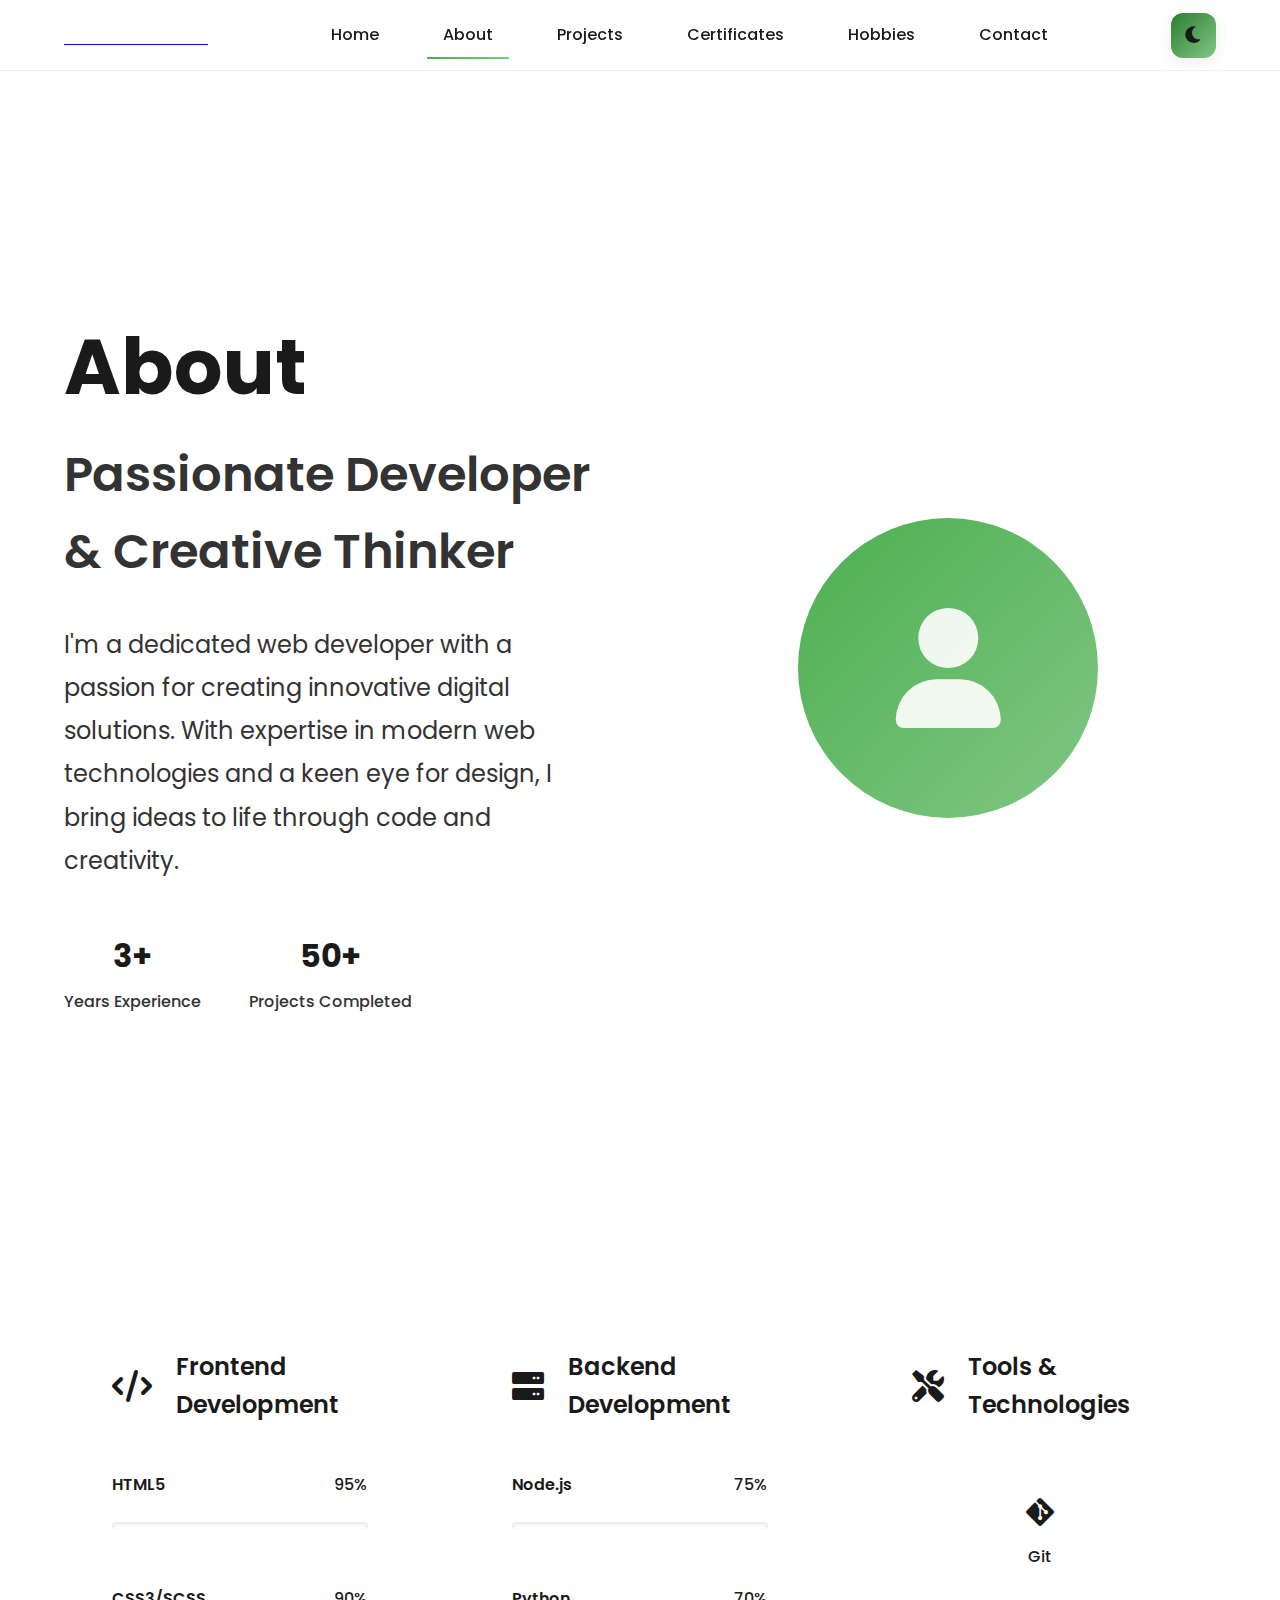
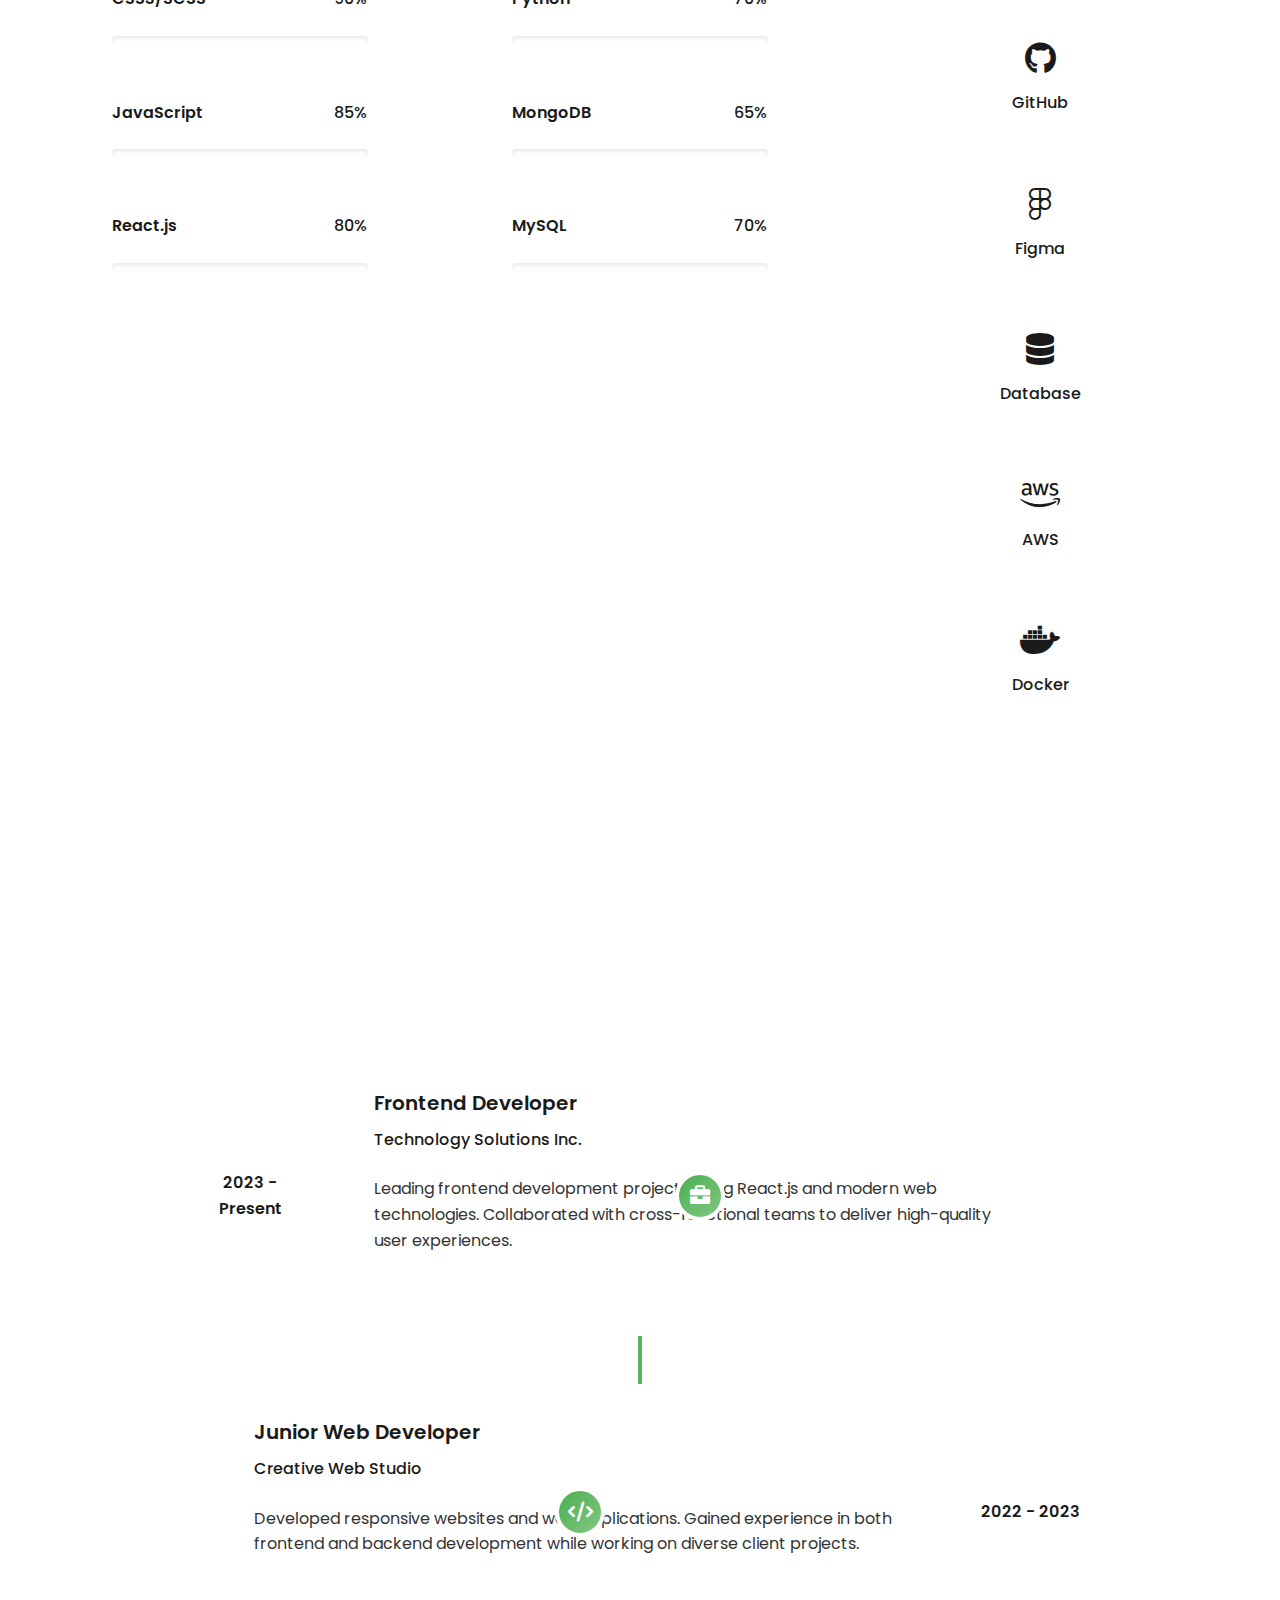
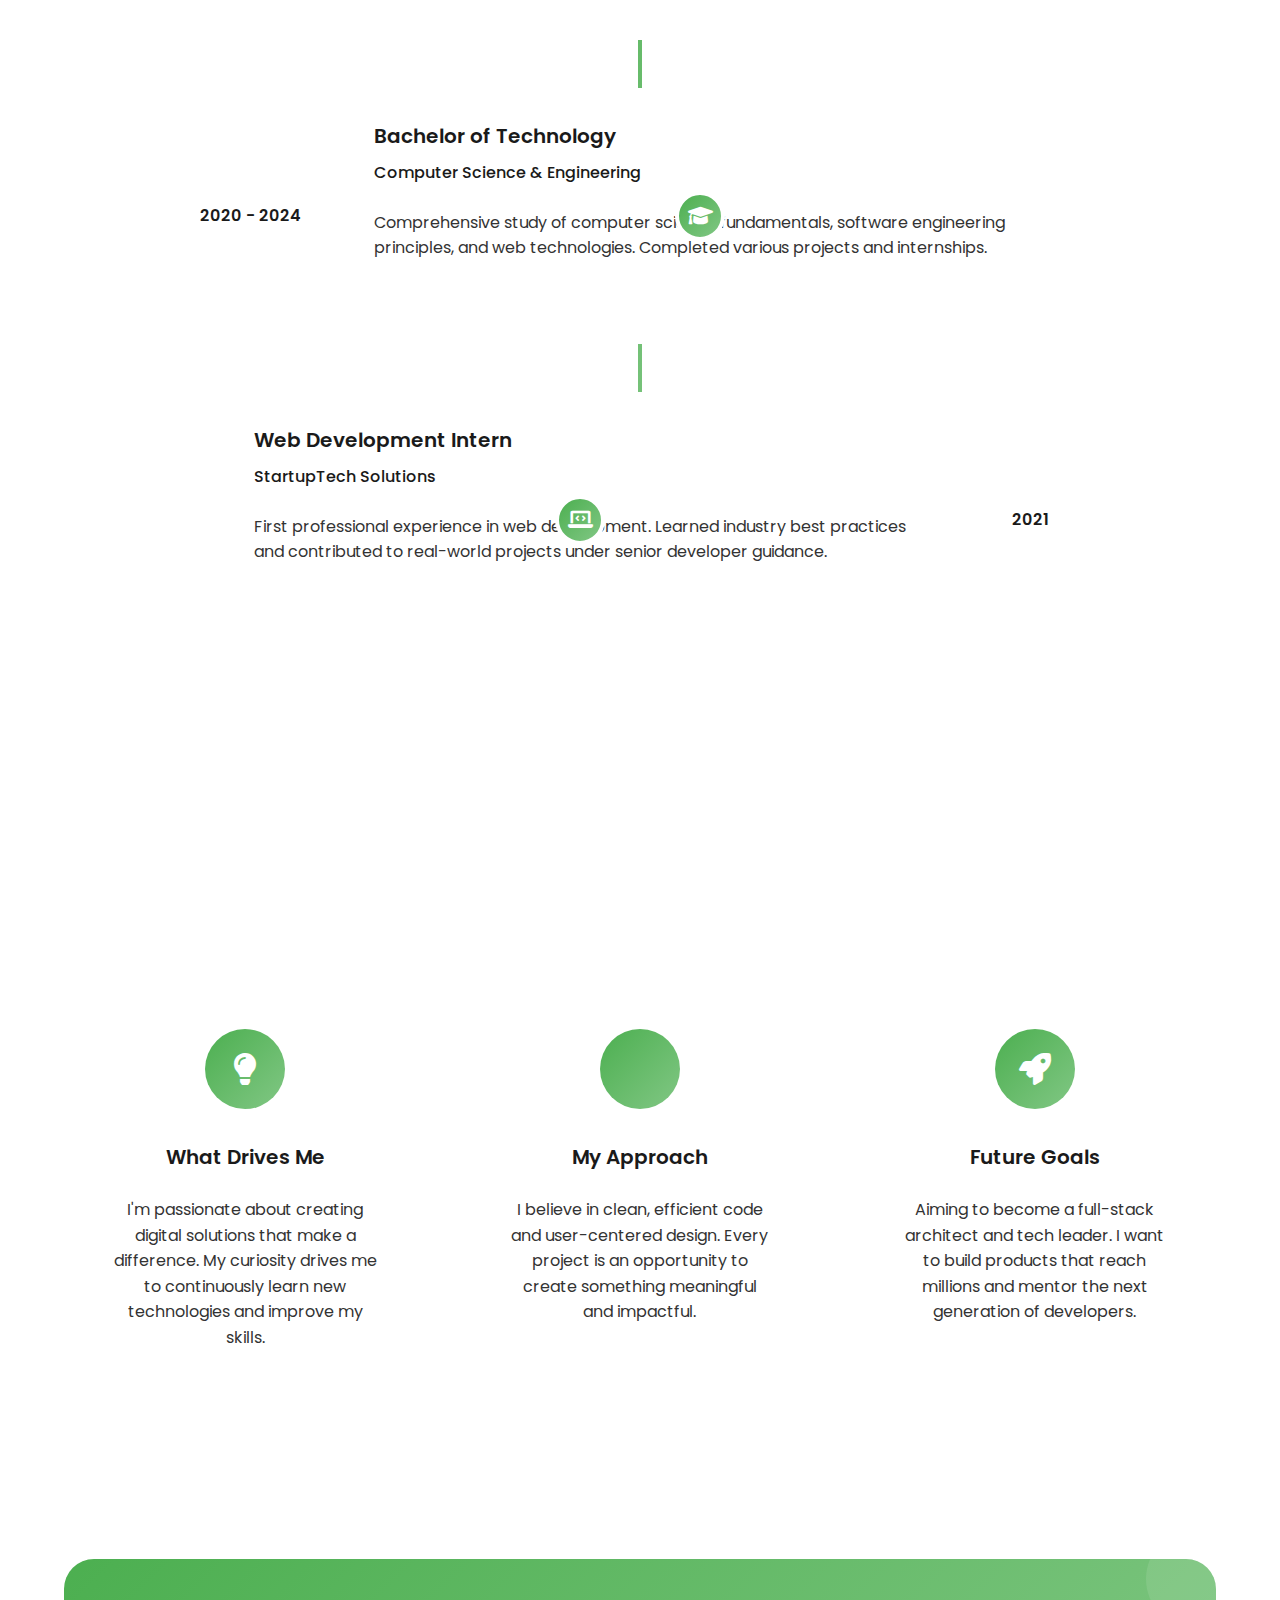
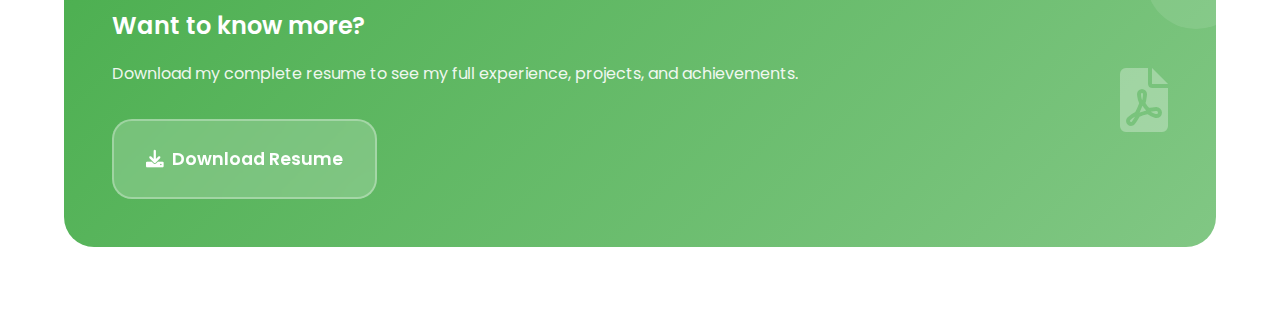
<file: about.html>
<!DOCTYPE html>
<html lang="en">
<head>
    <meta charset="UTF-8">
    <meta name="viewport" content="width=device-width, initial-scale=1.0">
    <title>About Me - Portfolio</title>
    <link rel="stylesheet" href="styles/main.css">
    <link rel="stylesheet" href="styles/about.css">
    <link rel="stylesheet" href="https://cdnjs.cloudflare.com/ajax/libs/font-awesome/6.0.0/css/all.min.css">
    <link href="https://fonts.googleapis.com/css2?family=Poppins:wght@300;400;500;600;700&display=swap" rel="stylesheet">
</head>
<body>
    <div class="particles" id="particles"></div>
    
    <!-- Navigation -->
    <nav class="navbar">
        <div class="nav-container">
            <div class="nav-logo">
                <a href="index.html">
                    <span class="logo-text">&lt;Portfolio/&gt;</span>
                </a>
            </div>
            <ul class="nav-menu">
                <li><a href="index.html" class="nav-link">Home</a></li>
                <li><a href="about.html" class="nav-link active">About</a></li>
                <li><a href="projects.html" class="nav-link">Projects</a></li>
                <li><a href="certificates.html" class="nav-link">Certificates</a></li>
                <li><a href="hobbies.html" class="nav-link">Hobbies</a></li>
                <li><a href="contact.html" class="nav-link">Contact</a></li>
            </ul>
            <div class="nav-toggle">
                <span class="bar"></span>
                <span class="bar"></span>
                <span class="bar"></span>
            </div>
            <div class="theme-toggle" id="theme-toggle">
                <i class="fas fa-moon"></i>
            </div>
        </div>
    </nav>

    <main class="main-content">
        <!-- Hero Section -->
        <section class="about-hero">
            <div class="container">
                <div class="about-hero-content">
                    <div class="hero-text">
                        <h1>About <span class="highlight">Me</span></h1>
                        <p class="hero-subtitle">Passionate Developer & Creative Thinker</p>
                        <p class="hero-description">
                            I'm a dedicated web developer with a passion for creating innovative digital solutions. 
                            With expertise in modern web technologies and a keen eye for design, I bring ideas to life 
                            through code and creativity.
                        </p>
                        <div class="hero-stats">
                            <div class="stat">
                                <span class="stat-number">3+</span>
                                <span class="stat-label">Years Experience</span>
                            </div>
                            <div class="stat">
                                <span class="stat-number">50+</span>
                                <span class="stat-label">Projects Completed</span>
                            </div>
                        </div>
                    </div>
                    <div class="hero-image">
                        <div class="profile-image-container">
                            <!-- Replace with your actual photo -->
                            <div class="profile-image">
                                <i class="fas fa-user"></i>
                            </div>
                            <div class="image-decoration">
                                <div class="decoration-item"></div>
                                <div class="decoration-item"></div>
                                <div class="decoration-item"></div>
                            </div>
                        </div>
                    </div>
                </div>
            </div>
        </section>

        <!-- Skills Section -->
        <section class="skills-section">
            <div class="container">
                <h2 class="section-title">Technical Skills</h2>
                <div class="skills-grid">
                    <div class="skill-category">
                        <div class="category-header">
                            <i class="fas fa-code"></i>
                            <h3>Frontend Development</h3>
                        </div>
                        <div class="skills-list">
                            <div class="skill-item">
                                <div class="skill-info">
                                    <span class="skill-name">HTML5</span>
                                    <span class="skill-percent">95%</span>
                                </div>
                                <div class="skill-bar">
                                    <div class="skill-progress" data-percent="95"></div>
                                </div>
                            </div>
                            <div class="skill-item">
                                <div class="skill-info">
                                    <span class="skill-name">CSS3/SCSS</span>
                                    <span class="skill-percent">90%</span>
                                </div>
                                <div class="skill-bar">
                                    <div class="skill-progress" data-percent="90"></div>
                                </div>
                            </div>
                            <div class="skill-item">
                                <div class="skill-info">
                                    <span class="skill-name">JavaScript</span>
                                    <span class="skill-percent">85%</span>
                                </div>
                                <div class="skill-bar">
                                    <div class="skill-progress" data-percent="85"></div>
                                </div>
                            </div>
                            <div class="skill-item">
                                <div class="skill-info">
                                    <span class="skill-name">React.js</span>
                                    <span class="skill-percent">80%</span>
                                </div>
                                <div class="skill-bar">
                                    <div class="skill-progress" data-percent="80"></div>
                                </div>
                            </div>
                        </div>
                    </div>

                    <div class="skill-category">
                        <div class="category-header">
                            <i class="fas fa-server"></i>
                            <h3>Backend Development</h3>
                        </div>
                        <div class="skills-list">
                            <div class="skill-item">
                                <div class="skill-info">
                                    <span class="skill-name">Node.js</span>
                                    <span class="skill-percent">75%</span>
                                </div>
                                <div class="skill-bar">
                                    <div class="skill-progress" data-percent="75"></div>
                                </div>
                            </div>
                            <div class="skill-item">
                                <div class="skill-info">
                                    <span class="skill-name">Python</span>
                                    <span class="skill-percent">70%</span>
                                </div>
                                <div class="skill-bar">
                                    <div class="skill-progress" data-percent="70"></div>
                                </div>
                            </div>
                            <div class="skill-item">
                                <div class="skill-info">
                                    <span class="skill-name">MongoDB</span>
                                    <span class="skill-percent">65%</span>
                                </div>
                                <div class="skill-bar">
                                    <div class="skill-progress" data-percent="65"></div>
                                </div>
                            </div>
                            <div class="skill-item">
                                <div class="skill-info">
                                    <span class="skill-name">MySQL</span>
                                    <span class="skill-percent">70%</span>
                                </div>
                                <div class="skill-bar">
                                    <div class="skill-progress" data-percent="70"></div>
                                </div>
                            </div>
                        </div>
                    </div>

                    <div class="skill-category">
                        <div class="category-header">
                            <i class="fas fa-tools"></i>
                            <h3>Tools & Technologies</h3>
                        </div>
                        <div class="tools-grid">
                            <div class="tool-item">
                                <i class="fab fa-git-alt"></i>
                                <span>Git</span>
                            </div>
                            <div class="tool-item">
                                <i class="fab fa-github"></i>
                                <span>GitHub</span>
                            </div>
                            <div class="tool-item">
                                <i class="fab fa-figma"></i>
                                <span>Figma</span>
                            </div>
                            <div class="tool-item">
                                <i class="fas fa-database"></i>
                                <span>Database</span>
                            </div>
                            <div class="tool-item">
                                <i class="fab fa-aws"></i>
                                <span>AWS</span>
                            </div>
                            <div class="tool-item">
                                <i class="fab fa-docker"></i>
                                <span>Docker</span>
                            </div>
                        </div>
                    </div>
                </div>
            </div>
        </section>

        <!-- Experience Section -->
        <section class="experience-section">
            <div class="container">
                <h2 class="section-title">Experience & Education</h2>
                <div class="timeline-container">
                    <div class="timeline">
                        <div class="timeline-item">
                            <div class="timeline-date">2023 - Present</div>
                            <div class="timeline-content">
                                <div class="timeline-icon">
                                    <i class="fas fa-briefcase"></i>
                                </div>
                                <h3>Frontend Developer</h3>
                                <h4>Technology Solutions Inc.</h4>
                                <p>Leading frontend development projects using React.js and modern web technologies. 
                                   Collaborated with cross-functional teams to deliver high-quality user experiences.</p>
                                <div class="timeline-skills">
                                    <span class="skill-tag">React</span>
                                    <span class="skill-tag">TypeScript</span>
                                    <span class="skill-tag">Tailwind CSS</span>
                                </div>
                            </div>
                        </div>

                        <div class="timeline-item">
                            <div class="timeline-date">2022 - 2023</div>
                            <div class="timeline-content">
                                <div class="timeline-icon">
                                    <i class="fas fa-code"></i>
                                </div>
                                <h3>Junior Web Developer</h3>
                                <h4>Creative Web Studio</h4>
                                <p>Developed responsive websites and web applications. Gained experience in both 
                                   frontend and backend development while working on diverse client projects.</p>
                                <div class="timeline-skills">
                                    <span class="skill-tag">HTML/CSS</span>
                                    <span class="skill-tag">JavaScript</span>
                                    <span class="skill-tag">PHP</span>
                                </div>
                            </div>
                        </div>

                        <div class="timeline-item">
                            <div class="timeline-date">2020 - 2024</div>
                            <div class="timeline-content">
                                <div class="timeline-icon">
                                    <i class="fas fa-graduation-cap"></i>
                                </div>
                                <h3>Bachelor of Technology</h3>
                                <h4>Computer Science & Engineering</h4>
                                <p>Comprehensive study of computer science fundamentals, software engineering principles, 
                                   and web technologies. Completed various projects and internships.</p>
                                <div class="timeline-skills">
                                    <span class="skill-tag">Data Structures</span>
                                    <span class="skill-tag">Algorithms</span>
                                    <span class="skill-tag">Web Development</span>
                                </div>
                            </div>
                        </div>

                        <div class="timeline-item">
                            <div class="timeline-date">2021</div>
                            <div class="timeline-content">
                                <div class="timeline-icon">
                                    <i class="fas fa-laptop-code"></i>
                                </div>
                                <h3>Web Development Intern</h3>
                                <h4>StartupTech Solutions</h4>
                                <p>First professional experience in web development. Learned industry best practices 
                                   and contributed to real-world projects under senior developer guidance.</p>
                                <div class="timeline-skills">
                                    <span class="skill-tag">HTML</span>
                                    <span class="skill-tag">CSS</span>
                                    <span class="skill-tag">JavaScript</span>
                                </div>
                            </div>
                        </div>
                    </div>
                </div>
            </div>
        </section>

        <!-- Personal Info Section -->
        <section class="personal-info">
            <div class="container">
                <h2 class="section-title">More About Me</h2>
                <div class="info-grid">
                    <div class="info-card">
                        <div class="card-icon">
                            <i class="fas fa-lightbulb"></i>
                        </div>
                        <h3>What Drives Me</h3>
                        <p>I'm passionate about creating digital solutions that make a difference. 
                           My curiosity drives me to continuously learn new technologies and improve my skills.</p>
                    </div>
                    <div class="info-card">
                        <div class="card-icon">
                            <i class="fas fa-target"></i>
                        </div>
                        <h3>My Approach</h3>
                        <p>I believe in clean, efficient code and user-centered design. Every project is an 
                           opportunity to create something meaningful and impactful.</p>
                    </div>
                    <div class="info-card">
                        <div class="card-icon">
                            <i class="fas fa-rocket"></i>
                        </div>
                        <h3>Future Goals</h3>
                        <p>Aiming to become a full-stack architect and tech leader. I want to build products 
                           that reach millions and mentor the next generation of developers.</p>
                    </div>
                </div>
            </div>
        </section>

        <!-- Download Resume -->
        <section class="resume-download">
            <div class="container">
                <div class="download-card">
                    <div class="download-content">
                        <h3>Want to know more?</h3>
                        <p>Download my complete resume to see my full experience, projects, and achievements.</p>
                        <a href="#" class="btn btn-primary download-btn">
                            <i class="fas fa-download"></i>
                            Download Resume
                        </a>
                    </div>
                    <div class="download-icon">
                        <i class="fas fa-file-pdf"></i>
                    </div>
                </div>
            </div>
        </section>
    </main>

    <script src="scripts/main.js"></script>
    <script>
        // Initialize skill bar animations
        document.addEventListener('DOMContentLoaded', function() {
            const skillObserver = new IntersectionObserver((entries) => {
                entries.forEach(entry => {
                    if (entry.isIntersecting) {
                        const progressBar = entry.target.querySelector('.skill-progress');
                        const percent = progressBar.getAttribute('data-percent');
                        progressBar.style.width = percent + '%';
                    }
                });
            }, {
                threshold: 0.5
            });

            document.querySelectorAll('.skill-item').forEach(skill => {
                skillObserver.observe(skill);
            });

            // Set active nav link
            document.querySelector('.nav-link[href="about.html"]').classList.add('active');
        });
    </script>
</body>
</html>
</file>
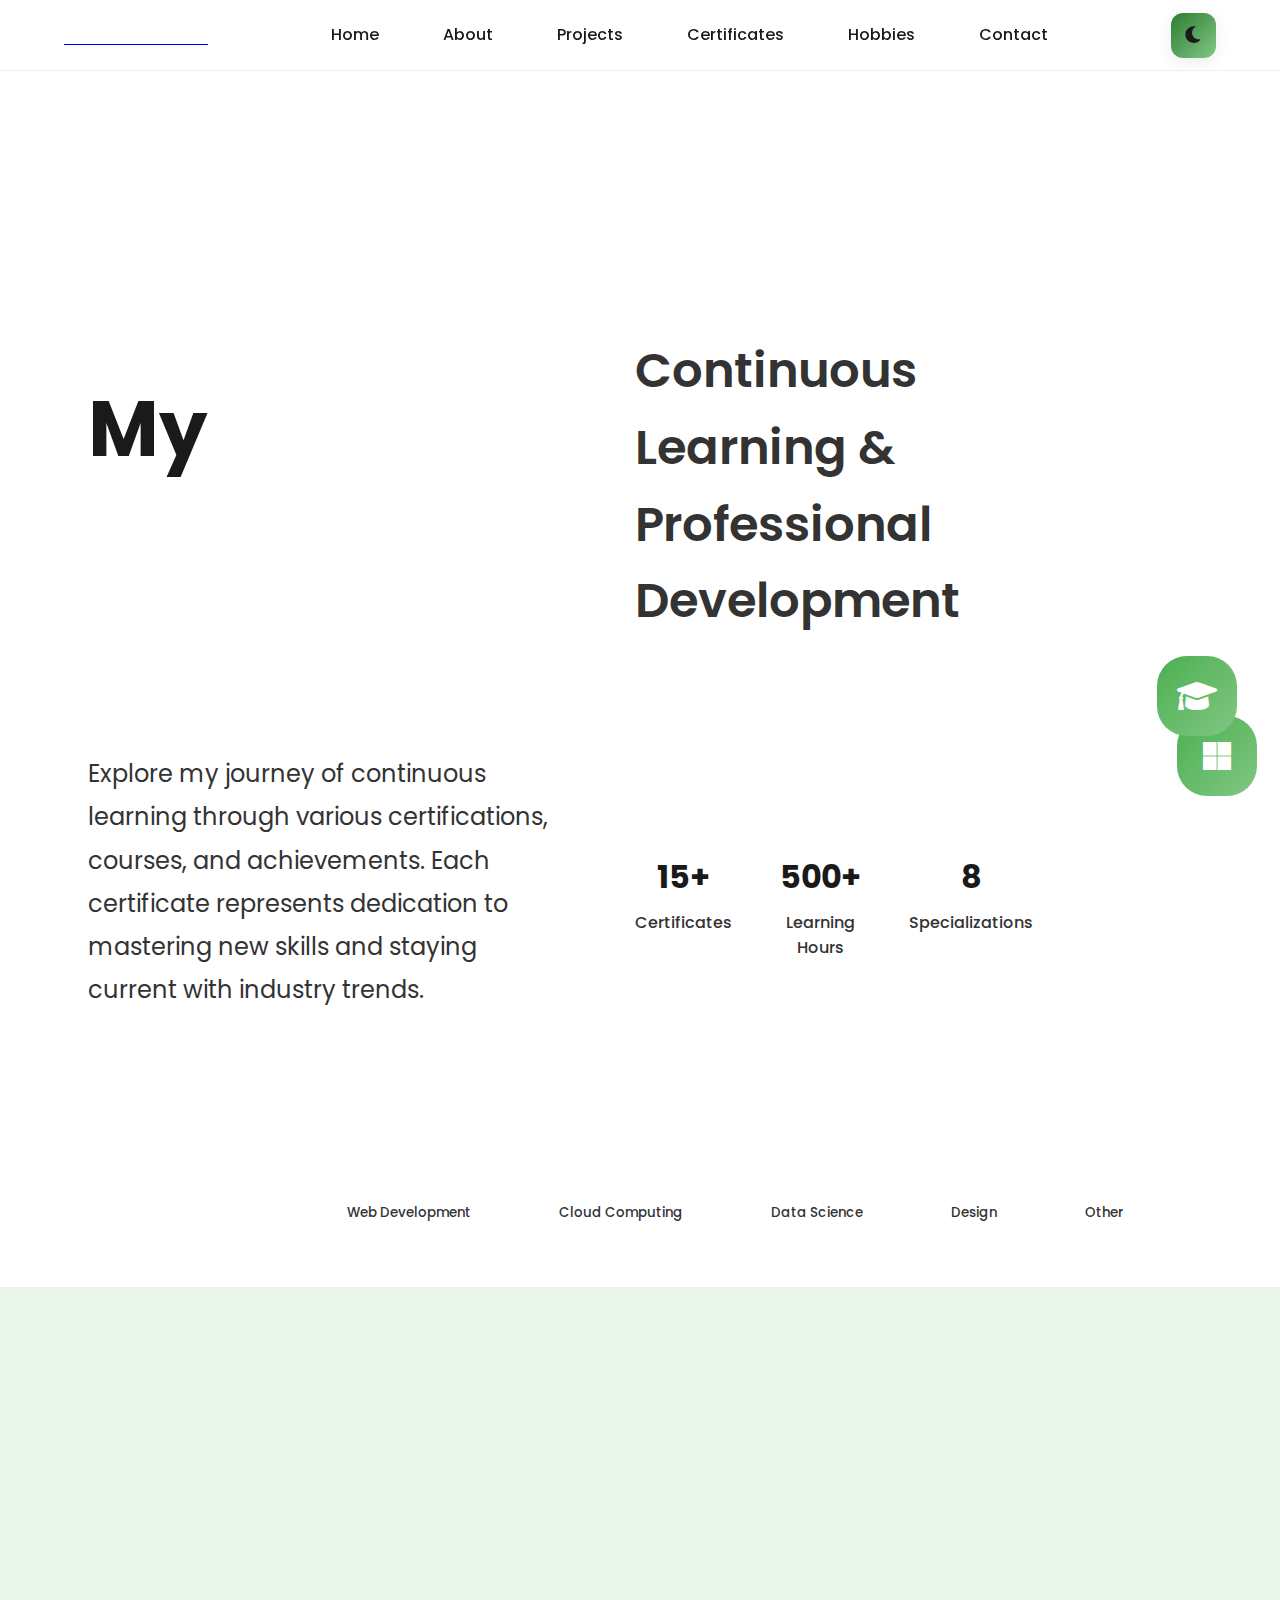
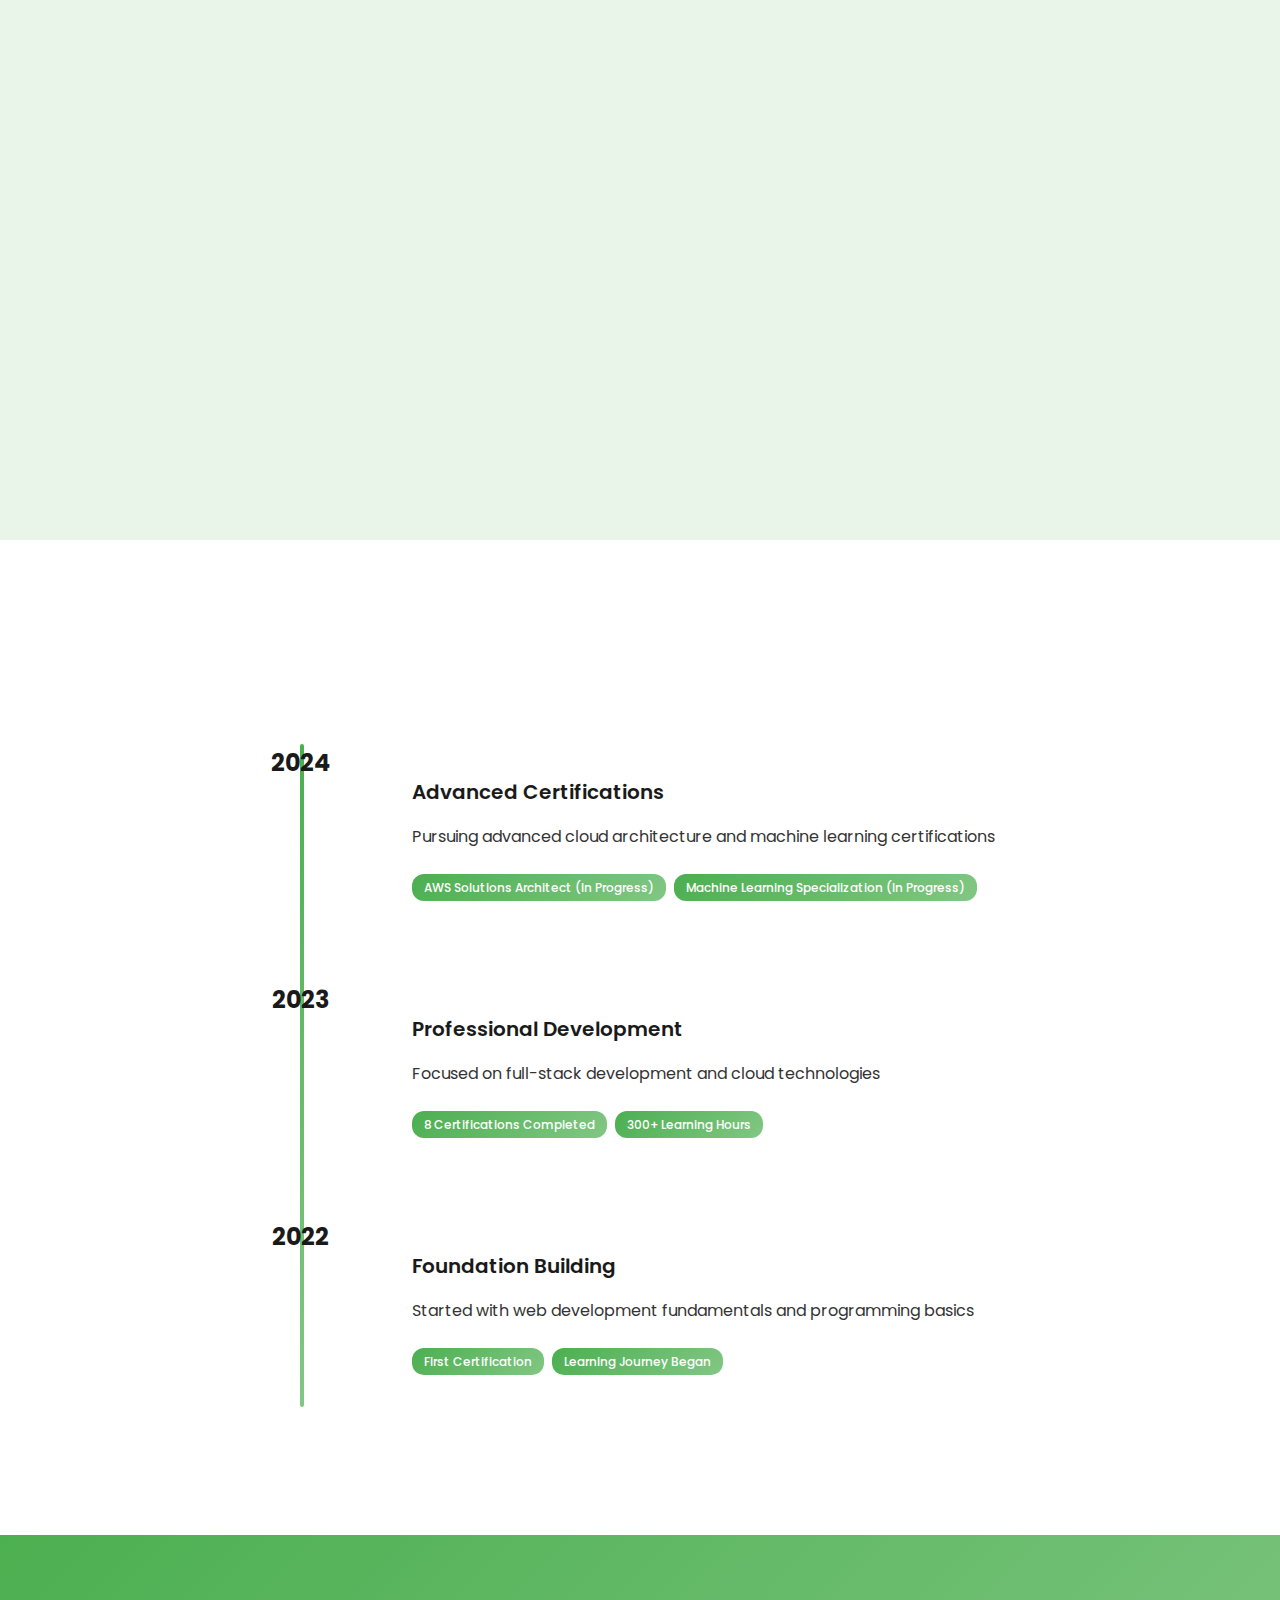
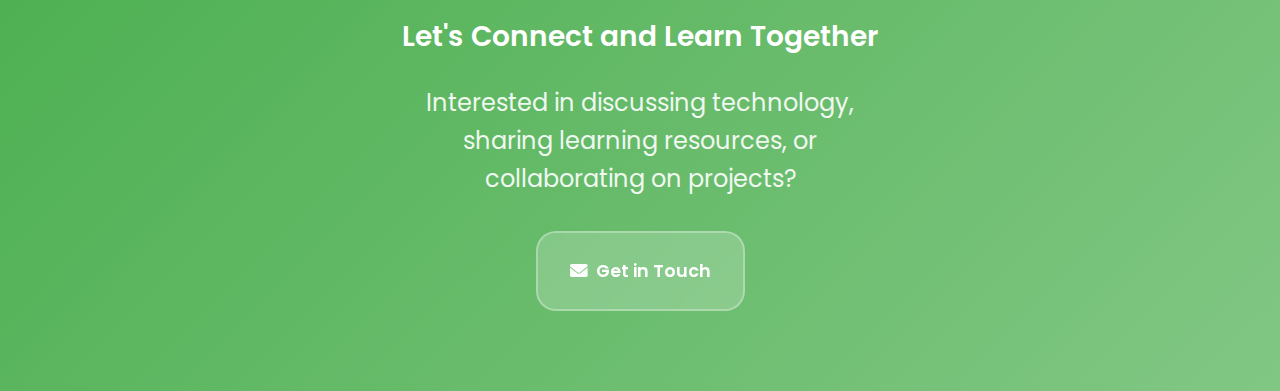
<file: certificates.html>
<!DOCTYPE html>
<html lang="en">
<head>
    <meta charset="UTF-8">
    <meta name="viewport" content="width=device-width, initial-scale=1.0">
    <title>Certificates - Portfolio</title>
    <link rel="stylesheet" href="styles/main.css">
    <link rel="stylesheet" href="styles/certificates.css">
    <link rel="stylesheet" href="https://cdnjs.cloudflare.com/ajax/libs/font-awesome/6.0.0/css/all.min.css">
    <link href="https://fonts.googleapis.com/css2?family=Poppins:wght@300;400;500;600;700&display=swap" rel="stylesheet">
</head>
<body>
    <div class="particles" id="particles"></div>
    
    <!-- Navigation -->
    <nav class="navbar">
        <div class="nav-container">
            <div class="nav-logo">
                <a href="index.html">
                    <span class="logo-text">&lt;Portfolio/&gt;</span>
                </a>
            </div>
            <ul class="nav-menu">
                <li><a href="index.html" class="nav-link">Home</a></li>
                <li><a href="about.html" class="nav-link">About</a></li>
                <li><a href="projects.html" class="nav-link">Projects</a></li>
                <li><a href="certificates.html" class="nav-link active">Certificates</a></li>
                <li><a href="hobbies.html" class="nav-link">Hobbies</a></li>
                <li><a href="contact.html" class="nav-link">Contact</a></li>
            </ul>
            <div class="nav-toggle">
                <span class="bar"></span>
                <span class="bar"></span>
                <span class="bar"></span>
            </div>
            <div class="theme-toggle" id="theme-toggle">
                <i class="fas fa-moon"></i>
            </div>
        </div>
    </nav>

    <main class="main-content">
        <!-- Hero Section -->
        <section class="certificates-hero">
            <div class="container">
                <div class="hero-content">
                    <h1>My <span class="highlight">Certificates</span></h1>
                    <p class="hero-subtitle">Continuous Learning & Professional Development</p>
                    <p class="hero-description">
                        Explore my journey of continuous learning through various certifications, courses, 
                        and achievements. Each certificate represents dedication to mastering new skills 
                        and staying current with industry trends.
                    </p>
                    <div class="hero-stats">
                        <div class="stat">
                            <div class="stat-number">15+</div>
                            <div class="stat-label">Certificates</div>
                        </div>
                        <div class="stat">
                            <div class="stat-number">500+</div>
                            <div class="stat-label">Learning Hours</div>
                        </div>
                        <div class="stat">
                            <div class="stat-number">8</div>
                            <div class="stat-label">Specializations</div>
                        </div>
                    </div>
                </div>
                <div class="hero-visual">
                    <div class="certificate-showcase">
                        <div class="floating-certificates">
                            <div class="certificate-icon">
                                <i class="fab fa-aws"></i>
                            </div>
                            <div class="certificate-icon">
                                <i class="fab fa-google"></i>
                            </div>
                            <div class="certificate-icon">
                                <i class="fab fa-microsoft"></i>
                            </div>
                            <div class="certificate-icon">
                                <i class="fab fa-react"></i>
                            </div>
                            <div class="certificate-icon">
                                <i class="fas fa-graduation-cap"></i>
                            </div>
                        </div>
                    </div>
                </div>
            </div>
        </section>

        <!-- Filter Section -->
        <section class="filter-section">
            <div class="container">
                <div class="filter-controls">
                    <button class="filter-btn active" data-filter="all">All Certificates</button>
                    <button class="filter-btn" data-filter="web">Web Development</button>
                    <button class="filter-btn" data-filter="cloud">Cloud Computing</button>
                    <button class="filter-btn" data-filter="data">Data Science</button>
                    <button class="filter-btn" data-filter="design">Design</button>
                    <button class="filter-btn" data-filter="other">Other</button>
                </div>
            </div>
        </section>

        <!-- Certificates Grid -->
        <section class="certificates-section">
            <div class="container">
                <h2 class="section-title">Professional Certifications</h2>
                <div class="certificates-grid">
                    <!-- Certificate 1 -->
                    <div class="certificate-card featured" data-category="web">
                        <div class="certificate-header">
                            <div class="certificate-logo">
                                <i class="fab fa-react"></i>
                            </div>
                            <div class="certificate-badge">
                                <span class="badge featured">Featured</span>
                            </div>
                        </div>
                        <div class="certificate-content">
                            <h3>React Developer Certification</h3>
                            <p class="certificate-provider">Meta (Facebook)</p>
                            <p class="certificate-description">
                                Comprehensive certification covering React fundamentals, hooks, state management, 
                                and modern React ecosystem.
                            </p>
                            <div class="certificate-skills">
                                <span class="skill-tag">React.js</span>
                                <span class="skill-tag">Hooks</span>
                                <span class="skill-tag">JSX</span>
                                <span class="skill-tag">Redux</span>
                            </div>
                            <div class="certificate-details">
                                <div class="detail-item">
                                    <i class="fas fa-calendar-alt"></i>
                                    <span>Completed: Dec 2023</span>
                                </div>
                                <div class="detail-item">
                                    <i class="fas fa-check-circle"></i>
                                    <span>Verified</span>
                                </div>
                            </div>
                        </div>
                        <div class="certificate-actions">
                            <a href="#" class="btn btn-primary">
                                <i class="fas fa-external-link-alt"></i>
                                View Certificate
                            </a>
                        </div>
                    </div>

                    <!-- Certificate 2 -->
                    <div class="certificate-card" data-category="cloud">
                        <div class="certificate-header">
                            <div class="certificate-logo">
                                <i class="fab fa-aws"></i>
                            </div>
                        </div>
                        <div class="certificate-content">
                            <h3>AWS Certified Developer</h3>
                            <p class="certificate-provider">Amazon Web Services</p>
                            <p class="certificate-description">
                                Validates expertise in developing and maintaining AWS-based applications with 
                                focus on security, deployment, and debugging.
                            </p>
                            <div class="certificate-skills">
                                <span class="skill-tag">AWS</span>
                                <span class="skill-tag">Lambda</span>
                                <span class="skill-tag">DynamoDB</span>
                                <span class="skill-tag">S3</span>
                            </div>
                            <div class="certificate-details">
                                <div class="detail-item">
                                    <i class="fas fa-calendar-alt"></i>
                                    <span>Completed: Oct 2023</span>
                                </div>
                                <div class="detail-item">
                                    <i class="fas fa-check-circle"></i>
                                    <span>Verified</span>
                                </div>
                            </div>
                        </div>
                        <div class="certificate-actions">
                            <a href="#" class="btn btn-outline">
                                <i class="fas fa-external-link-alt"></i>
                                View Certificate
                            </a>
                        </div>
                    </div>

                    <!-- Certificate 3 -->
                    <div class="certificate-card" data-category="web">
                        <div class="certificate-header">
                            <div class="certificate-logo">
                                <i class="fab fa-google"></i>
                            </div>
                        </div>
                        <div class="certificate-content">
                            <h3>Google Web Developer Certificate</h3>
                            <p class="certificate-provider">Google Career Certificates</p>
                            <p class="certificate-description">
                                Professional certificate program covering HTML, CSS, JavaScript, React, 
                                and modern web development practices.
                            </p>
                            <div class="certificate-skills">
                                <span class="skill-tag">HTML/CSS</span>
                                <span class="skill-tag">JavaScript</span>
                                <span class="skill-tag">React</span>
                                <span class="skill-tag">Git</span>
                            </div>
                            <div class="certificate-details">
                                <div class="detail-item">
                                    <i class="fas fa-calendar-alt"></i>
                                    <span>Completed: Aug 2023</span>
                                </div>
                                <div class="detail-item">
                                    <i class="fas fa-check-circle"></i>
                                    <span>Verified</span>
                                </div>
                            </div>
                        </div>
                        <div class="certificate-actions">
                            <a href="#" class="btn btn-outline">
                                <i class="fas fa-external-link-alt"></i>
                                View Certificate
                            </a>
                        </div>
                    </div>

                    <!-- Certificate 4 -->
                    <div class="certificate-card" data-category="data">
                        <div class="certificate-header">
                            <div class="certificate-logo">
                                <i class="fab fa-python"></i>
                            </div>
                        </div>
                        <div class="certificate-content">
                            <h3>Python for Data Science</h3>
                            <p class="certificate-provider">IBM</p>
                            <p class="certificate-description">
                                Comprehensive course covering Python programming for data analysis, 
                                visualization, and machine learning applications.
                            </p>
                            <div class="certificate-skills">
                                <span class="skill-tag">Python</span>
                                <span class="skill-tag">Pandas</span>
                                <span class="skill-tag">NumPy</span>
                                <span class="skill-tag">Matplotlib</span>
                            </div>
                            <div class="certificate-details">
                                <div class="detail-item">
                                    <i class="fas fa-calendar-alt"></i>
                                    <span>Completed: Jun 2023</span>
                                </div>
                                <div class="detail-item">
                                    <i class="fas fa-check-circle"></i>
                                    <span>Verified</span>
                                </div>
                            </div>
                        </div>
                        <div class="certificate-actions">
                            <a href="#" class="btn btn-outline">
                                <i class="fas fa-external-link-alt"></i>
                                View Certificate
                            </a>
                        </div>
                    </div>

                    <!-- Certificate 5 -->
                    <div class="certificate-card" data-category="design">
                        <div class="certificate-header">
                            <div class="certificate-logo">
                                <i class="fab fa-figma"></i>
                            </div>
                        </div>
                        <div class="certificate-content">
                            <h3>UI/UX Design Fundamentals</h3>
                            <p class="certificate-provider">Adobe Creative Cloud</p>
                            <p class="certificate-description">
                                Certification in user interface and user experience design principles, 
                                prototyping, and design systems.
                            </p>
                            <div class="certificate-skills">
                                <span class="skill-tag">Figma</span>
                                <span class="skill-tag">Adobe XD</span>
                                <span class="skill-tag">Prototyping</span>
                                <span class="skill-tag">Design Systems</span>
                            </div>
                            <div class="certificate-details">
                                <div class="detail-item">
                                    <i class="fas fa-calendar-alt"></i>
                                    <span>Completed: May 2023</span>
                                </div>
                                <div class="detail-item">
                                    <i class="fas fa-check-circle"></i>
                                    <span>Verified</span>
                                </div>
                            </div>
                        </div>
                        <div class="certificate-actions">
                            <a href="#" class="btn btn-outline">
                                <i class="fas fa-external-link-alt"></i>
                                View Certificate
                            </a>
                        </div>
                    </div>

                    <!-- Certificate 6 -->
                    <div class="certificate-card" data-category="web">
                        <div class="certificate-header">
                            <div class="certificate-logo">
                                <i class="fab fa-js-square"></i>
                            </div>
                        </div>
                        <div class="certificate-content">
                            <h3>JavaScript Algorithms & Data Structures</h3>
                            <p class="certificate-provider">freeCodeCamp</p>
                            <p class="certificate-description">
                                In-depth certification covering JavaScript ES6+, algorithms, data structures, 
                                and functional programming concepts.
                            </p>
                            <div class="certificate-skills">
                                <span class="skill-tag">JavaScript</span>
                                <span class="skill-tag">ES6+</span>
                                <span class="skill-tag">Algorithms</span>
                                <span class="skill-tag">Data Structures</span>
                            </div>
                            <div class="certificate-details">
                                <div class="detail-item">
                                    <i class="fas fa-calendar-alt"></i>
                                    <span>Completed: Mar 2023</span>
                                </div>
                                <div class="detail-item">
                                    <i class="fas fa-check-circle"></i>
                                    <span>Verified</span>
                                </div>
                            </div>
                        </div>
                        <div class="certificate-actions">
                            <a href="#" class="btn btn-outline">
                                <i class="fas fa-external-link-alt"></i>
                                View Certificate
                            </a>
                        </div>
                    </div>

                    <!-- Certificate 7 -->
                    <div class="certificate-card" data-category="cloud">
                        <div class="certificate-header">
                            <div class="certificate-logo">
                                <i class="fab fa-microsoft"></i>
                            </div>
                        </div>
                        <div class="certificate-content">
                            <h3>Azure Fundamentals</h3>
                            <p class="certificate-provider">Microsoft</p>
                            <p class="certificate-description">
                                Foundation knowledge of cloud services and how they are provided with 
                                Microsoft Azure platform.
                            </p>
                            <div class="certificate-skills">
                                <span class="skill-tag">Azure</span>
                                <span class="skill-tag">Cloud Computing</span>
                                <span class="skill-tag">Virtual Machines</span>
                                <span class="skill-tag">Storage</span>
                            </div>
                            <div class="certificate-details">
                                <div class="detail-item">
                                    <i class="fas fa-calendar-alt"></i>
                                    <span>Completed: Feb 2023</span>
                                </div>
                                <div class="detail-item">
                                    <i class="fas fa-check-circle"></i>
                                    <span>Verified</span>
                                </div>
                            </div>
                        </div>
                        <div class="certificate-actions">
                            <a href="#" class="btn btn-outline">
                                <i class="fas fa-external-link-alt"></i>
                                View Certificate
                            </a>
                        </div>
                    </div>

                    <!-- Certificate 8 -->
                    <div class="certificate-card" data-category="other">
                        <div class="certificate-header">
                            <div class="certificate-logo">
                                <i class="fas fa-shield-alt"></i>
                            </div>
                        </div>
                        <div class="certificate-content">
                            <h3>Cybersecurity Fundamentals</h3>
                            <p class="certificate-provider">Cisco Networking Academy</p>
                            <p class="certificate-description">
                                Essential cybersecurity principles, threat detection, risk assessment, 
                                and security best practices.
                            </p>
                            <div class="certificate-skills">
                                <span class="skill-tag">Security</span>
                                <span class="skill-tag">Risk Assessment</span>
                                <span class="skill-tag">Network Security</span>
                                <span class="skill-tag">Encryption</span>
                            </div>
                            <div class="certificate-details">
                                <div class="detail-item">
                                    <i class="fas fa-calendar-alt"></i>
                                    <span>Completed: Jan 2023</span>
                                </div>
                                <div class="detail-item">
                                    <i class="fas fa-check-circle"></i>
                                    <span>Verified</span>
                                </div>
                            </div>
                        </div>
                        <div class="certificate-actions">
                            <a href="#" class="btn btn-outline">
                                <i class="fas fa-external-link-alt"></i>
                                View Certificate
                            </a>
                        </div>
                    </div>
                </div>
            </div>
        </section>

        <!-- Achievement Timeline -->
        <section class="achievement-timeline">
            <div class="container">
                <h2 class="section-title">Learning Journey</h2>
                <div class="timeline">
                    <div class="timeline-item">
                        <div class="timeline-year">2024</div>
                        <div class="timeline-content">
                            <h3>Advanced Certifications</h3>
                            <p>Pursuing advanced cloud architecture and machine learning certifications</p>
                            <div class="timeline-achievements">
                                <span class="achievement-badge">AWS Solutions Architect (In Progress)</span>
                                <span class="achievement-badge">Machine Learning Specialization (In Progress)</span>
                            </div>
                        </div>
                    </div>
                    <div class="timeline-item">
                        <div class="timeline-year">2023</div>
                        <div class="timeline-content">
                            <h3>Professional Development</h3>
                            <p>Focused on full-stack development and cloud technologies</p>
                            <div class="timeline-achievements">
                                <span class="achievement-badge">8 Certifications Completed</span>
                                <span class="achievement-badge">300+ Learning Hours</span>
                            </div>
                        </div>
                    </div>
                    <div class="timeline-item">
                        <div class="timeline-year">2022</div>
                        <div class="timeline-content">
                            <h3>Foundation Building</h3>
                            <p>Started with web development fundamentals and programming basics</p>
                            <div class="timeline-achievements">
                                <span class="achievement-badge">First Certification</span>
                                <span class="achievement-badge">Learning Journey Began</span>
                            </div>
                        </div>
                    </div>
                </div>
            </div>
        </section>

        <!-- Call to Action -->
        <section class="cta-section">
            <div class="container">
                <div class="cta-content">
                    <h3>Let's Connect and Learn Together</h3>
                    <p>Interested in discussing technology, sharing learning resources, or collaborating on projects?</p>
                    <a href="contact.html" class="btn btn-primary">
                        <i class="fas fa-envelope"></i>
                        Get in Touch
                    </a>
                </div>
            </div>
        </section>
    </main>

    <script src="scripts/main.js"></script>
    <script>
        // Certificate filtering functionality
        document.addEventListener('DOMContentLoaded', function() {
            const filterButtons = document.querySelectorAll('.filter-btn');
            const certificateCards = document.querySelectorAll('.certificate-card');

            filterButtons.forEach(button => {
                button.addEventListener('click', () => {
                    // Remove active class from all buttons
                    filterButtons.forEach(btn => btn.classList.remove('active'));
                    // Add active class to clicked button
                    button.classList.add('active');

                    const filter = button.getAttribute('data-filter');

                    certificateCards.forEach(card => {
                        if (filter === 'all') {
                            card.style.display = 'block';
                            card.style.animation = 'fadeInUp 0.5s ease-out';
                        } else {
                            const category = card.getAttribute('data-category');
                            if (category === filter) {
                                card.style.display = 'block';
                                card.style.animation = 'fadeInUp 0.5s ease-out';
                            } else {
                                card.style.display = 'none';
                            }
                        }
                    });
                });
            });

            // Set active nav link
            document.querySelector('.nav-link[href="certificates.html"]').classList.add('active');

            // Animate certificate cards on scroll
            const observer = new IntersectionObserver((entries) => {
                entries.forEach((entry, index) => {
                    if (entry.isIntersecting) {
                        setTimeout(() => {
                            entry.target.style.opacity = '1';
                            entry.target.style.transform = 'translateY(0)';
                        }, index * 100);
                    }
                });
            }, {
                threshold: 0.1
            });

            certificateCards.forEach(card => {
                card.style.opacity = '0';
                card.style.transform = 'translateY(30px)';
                card.style.transition = 'all 0.6s ease-out';
                observer.observe(card);
            });

            // Animate floating certificates
            const floatingCertificates = document.querySelectorAll('.certificate-icon');
            floatingCertificates.forEach((icon, index) => {
                icon.style.animationDelay = index * 0.5 + 's';
            });
        });
    </script>
</body>
</html>
</file>
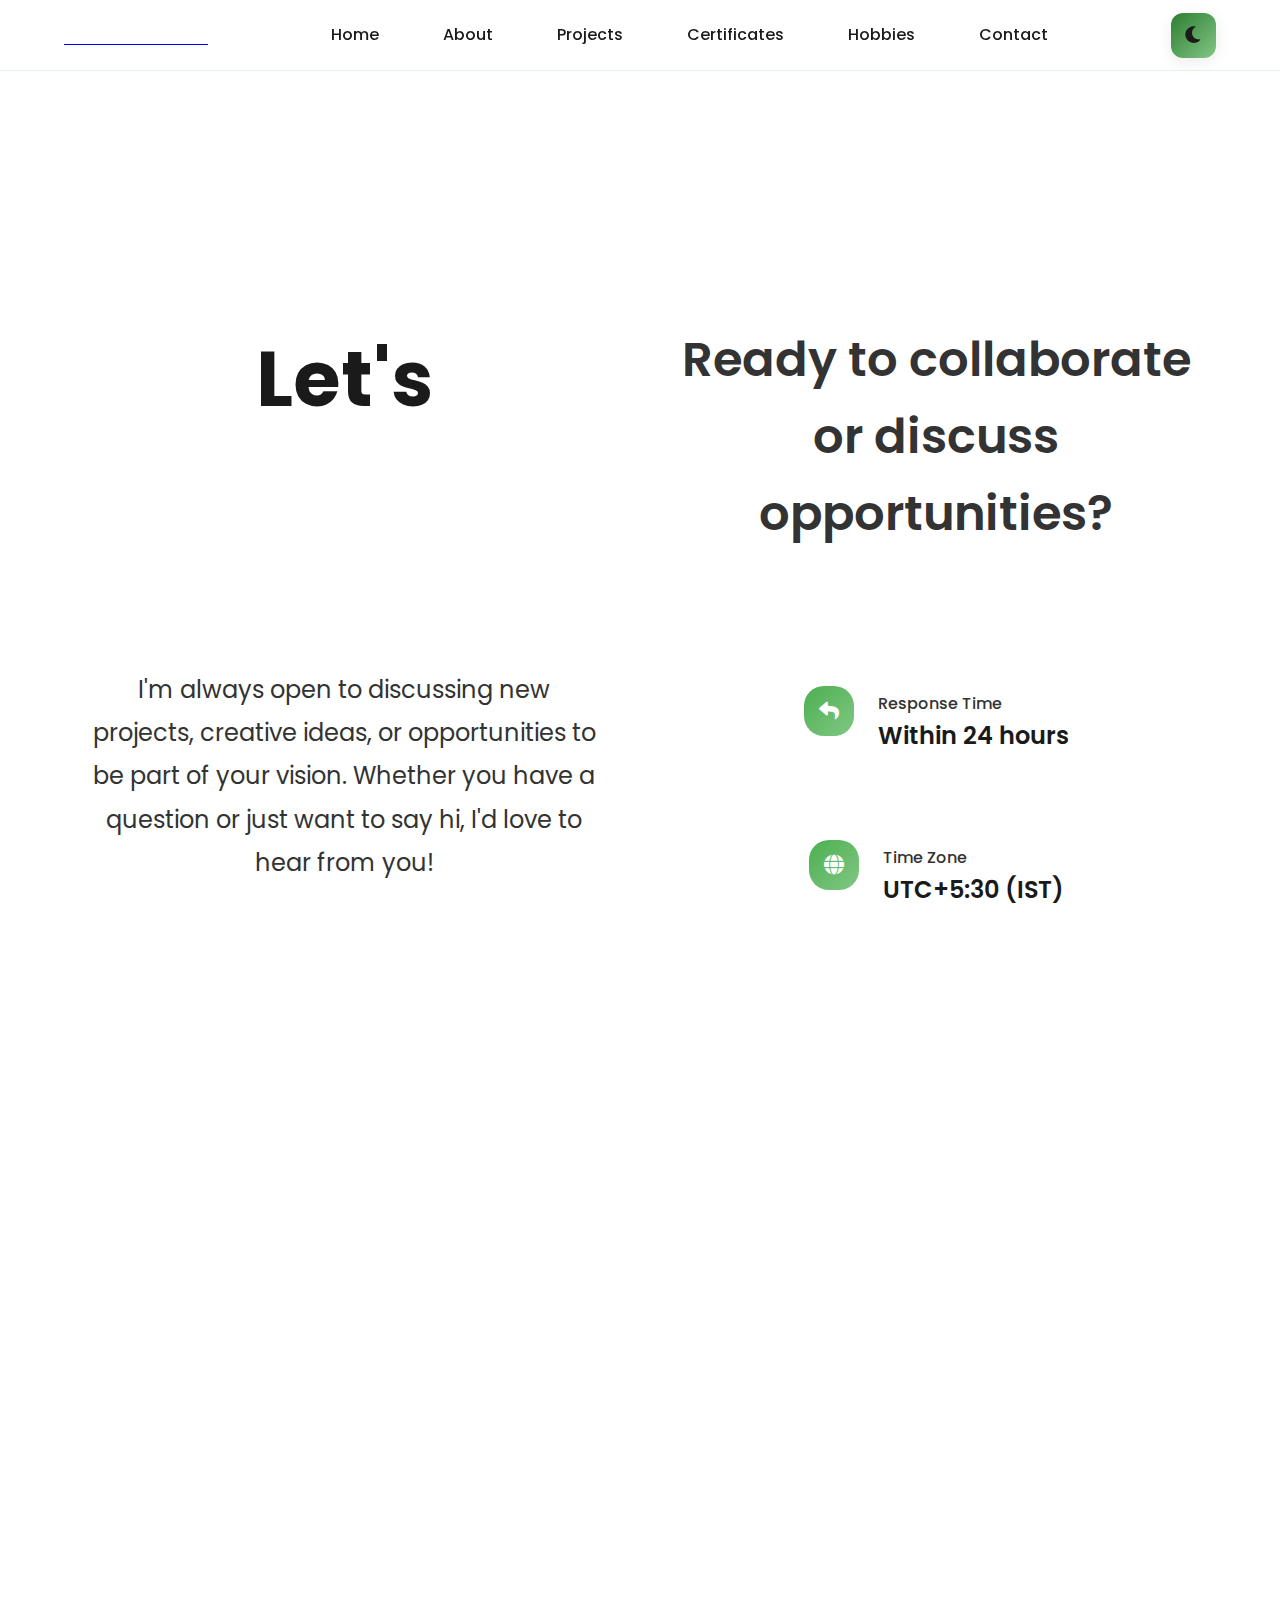
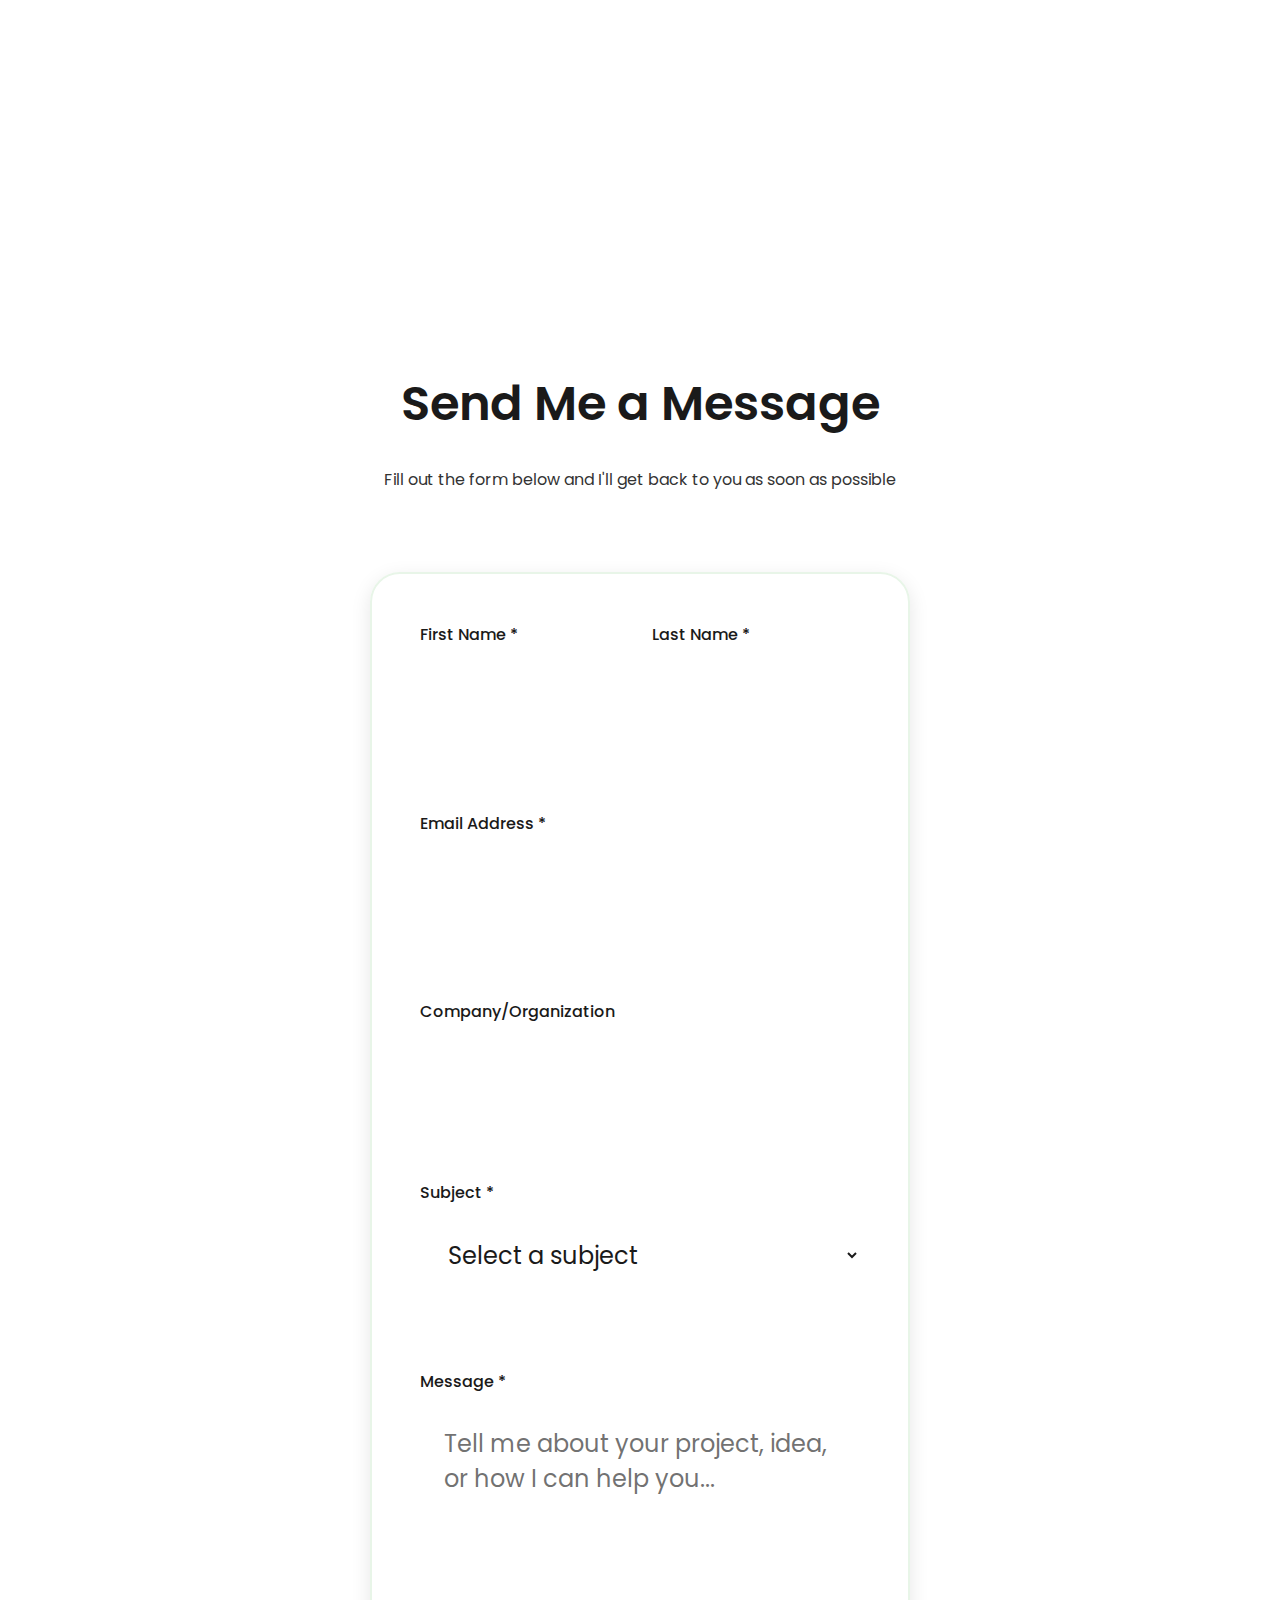
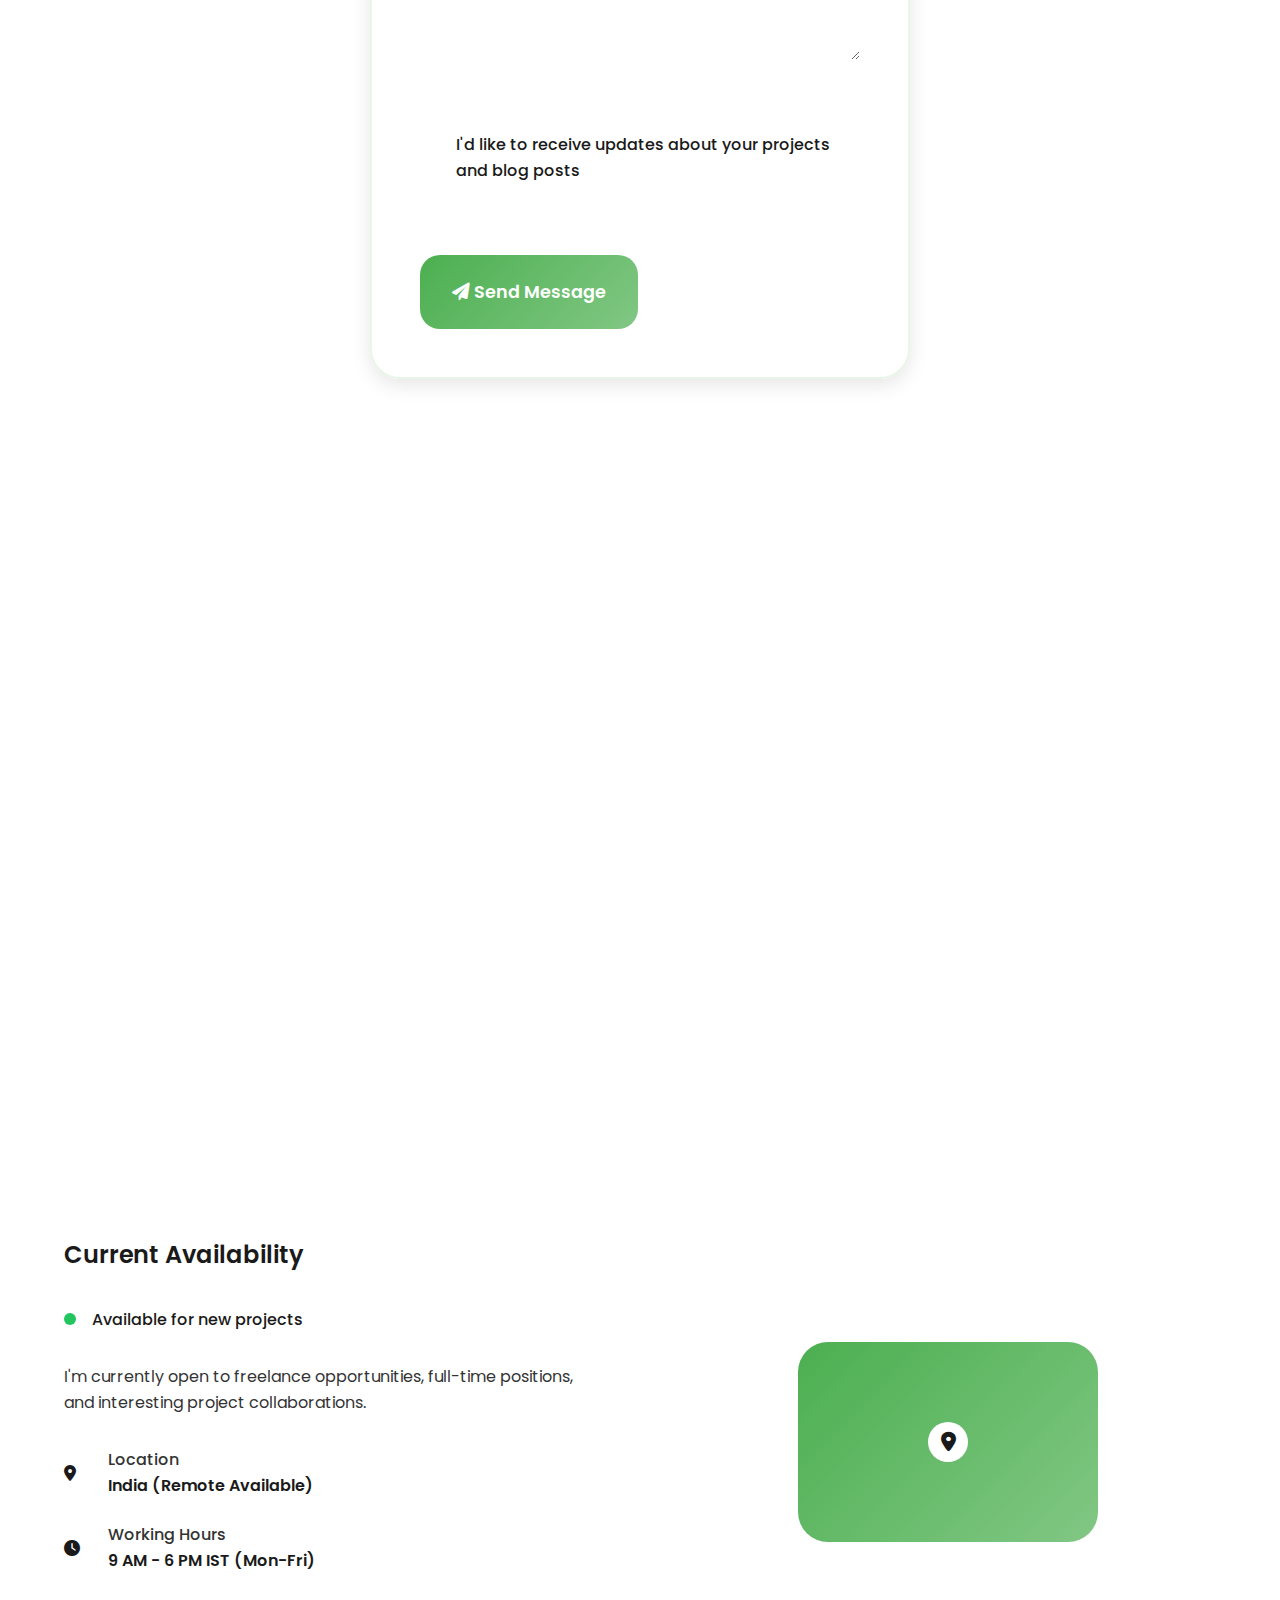
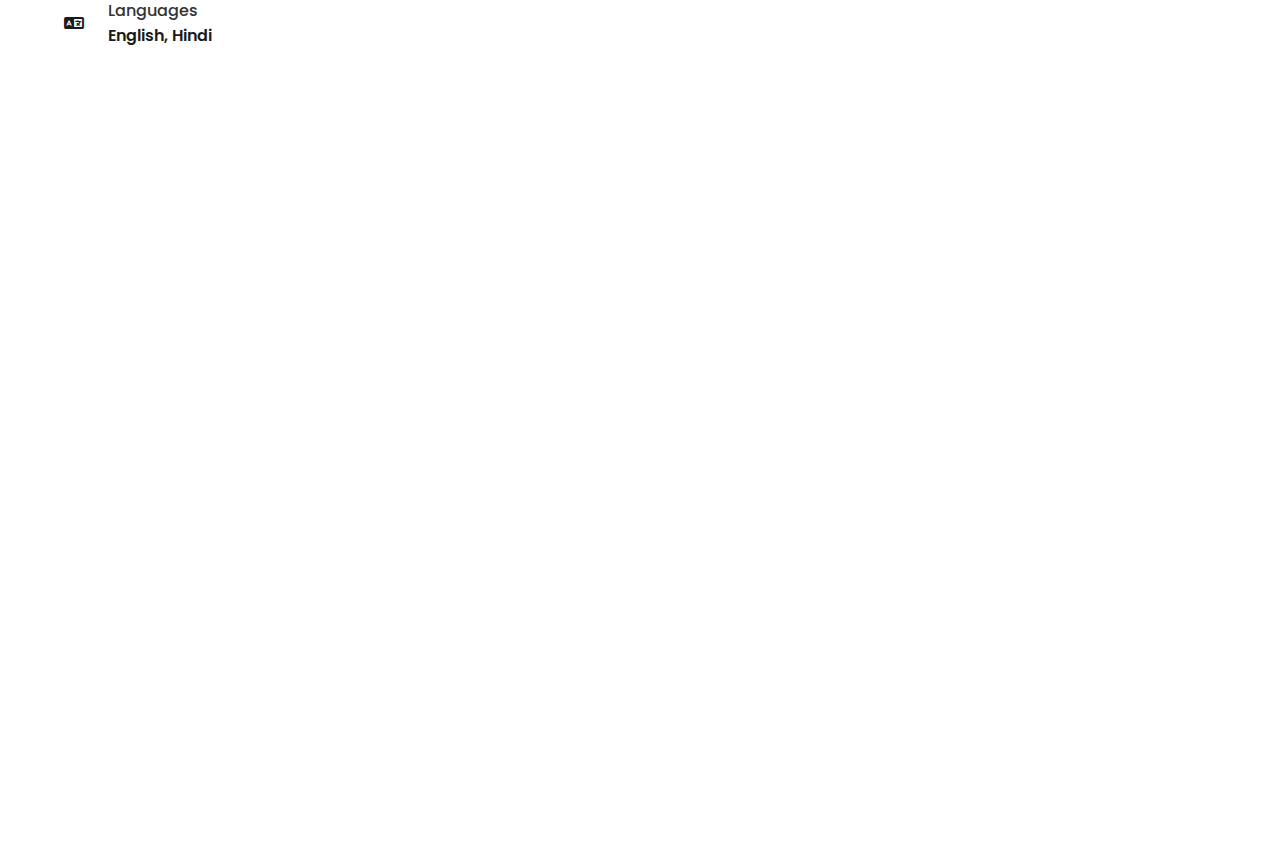
<file: contact.html>
<!DOCTYPE html>
<html lang="en">
<head>
    <meta charset="UTF-8">
    <meta name="viewport" content="width=device-width, initial-scale=1.0">
    <title>Contact - Portfolio</title>
    <link rel="stylesheet" href="styles/main.css">
    <link rel="stylesheet" href="styles/contact.css">
    <link rel="stylesheet" href="https://cdnjs.cloudflare.com/ajax/libs/font-awesome/6.0.0/css/all.min.css">
    <link href="https://fonts.googleapis.com/css2?family=Poppins:wght@300;400;500;600;700&display=swap" rel="stylesheet">
</head>
<body>
    <div class="particles" id="particles"></div>
    
    <!-- Navigation -->
    <nav class="navbar">
        <div class="nav-container">
            <div class="nav-logo">
                <a href="index.html">
                    <span class="logo-text">&lt;Portfolio/&gt;</span>
                </a>
            </div>
            <ul class="nav-menu">
                <li><a href="index.html" class="nav-link">Home</a></li>
                <li><a href="about.html" class="nav-link">About</a></li>
                <li><a href="projects.html" class="nav-link">Projects</a></li>
                <li><a href="certificates.html" class="nav-link">Certificates</a></li>
                <li><a href="hobbies.html" class="nav-link">Hobbies</a></li>
                <li><a href="contact.html" class="nav-link active">Contact</a></li>
            </ul>
            <div class="nav-toggle">
                <span class="bar"></span>
                <span class="bar"></span>
                <span class="bar"></span>
            </div>
            <div class="theme-toggle" id="theme-toggle">
                <i class="fas fa-moon"></i>
            </div>
        </div>
    </nav>

    <main class="main-content">
        <!-- Hero Section -->
        <section class="contact-hero">
            <div class="container">
                <div class="hero-content">
                    <h1>Let's <span class="highlight">Connect</span></h1>
                    <p class="hero-subtitle">Ready to collaborate or discuss opportunities?</p>
                    <p class="hero-description">
                        I'm always open to discussing new projects, creative ideas, or opportunities 
                        to be part of your vision. Whether you have a question or just want to say hi, 
                        I'd love to hear from you!
                    </p>
                    <div class="hero-stats">
                        <div class="stat">
                            <div class="stat-icon">
                                <i class="fas fa-reply"></i>
                            </div>
                            <div class="stat-info">
                                <span class="stat-label">Response Time</span>
                                <span class="stat-value">Within 24 hours</span>
                            </div>
                        </div>
                        <div class="stat">
                            <div class="stat-icon">
                                <i class="fas fa-globe"></i>
                            </div>
                            <div class="stat-info">
                                <span class="stat-label">Time Zone</span>
                                <span class="stat-value">UTC+5:30 (IST)</span>
                            </div>
                        </div>
                    </div>
                </div>
            </div>
        </section>

        <!-- Contact Methods -->
        <section class="contact-methods">
            <div class="container">
                <h2 class="section-title">Get in Touch</h2>
                <div class="contact-grid">
                    <div class="contact-card primary">
                        <div class="card-icon">
                            <i class="fas fa-envelope"></i>
                        </div>
                        <h3>Email Me</h3>
                        <p>Best way to reach me for professional inquiries and collaborations</p>
                        <div class="contact-info">
                            <a href="mailto:your.email@example.com" class="contact-link">
                                your.email@example.com
                            </a>
                        </div>
                        <a href="mailto:your.email@example.com" class="btn btn-primary">
                            <i class="fas fa-envelope"></i>
                            Send Email
                        </a>
                    </div>

                    <div class="contact-card">
                        <div class="card-icon">
                            <i class="fab fa-linkedin"></i>
                        </div>
                        <h3>LinkedIn</h3>
                        <p>Connect with me professionally and see my career journey</p>
                        <div class="contact-info">
                            <a href="https://linkedin.com/in/yourprofile" target="_blank" class="contact-link">
                                linkedin.com/in/yourprofile
                            </a>
                        </div>
                        <a href="https://linkedin.com/in/yourprofile" target="_blank" class="btn btn-outline">
                            <i class="fab fa-linkedin"></i>
                            Connect on LinkedIn
                        </a>
                    </div>

                    <div class="contact-card">
                        <div class="card-icon">
                            <i class="fab fa-github"></i>
                        </div>
                        <h3>GitHub</h3>
                        <p>Check out my code, contribute to projects, or start a discussion</p>
                        <div class="contact-info">
                            <a href="https://github.com/yourusername" target="_blank" class="contact-link">
                                github.com/yourusername
                            </a>
                        </div>
                        <a href="https://github.com/yourusername" target="_blank" class="btn btn-outline">
                            <i class="fab fa-github"></i>
                            Follow on GitHub
                        </a>
                    </div>
                </div>
            </div>
        </section>

        <!-- Contact Form -->
        <section class="contact-form-section">
            <div class="container">
                <div class="form-container">
                    <div class="form-header">
                        <h2>Send Me a Message</h2>
                        <p>Fill out the form below and I'll get back to you as soon as possible</p>
                    </div>
                    
                    <form class="contact-form" id="contactForm">
                        <div class="form-row">
                            <div class="form-group">
                                <label for="firstName">First Name *</label>
                                <input type="text" id="firstName" name="firstName" required>
                                <span class="form-error" id="firstNameError"></span>
                            </div>
                            <div class="form-group">
                                <label for="lastName">Last Name *</label>
                                <input type="text" id="lastName" name="lastName" required>
                                <span class="form-error" id="lastNameError"></span>
                            </div>
                        </div>
                        
                        <div class="form-group">
                            <label for="email">Email Address *</label>
                            <input type="email" id="email" name="email" required>
                            <span class="form-error" id="emailError"></span>
                        </div>
                        
                        <div class="form-group">
                            <label for="company">Company/Organization</label>
                            <input type="text" id="company" name="company">
                        </div>
                        
                        <div class="form-group">
                            <label for="subject">Subject *</label>
                            <select id="subject" name="subject" required>
                                <option value="">Select a subject</option>
                                <option value="collaboration">Project Collaboration</option>
                                <option value="job">Job Opportunity</option>
                                <option value="freelance">Freelance Work</option>
                                <option value="mentorship">Mentorship</option>
                                <option value="speaking">Speaking Engagement</option>
                                <option value="general">General Inquiry</option>
                                <option value="other">Other</option>
                            </select>
                            <span class="form-error" id="subjectError"></span>
                        </div>
                        
                        <div class="form-group">
                            <label for="message">Message *</label>
                            <textarea id="message" name="message" rows="6" required 
                                placeholder="Tell me about your project, idea, or how I can help you..."></textarea>
                            <span class="form-error" id="messageError"></span>
                        </div>
                        
                        <div class="form-group checkbox-group">
                            <label class="checkbox-label">
                                <input type="checkbox" id="newsletter" name="newsletter">
                                <span class="checkmark"></span>
                                I'd like to receive updates about your projects and blog posts
                            </label>
                        </div>
                        
                        <button type="submit" class="btn btn-primary submit-btn">
                            <span class="btn-text">
                                <i class="fas fa-paper-plane"></i>
                                Send Message
                            </span>
                            <span class="btn-loading" style="display: none;">
                                <i class="fas fa-spinner fa-spin"></i>
                                Sending...
                            </span>
                        </button>
                        
                        <div class="form-success" id="formSuccess" style="display: none;">
                            <i class="fas fa-check-circle"></i>
                            <p>Thank you for your message! I'll get back to you soon.</p>
                        </div>
                    </form>
                </div>
            </div>
        </section>

        <!-- Social Media Links -->
        <section class="social-section">
            <div class="container">
                <h2 class="section-title">Follow Me</h2>
                <div class="social-links">
                    <a href="https://linkedin.com/in/yourprofile" target="_blank" class="social-link linkedin">
                        <div class="social-icon">
                            <i class="fab fa-linkedin-in"></i>
                        </div>
                        <div class="social-info">
                            <span class="social-name">LinkedIn</span>
                            <span class="social-description">Professional Network</span>
                        </div>
                    </a>
                    
                    <a href="https://github.com/yourusername" target="_blank" class="social-link github">
                        <div class="social-icon">
                            <i class="fab fa-github"></i>
                        </div>
                        <div class="social-info">
                            <span class="social-name">GitHub</span>
                            <span class="social-description">Code Repository</span>
                        </div>
                    </a>
                    
                    <a href="https://twitter.com/yourusername" target="_blank" class="social-link twitter">
                        <div class="social-icon">
                            <i class="fab fa-twitter"></i>
                        </div>
                        <div class="social-info">
                            <span class="social-name">Twitter</span>
                            <span class="social-description">Tech Thoughts</span>
                        </div>
                    </a>
                    
                    <a href="https://instagram.com/yourusername" target="_blank" class="social-link instagram">
                        <div class="social-icon">
                            <i class="fab fa-instagram"></i>
                        </div>
                        <div class="social-info">
                            <span class="social-name">Instagram</span>
                            <span class="social-description">Creative Side</span>
                        </div>
                    </a>
                    
                    <a href="https://your-blog.com" target="_blank" class="social-link blog">
                        <div class="social-icon">
                            <i class="fas fa-blog"></i>
                        </div>
                        <div class="social-info">
                            <span class="social-name">Blog</span>
                            <span class="social-description">Tech Articles</span>
                        </div>
                    </a>
                    
                    <a href="mailto:your.email@example.com" class="social-link email">
                        <div class="social-icon">
                            <i class="fas fa-envelope"></i>
                        </div>
                        <div class="social-info">
                            <span class="social-name">Email</span>
                            <span class="social-description">Direct Contact</span>
                        </div>
                    </a>
                </div>
            </div>
        </section>

        <!-- Location & Availability -->
        <section class="availability-section">
            <div class="container">
                <div class="availability-content">
                    <div class="availability-info">
                        <h3>Current Availability</h3>
                        <div class="status available">
                            <div class="status-indicator"></div>
                            <span>Available for new projects</span>
                        </div>
                        <p>I'm currently open to freelance opportunities, full-time positions, and interesting project collaborations.</p>
                        
                        <div class="availability-details">
                            <div class="detail-item">
                                <i class="fas fa-map-marker-alt"></i>
                                <div class="detail-info">
                                    <span class="detail-label">Location</span>
                                    <span class="detail-value">India (Remote Available)</span>
                                </div>
                            </div>
                            <div class="detail-item">
                                <i class="fas fa-clock"></i>
                                <div class="detail-info">
                                    <span class="detail-label">Working Hours</span>
                                    <span class="detail-value">9 AM - 6 PM IST (Mon-Fri)</span>
                                </div>
                            </div>
                            <div class="detail-item">
                                <i class="fas fa-language"></i>
                                <div class="detail-info">
                                    <span class="detail-label">Languages</span>
                                    <span class="detail-value">English, Hindi</span>
                                </div>
                            </div>
                        </div>
                    </div>
                    
                    <div class="availability-visual">
                        <div class="world-map">
                            <div class="location-pin">
                                <i class="fas fa-map-marker-alt"></i>
                            </div>
                        </div>
                    </div>
                </div>
            </div>
        </section>

        <!-- FAQ Section -->
        <section class="faq-section">
            <div class="container">
                <h2 class="section-title">Frequently Asked Questions</h2>
                <div class="faq-grid">
                    <div class="faq-item">
                        <h3 class="faq-question">
                            <i class="fas fa-chevron-right"></i>
                            What's your typical response time?
                        </h3>
                        <div class="faq-answer">
                            <p>I typically respond to emails and messages within 24 hours on weekdays. 
                               For urgent matters, feel free to mention it in your message subject line.</p>
                        </div>
                    </div>
                    
                    <div class="faq-item">
                        <h3 class="faq-question">
                            <i class="fas fa-chevron-right"></i>
                            Are you available for remote work?
                        </h3>
                        <div class="faq-answer">
                            <p>Yes! I'm experienced with remote work and have collaborated with teams across different time zones. 
                               I'm comfortable with various communication and project management tools.</p>
                        </div>
                    </div>
                    
                    <div class="faq-item">
                        <h3 class="faq-question">
                            <i class="fas fa-chevron-right"></i>
                            What types of projects do you work on?
                        </h3>
                        <div class="faq-answer">
                            <p>I specialize in web development projects including full-stack applications, 
                               frontend interfaces, API development, and database design. I also enjoy working 
                               on creative projects that combine technology with art and design.</p>
                        </div>
                    </div>
                    
                    <div class="faq-item">
                        <h3 class="faq-question">
                            <i class="fas fa-chevron-right"></i>
                            Do you provide mentorship or consultation?
                        </h3>
                        <div class="faq-answer">
                            <p>Absolutely! I enjoy helping other developers grow their skills and am available 
                               for mentorship sessions, code reviews, and technical consultations. 
                               Feel free to reach out to discuss your specific needs.</p>
                        </div>
                    </div>
                </div>
            </div>
        </section>
    </main>

    <script src="scripts/main.js"></script>
    <script>
        document.addEventListener('DOMContentLoaded', function() {
            // Set active nav link
            document.querySelector('.nav-link[href="contact.html"]').classList.add('active');

            // Contact form handling
            const contactForm = document.getElementById('contactForm');
            const submitBtn = document.querySelector('.submit-btn');
            const btnText = document.querySelector('.btn-text');
            const btnLoading = document.querySelector('.btn-loading');
            const formSuccess = document.getElementById('formSuccess');

            contactForm.addEventListener('submit', function(e) {
                e.preventDefault();
                
                // Clear previous errors
                document.querySelectorAll('.form-error').forEach(error => {
                    error.textContent = '';
                });

                // Validate form
                let isValid = true;
                const formData = new FormData(contactForm);
                
                // Validate required fields
                const requiredFields = ['firstName', 'lastName', 'email', 'subject', 'message'];
                requiredFields.forEach(field => {
                    const value = formData.get(field);
                    if (!value || value.trim() === '') {
                        document.getElementById(field + 'Error').textContent = 'This field is required';
                        isValid = false;
                    }
                });

                // Validate email format
                const email = formData.get('email');
                const emailRegex = /^[^\s@]+@[^\s@]+\.[^\s@]+$/;
                if (email && !emailRegex.test(email)) {
                    document.getElementById('emailError').textContent = 'Please enter a valid email address';
                    isValid = false;
                }

                if (isValid) {
                    // Show loading state
                    btnText.style.display = 'none';
                    btnLoading.style.display = 'inline-flex';
                    submitBtn.disabled = true;

                    // Simulate form submission (replace with actual form handling)
                    setTimeout(() => {
                        // Hide loading state
                        btnText.style.display = 'inline-flex';
                        btnLoading.style.display = 'none';
                        submitBtn.disabled = false;
                        
                        // Show success message
                        formSuccess.style.display = 'block';
                        contactForm.reset();
                        
                        // Hide success message after 5 seconds
                        setTimeout(() => {
                            formSuccess.style.display = 'none';
                        }, 5000);
                    }, 2000);
                }
            });

            // FAQ accordion functionality
            document.querySelectorAll('.faq-question').forEach(question => {
                question.addEventListener('click', () => {
                    const faqItem = question.parentElement;
                    const answer = faqItem.querySelector('.faq-answer');
                    const icon = question.querySelector('i');
                    
                    // Toggle active state
                    faqItem.classList.toggle('active');
                    
                    // Toggle icon rotation
                    icon.style.transform = faqItem.classList.contains('active') ? 
                        'rotate(90deg)' : 'rotate(0deg)';
                    
                    // Toggle answer visibility
                    if (faqItem.classList.contains('active')) {
                        answer.style.maxHeight = answer.scrollHeight + 'px';
                    } else {
                        answer.style.maxHeight = '0';
                    }
                });
            });

            // Animate elements on scroll
            const animateElements = document.querySelectorAll('.contact-card, .social-link, .faq-item');
            const observer = new IntersectionObserver((entries) => {
                entries.forEach((entry, index) => {
                    if (entry.isIntersecting) {
                        setTimeout(() => {
                            entry.target.style.opacity = '1';
                            entry.target.style.transform = 'translateY(0)';
                        }, index * 100);
                    }
                });
            }, {
                threshold: 0.1
            });

            animateElements.forEach(el => {
                el.style.opacity = '0';
                el.style.transform = 'translateY(30px)';
                el.style.transition = 'all 0.6s ease-out';
                observer.observe(el);
            });
        });
    </script>
</body>
</html>
</file>
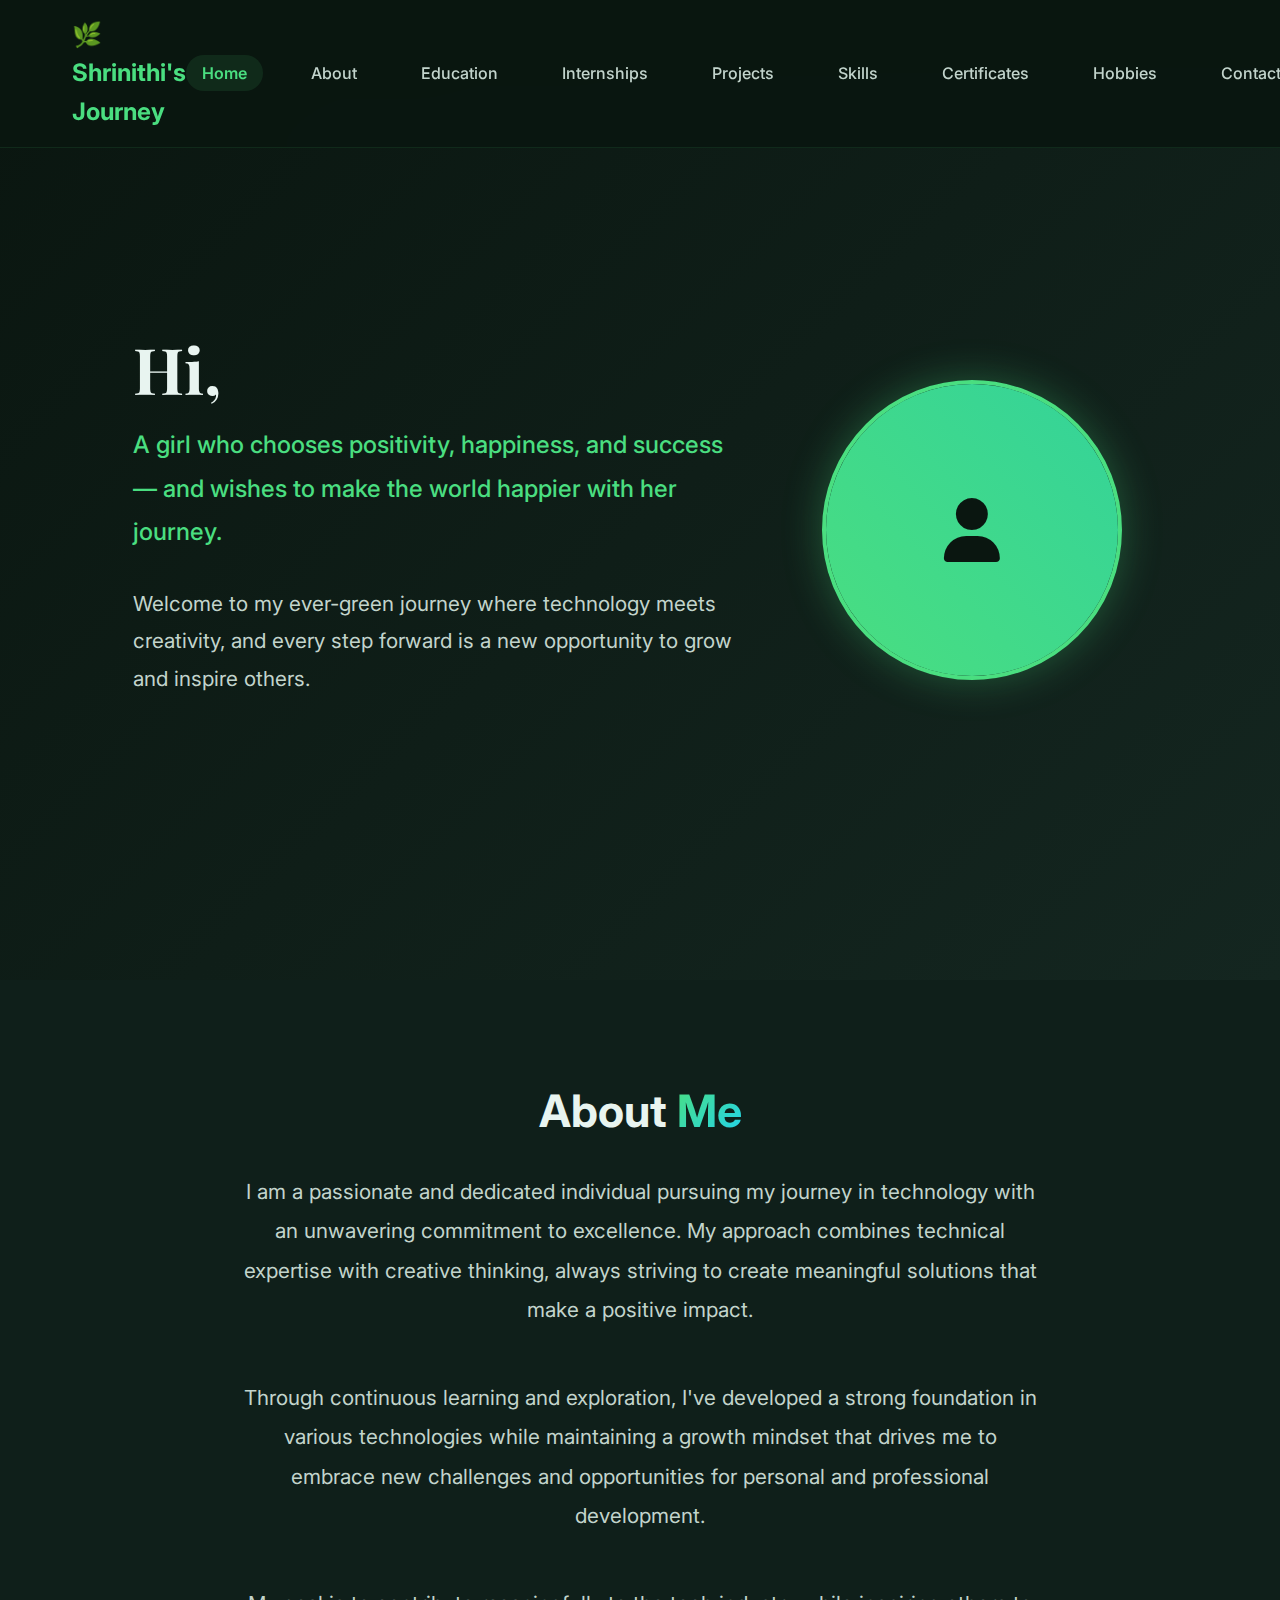
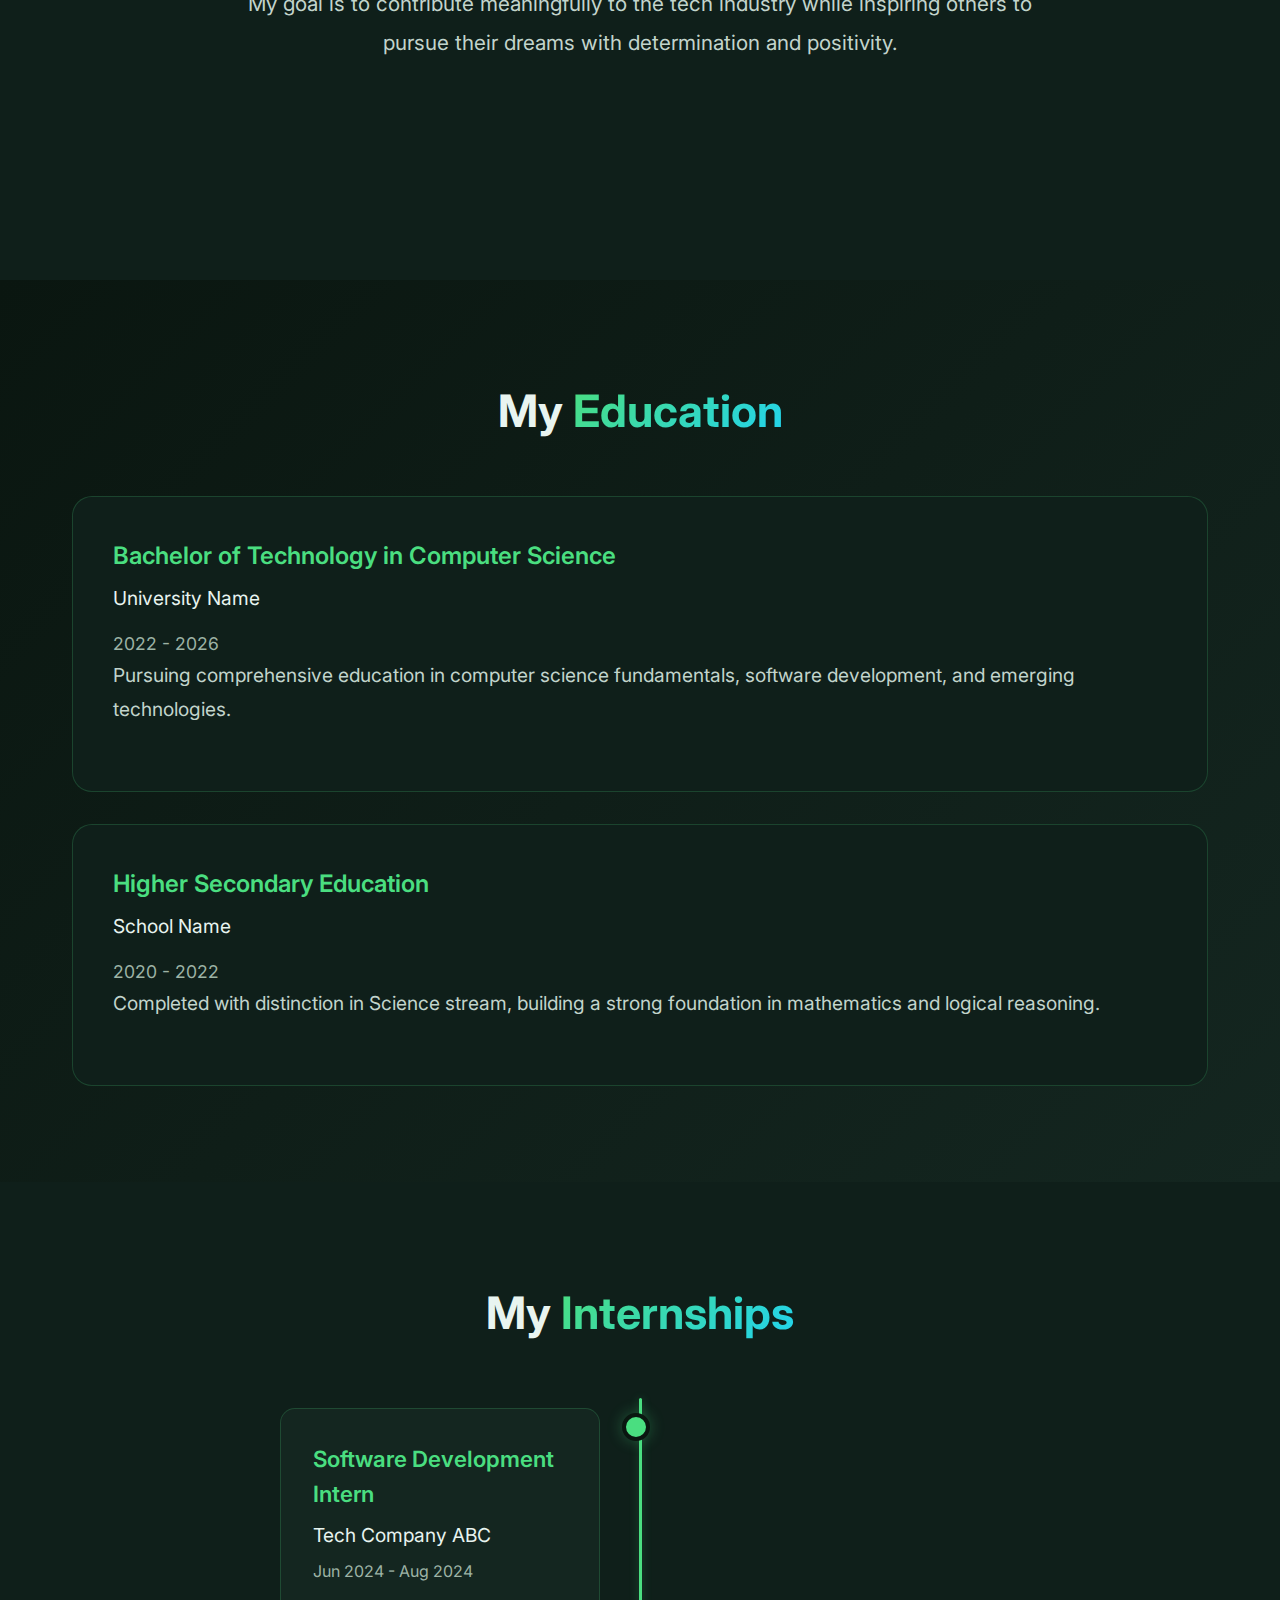
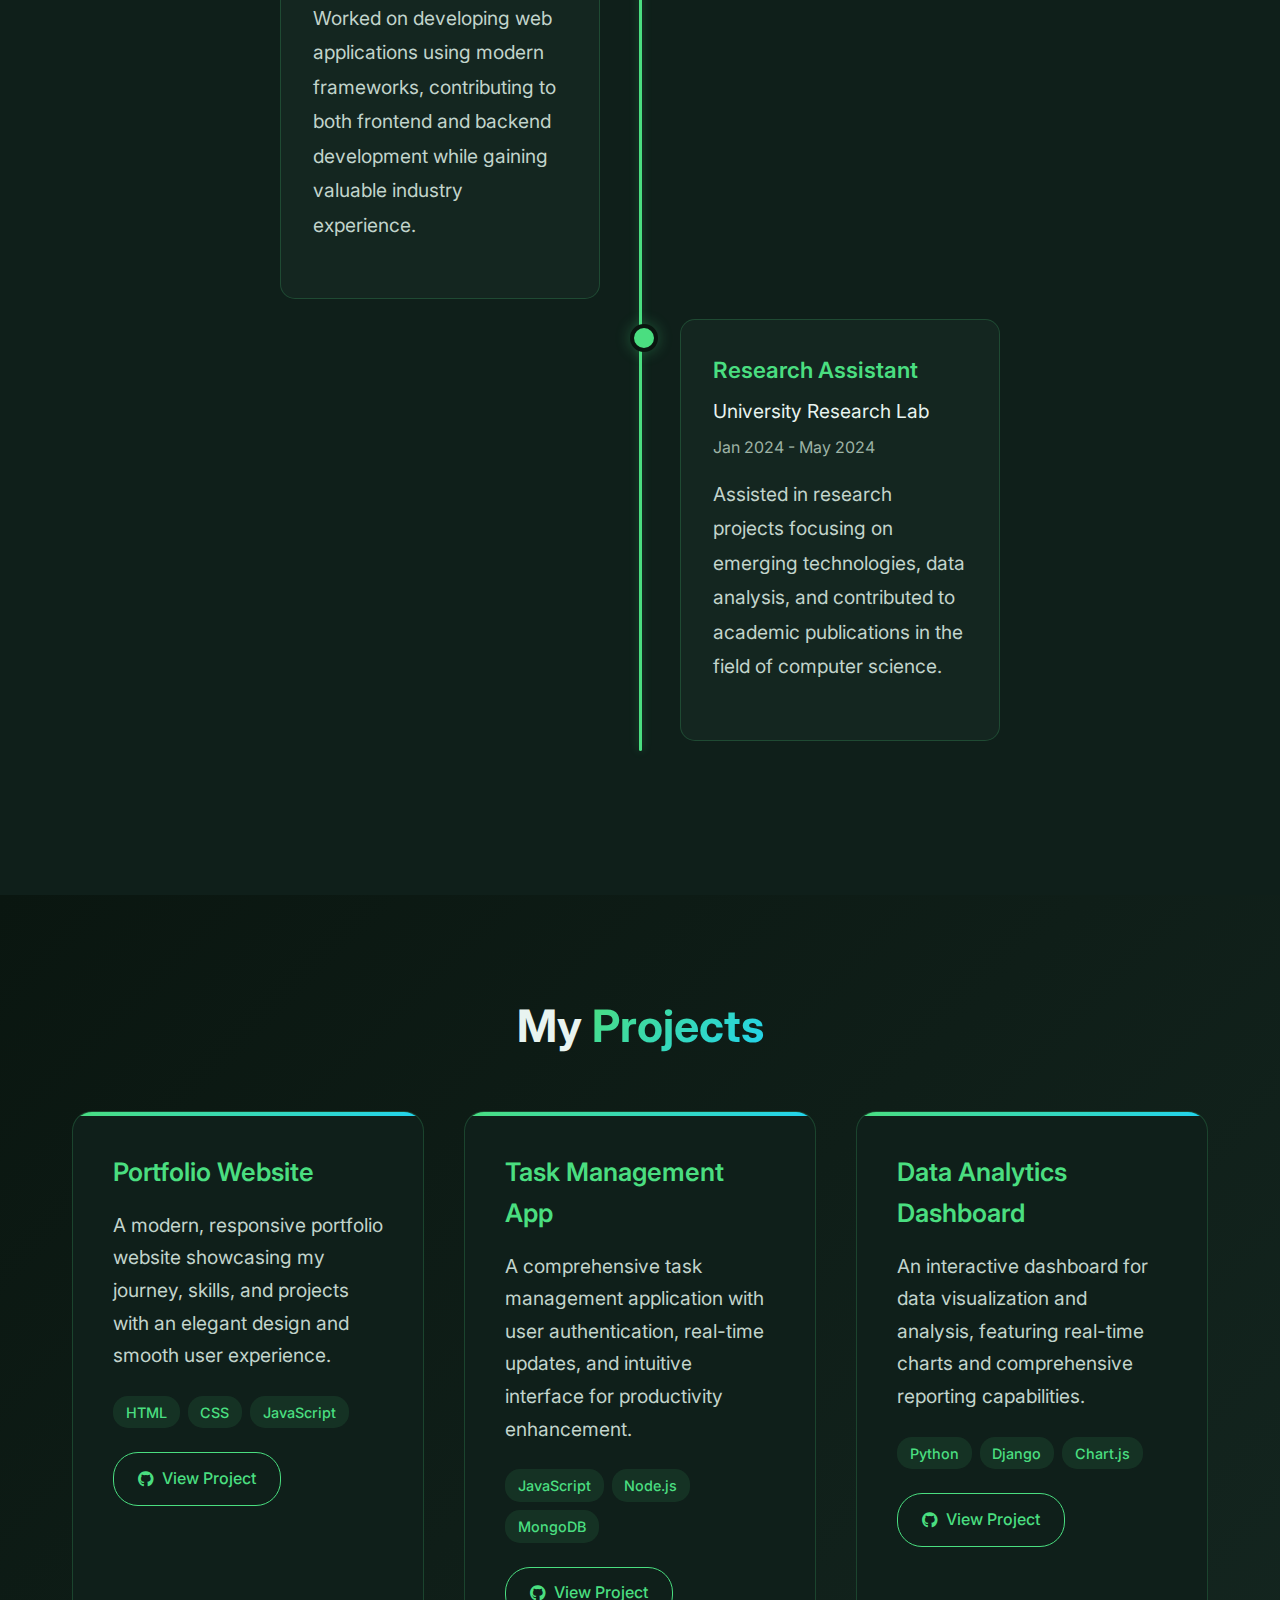
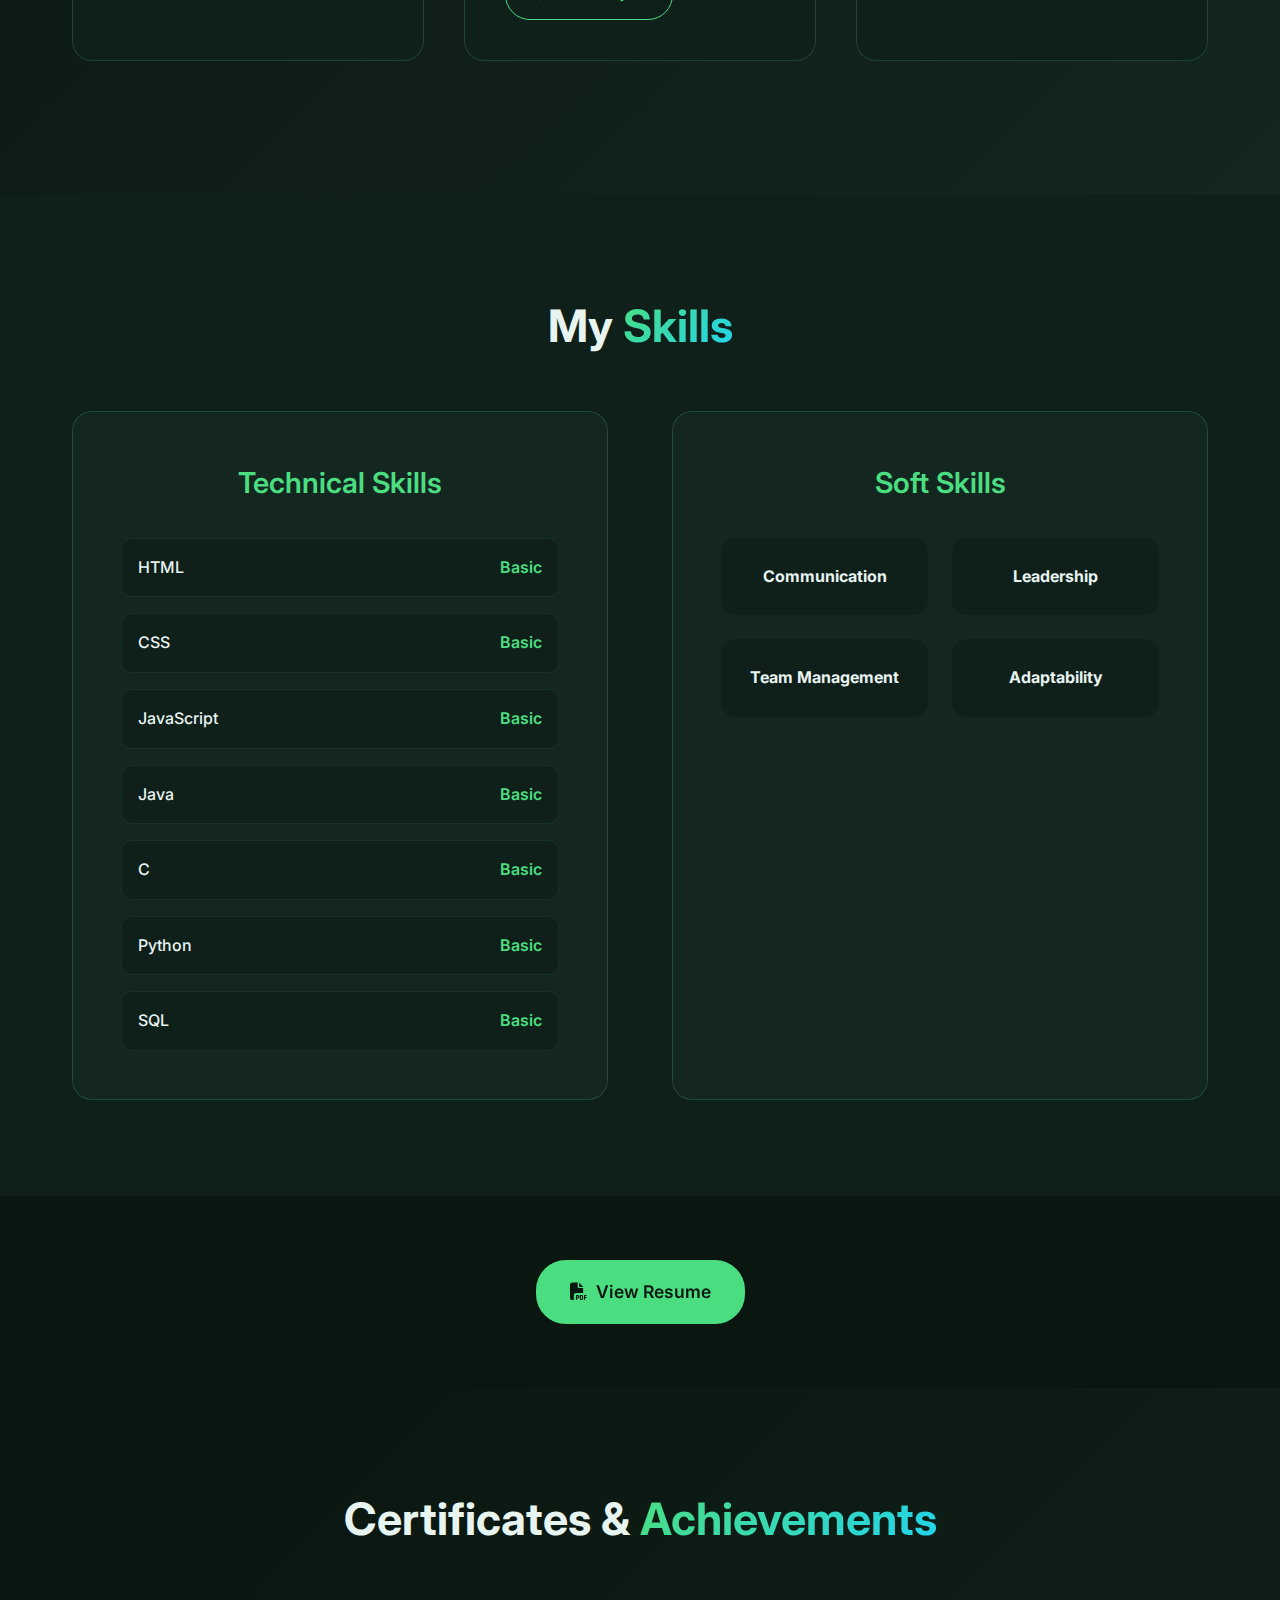
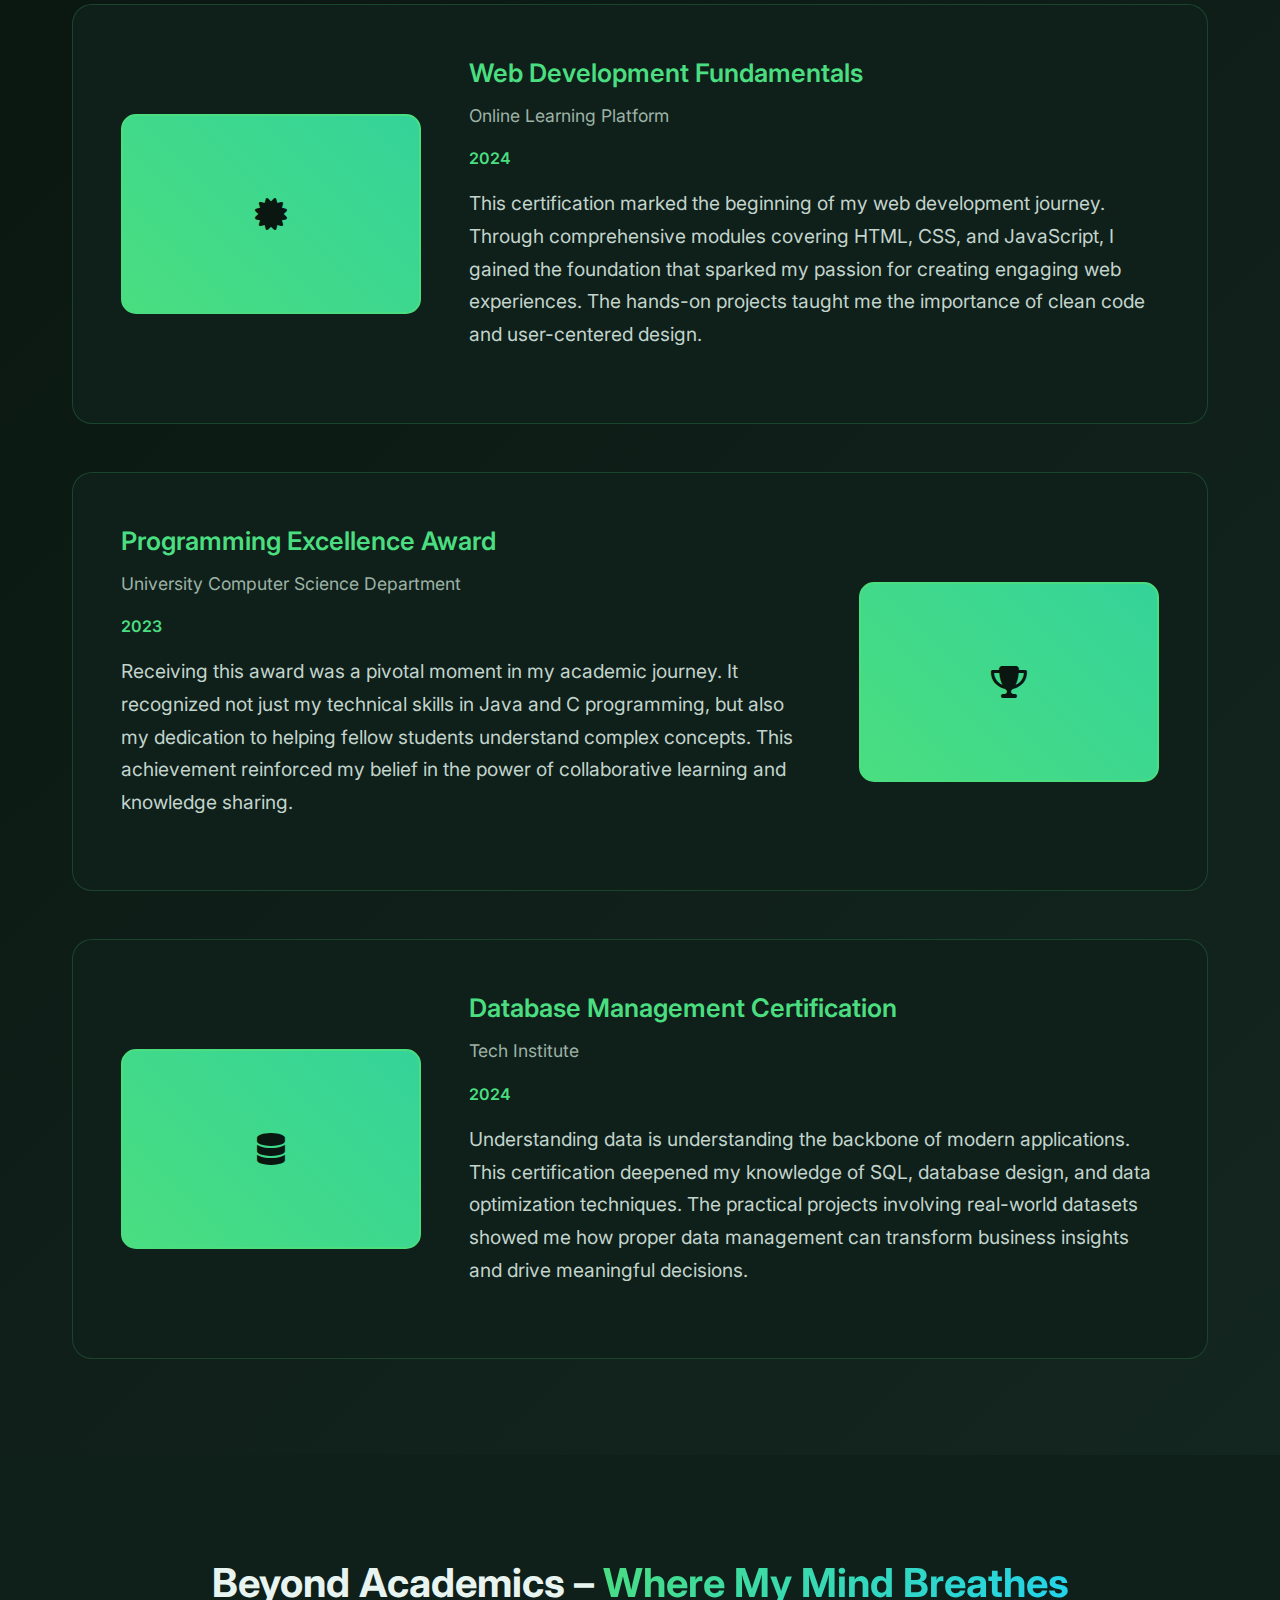
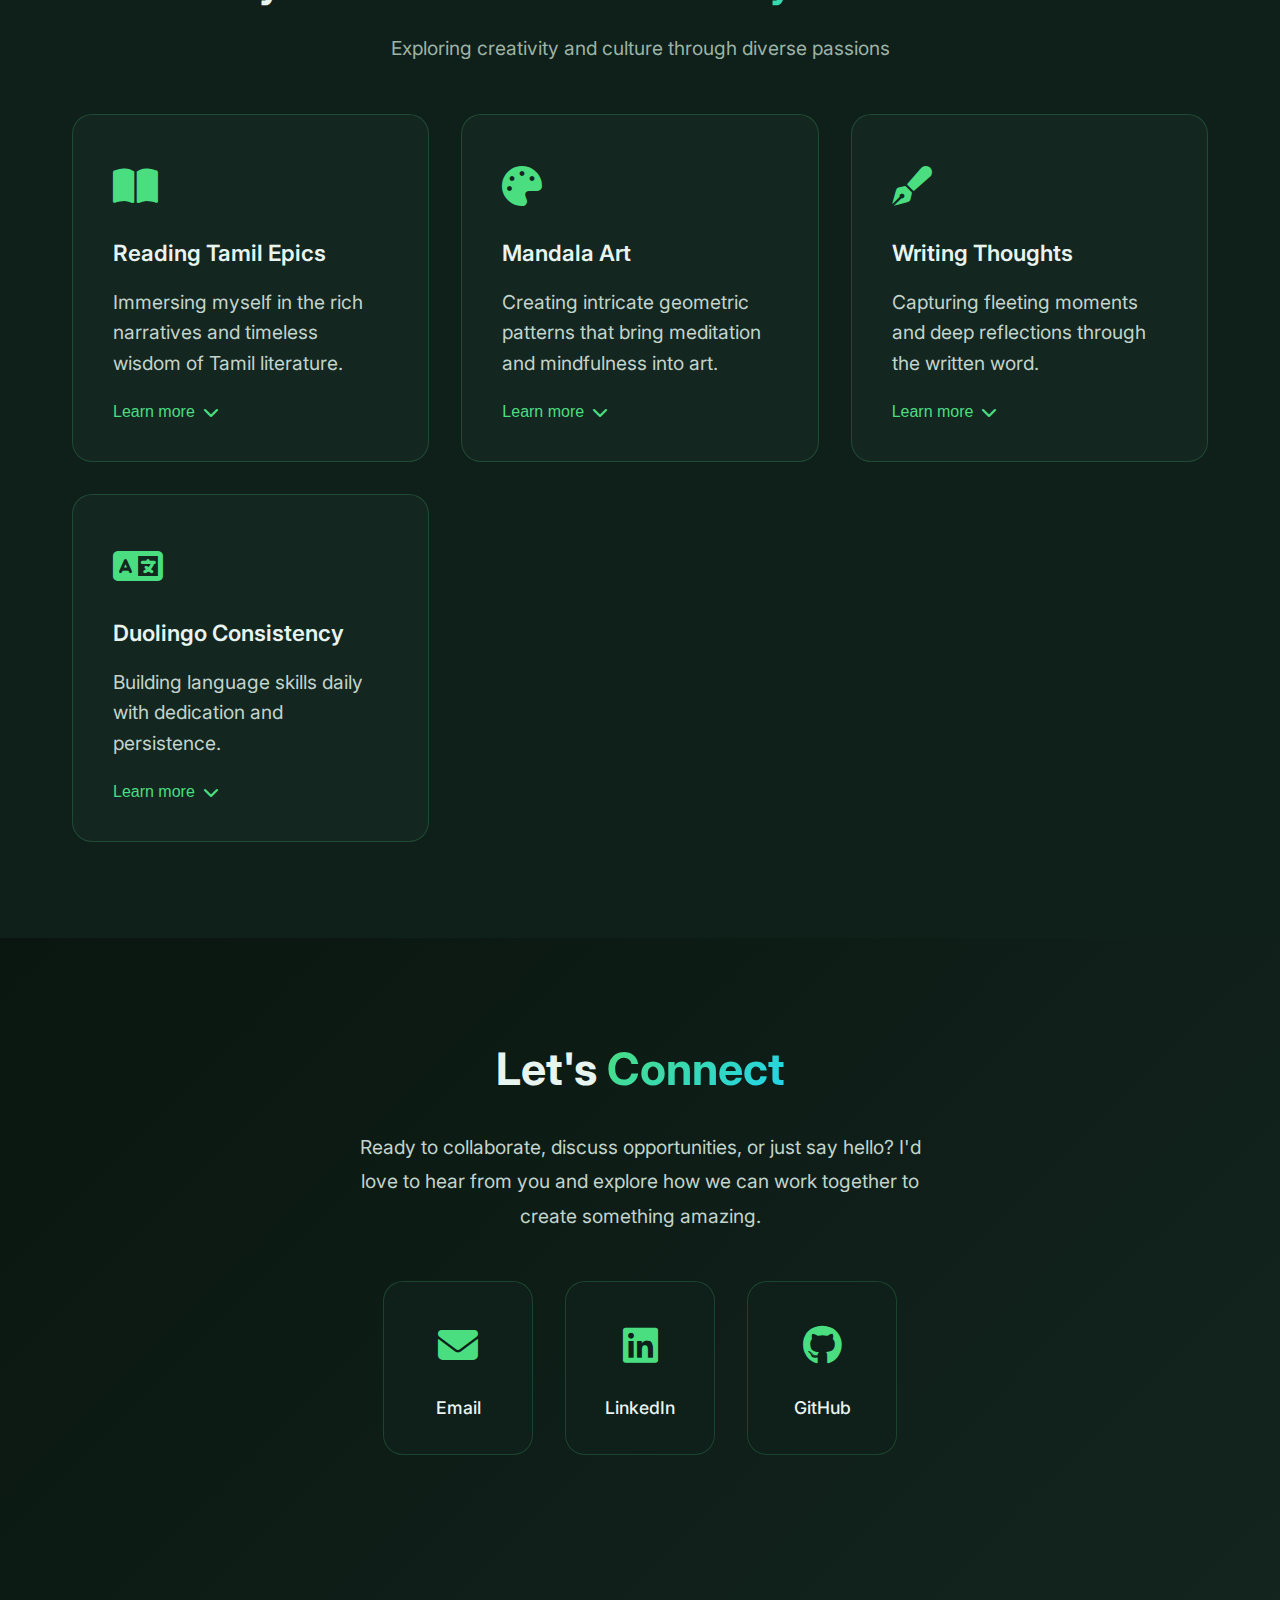
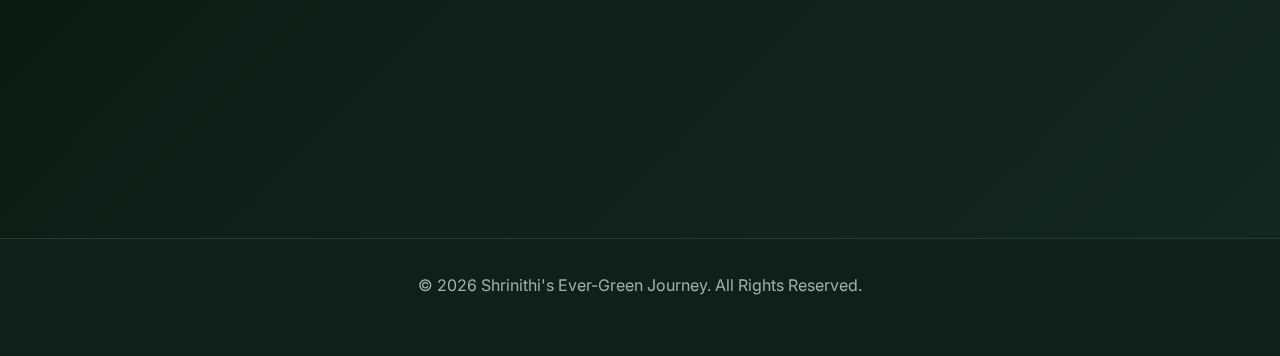
<file: new_index.html>
<!DOCTYPE html>
<html lang="en">
<head>
    <meta charset="UTF-8">
    <meta name="viewport" content="width=device-width, initial-scale=1.0">
    <title>Shrinithi's Ever-Green Journey</title>
    <link rel="preconnect" href="https://fonts.googleapis.com">
    <link rel="preconnect" href="https://fonts.gstatic.com" crossorigin>
    <link href="https://fonts.googleapis.com/css2?family=Inter:wght@300;400;500;600;700;800;900&family=Playfair+Display:wght@400;500;600;700&display=swap" rel="stylesheet">
    <link rel="stylesheet" href="https://cdnjs.cloudflare.com/ajax/libs/font-awesome/6.5.0/css/all.min.css">
    <style>
        /* Reset and Base Styles */
        * {
            margin: 0;
            padding: 0;
            box-sizing: border-box;
        }

        :root {
            /* Greenish-Black Theme Variables */
            --bg-primary: #0a1610;
            --bg-secondary: #0f1f1a;
            --bg-accent: #142620;
            --text-primary: #e8f4f0;
            --text-secondary: #c2d4cc;
            --text-accent: #9db3a5;
            --green-primary: #4ade80;
            --green-secondary: #22d3ee;
            --green-accent: #34d399;
            --green-glow: rgba(74, 222, 128, 0.3);
            --green-vibrant: #00ff87;
            --shadow-green: rgba(52, 211, 153, 0.15);
            --gradient-primary: linear-gradient(135deg, #0a1610 0%, #142620 100%);
            --gradient-accent: linear-gradient(135deg, #4ade80 0%, #22d3ee 100%);
        }

        html {
            scroll-behavior: smooth;
            scrollbar-width: thin;
            scrollbar-color: var(--green-primary) var(--bg-secondary);
        }

        ::-webkit-scrollbar {
            width: 8px;
        }

        ::-webkit-scrollbar-track {
            background: var(--bg-secondary);
        }

        ::-webkit-scrollbar-thumb {
            background: var(--green-primary);
            border-radius: 4px;
        }

        ::-webkit-scrollbar-thumb:hover {
            background: var(--green-accent);
        }

        body {
            font-family: 'Inter', sans-serif;
            background: var(--bg-primary);
            color: var(--text-primary);
            line-height: 1.6;
            overflow-x: hidden;
        }

        /* Background Effects */
        .background-effects {
            position: fixed;
            top: 0;
            left: 0;
            width: 100%;
            height: 100%;
            pointer-events: none;
            z-index: -1;
        }

        .floating-particles {
            position: absolute;
            width: 100%;
            height: 100%;
            opacity: 0.1;
        }

        .particle {
            position: absolute;
            width: 4px;
            height: 4px;
            background: var(--green-primary);
            border-radius: 50%;
            animation: float 6s ease-in-out infinite;
        }

        @keyframes float {
            0%, 100% { transform: translateY(0px) rotate(0deg); }
            50% { transform: translateY(-20px) rotate(180deg); }
        }

        /* Navigation Styles */
        .navbar {
            position: fixed;
            top: 0;
            left: 0;
            right: 0;
            z-index: 1000;
            padding: 1rem 0;
            background: rgba(10, 22, 16, 0.95);
            backdrop-filter: blur(20px);
            border-bottom: 1px solid rgba(74, 222, 128, 0.1);
            transition: all 0.3s ease;
        }

        .nav-container {
            max-width: 1200px;
            margin: 0 auto;
            padding: 0 2rem;
            display: flex;
            justify-content: space-between;
            align-items: center;
        }

        .nav-logo {
            font-size: 1.5rem;
            font-weight: 700;
            color: var(--green-primary);
            text-decoration: none;
        }

        .nav-menu {
            display: flex;
            list-style: none;
            gap: 2rem;
        }

        .nav-link {
            color: var(--text-secondary);
            text-decoration: none;
            font-weight: 500;
            font-size: 1rem;
            padding: 0.5rem 1rem;
            border-radius: 25px;
            transition: all 0.3s ease;
            position: relative;
        }

        .nav-link:hover {
            color: var(--green-primary);
            transform: translateY(-2px);
        }

        .nav-link.active {
            color: var(--green-primary);
            background: rgba(74, 222, 128, 0.1);
            font-weight: 600;
        }

        .nav-toggle {
            display: none;
            flex-direction: column;
            cursor: pointer;
            gap: 4px;
        }

        .bar {
            width: 25px;
            height: 3px;
            background: var(--green-primary);
            transition: 0.3s;
        }

        /* Main Content Layout */
        .main-content {
            margin-top: 80px;
        }

        .section {
            min-height: 100vh;
            padding: 5rem 0;
            position: relative;
        }

        .container {
            max-width: 1200px;
            margin: 0 auto;
            padding: 0 2rem;
        }

        /* Typography */
        h1 {
            font-family: 'Playfair Display', serif;
            font-size: 3.5rem;
            font-weight: 700;
            line-height: 1.2;
            margin-bottom: 1.5rem;
            color: var(--text-primary);
        }

        h2 {
            font-size: 2.8rem;
            font-weight: 700;
            color: var(--text-primary);
            margin-bottom: 1.5rem;
            text-align: center;
        }

        h3 {
            font-size: 1.8rem;
            font-weight: 600;
            color: var(--green-primary);
            margin-bottom: 1rem;
        }

        p {
            font-size: 1.2rem;
            color: var(--text-secondary);
            margin-bottom: 1.5rem;
            line-height: 1.8;
        }

        .highlight {
            background: var(--gradient-accent);
            -webkit-background-clip: text;
            -webkit-text-fill-color: transparent;
            background-clip: text;
        }

        /* Home Section */
        #home {
            display: flex;
            align-items: center;
            justify-content: center;
            background: var(--gradient-primary);
            position: relative;
        }

        .home-content {
            display: grid;
            grid-template-columns: 1fr 350px;
            gap: 4rem;
            align-items: center;
            max-width: 1200px;
            margin: 0 auto;
        }

        .home-text {
            max-width: 600px;
        }

        .home-title {
            font-size: 4rem;
            margin-bottom: 1rem;
        }

        .home-subtitle {
            font-size: 1.5rem;
            color: var(--green-primary);
            margin-bottom: 2rem;
            font-weight: 500;
        }

        .home-description {
            font-size: 1.3rem;
            margin-bottom: 2rem;
            line-height: 1.8;
        }

        .home-photo {
            position: relative;
            display: flex;
            justify-content: center;
            align-items: center;
        }

        .photo-container {
            position: relative;
            width: 300px;
            height: 300px;
            border-radius: 50%;
            overflow: hidden;
            border: 4px solid var(--green-primary);
            box-shadow: 0 0 40px var(--green-glow);
            animation: glow 2s ease-in-out infinite alternate;
        }

        @keyframes glow {
            from { box-shadow: 0 0 40px var(--green-glow); }
            to { box-shadow: 0 0 60px rgba(74, 222, 128, 0.5); }
        }

        .profile-image {
            width: 100%;
            height: 100%;
            object-fit: cover;
            background: linear-gradient(45deg, var(--green-primary), var(--green-accent));
            display: flex;
            align-items: center;
            justify-content: center;
            font-size: 4rem;
            color: var(--bg-primary);
        }

        /* About Section */
        #about {
            background: var(--bg-secondary);
            padding: 6rem 0;
        }

        .about-content {
            text-align: center;
            max-width: 800px;
            margin: 0 auto;
        }

        .about-text {
            font-size: 1.3rem;
            line-height: 1.9;
            margin-bottom: 3rem;
        }

        /* Education Section */
        #education {
            padding: 6rem 0;
            background: var(--gradient-primary);
        }

        .education-grid {
            display: grid;
            gap: 2rem;
            margin-top: 3rem;
        }

        .education-card {
            background: var(--bg-secondary);
            padding: 2.5rem;
            border-radius: 20px;
            border: 1px solid rgba(74, 222, 128, 0.2);
            transition: all 0.3s ease;
            position: relative;
        }

        .education-card:hover {
            transform: translateY(-10px);
            box-shadow: 0 20px 40px var(--shadow-green);
            border-color: var(--green-primary);
        }

        .education-degree {
            font-size: 1.5rem;
            color: var(--green-primary);
            font-weight: 600;
            margin-bottom: 0.5rem;
        }

        .education-school {
            font-size: 1.2rem;
            color: var(--text-primary);
            margin-bottom: 1rem;
        }

        .education-year {
            color: var(--text-accent);
            font-size: 1.1rem;
        }

        /* Internship Section */
        #internships {
            background: var(--bg-secondary);
            padding: 6rem 0;
        }

        .timeline {
            position: relative;
            max-width: 800px;
            margin: 3rem auto;
        }

        .timeline::after {
            content: '';
            position: absolute;
            width: 3px;
            background: var(--green-primary);
            top: 0;
            bottom: 0;
            left: 50%;
            margin-left: -1.5px;
            border-radius: 2px;
            box-shadow: 0 0 10px var(--green-glow);
        }

        .timeline-item {
            padding: 10px 40px;
            position: relative;
            background-color: inherit;
            width: 50%;
        }

        .timeline-item::after {
            content: '';
            position: absolute;
            width: 20px;
            height: 20px;
            right: -10px;
            background: var(--green-primary);
            border: 4px solid var(--bg-primary);
            top: 15px;
            border-radius: 50%;
            z-index: 1;
            box-shadow: 0 0 15px var(--green-glow);
        }

        .left {
            left: 0;
        }

        .right {
            left: 50%;
        }

        .right::after {
            left: -10px;
        }

        .timeline-content {
            padding: 2rem;
            background: var(--bg-accent);
            position: relative;
            border-radius: 15px;
            border: 1px solid rgba(74, 222, 128, 0.2);
        }

        .internship-role {
            font-size: 1.4rem;
            color: var(--green-primary);
            font-weight: 600;
        }

        .internship-company {
            color: var(--text-primary);
            font-size: 1.2rem;
            margin: 0.5rem 0;
        }

        .internship-duration {
            color: var(--text-accent);
            font-size: 1rem;
            margin-bottom: 1rem;
        }

        /* Projects Section */
        #projects {
            padding: 6rem 0;
            background: var(--gradient-primary);
        }

        .projects-grid {
            display: grid;
            grid-template-columns: repeat(auto-fit, minmax(350px, 1fr));
            gap: 2.5rem;
            margin-top: 3rem;
        }

        .project-card {
            background: var(--bg-secondary);
            border-radius: 20px;
            padding: 2.5rem;
            border: 1px solid rgba(74, 222, 128, 0.2);
            transition: all 0.3s ease;
            position: relative;
            overflow: hidden;
        }

        .project-card::before {
            content: '';
            position: absolute;
            top: 0;
            left: 0;
            right: 0;
            height: 4px;
            background: var(--gradient-accent);
        }

        .project-card:hover {
            transform: translateY(-10px);
            box-shadow: 0 25px 50px var(--shadow-green);
            border-color: var(--green-primary);
        }

        .project-title {
            font-size: 1.6rem;
            color: var(--green-primary);
            margin-bottom: 1rem;
            font-weight: 600;
        }

        .project-description {
            margin-bottom: 1.5rem;
            line-height: 1.7;
        }

        .project-tech {
            display: flex;
            flex-wrap: wrap;
            gap: 0.5rem;
            margin-bottom: 1.5rem;
        }

        .tech-tag {
            background: rgba(74, 222, 128, 0.1);
            color: var(--green-primary);
            padding: 0.3rem 0.8rem;
            border-radius: 15px;
            font-size: 0.9rem;
            font-weight: 500;
        }

        .project-link {
            display: inline-flex;
            align-items: center;
            gap: 0.5rem;
            color: var(--green-primary);
            text-decoration: none;
            font-weight: 500;
            padding: 0.8rem 1.5rem;
            border: 1px solid var(--green-primary);
            border-radius: 25px;
            transition: all 0.3s ease;
        }

        .project-link:hover {
            background: var(--green-primary);
            color: var(--bg-primary);
            transform: translateY(-2px);
        }

        /* Skills Section */
        #skills {
            background: var(--bg-secondary);
            padding: 6rem 0;
        }

        .skills-container {
            display: grid;
            grid-template-columns: 1fr 1fr;
            gap: 4rem;
            margin-top: 3rem;
        }

        .technical-skills, .soft-skills {
            background: var(--bg-accent);
            padding: 3rem;
            border-radius: 20px;
            border: 1px solid rgba(74, 222, 128, 0.2);
        }

        .skills-title {
            font-size: 1.8rem;
            color: var(--green-primary);
            margin-bottom: 2rem;
            text-align: center;
        }

        .tech-skills-list {
            display: grid;
            gap: 1rem;
        }

        .tech-skill {
            display: flex;
            justify-content: space-between;
            align-items: center;
            padding: 1rem;
            background: var(--bg-secondary);
            border-radius: 10px;
            border: 1px solid rgba(74, 222, 128, 0.1);
        }

        .skill-name {
            font-weight: 500;
            color: var(--text-primary);
        }

        .skill-level {
            color: var(--green-primary);
            font-weight: 600;
        }

        .soft-skills-grid {
            display: grid;
            grid-template-columns: 1fr 1fr;
            gap: 1.5rem;
        }

        .soft-skill {
            padding: 1.5rem;
            background: var(--bg-secondary);
            border-radius: 15px;
            text-align: center;
            border: 2px solid transparent;
            transition: all 0.3s ease;
            position: relative;
        }

        .soft-skill:hover {
            border-color: var(--green-primary);
            transform: translateY(-5px);
            box-shadow: 0 15px 30px var(--shadow-green);
        }

        .soft-skill::before {
            content: '';
            position: absolute;
            bottom: 0;
            left: 50%;
            width: 0;
            height: 2px;
            background: var(--green-primary);
            transition: all 0.3s ease;
            transform: translateX(-50%);
        }

        .soft-skill:hover::before {
            width: 80%;
        }

        /* Certificates Section */
        #certificates {
            padding: 6rem 0;
            background: var(--gradient-primary);
        }

        .certificates-grid {
            display: grid;
            gap: 3rem;
            margin-top: 3rem;
        }

        .certificate-story {
            display: grid;
            grid-template-columns: 300px 1fr;
            gap: 3rem;
            align-items: center;
            background: var(--bg-secondary);
            padding: 3rem;
            border-radius: 20px;
            border: 1px solid rgba(74, 222, 128, 0.2);
            transition: all 0.3s ease;
        }

        .certificate-story:hover {
            transform: translateY(-10px);
            box-shadow: 0 25px 50px var(--shadow-green);
            border-color: var(--green-primary);
        }

        .certificate-story:nth-child(even) {
            grid-template-columns: 1fr 300px;
        }

        .certificate-story:nth-child(even) .certificate-content {
            order: -1;
        }

        .certificate-image {
            width: 100%;
            height: 200px;
            background: linear-gradient(45deg, var(--green-primary), var(--green-accent));
            border-radius: 15px;
            display: flex;
            align-items: center;
            justify-content: center;
            color: var(--bg-primary);
            font-size: 2rem;
            border: 2px solid var(--green-primary);
        }

        .certificate-content h3 {
            font-size: 1.6rem;
            margin-bottom: 0.5rem;
        }

        .certificate-institution {
            color: var(--text-accent);
            margin-bottom: 1rem;
            font-size: 1.1rem;
        }

        .certificate-year {
            color: var(--green-primary);
            font-weight: 600;
            margin-bottom: 1rem;
        }

        .certificate-story-text {
            line-height: 1.7;
            color: var(--text-secondary);
        }

        /* Hobbies Section */
        #hobbies {
            background: var(--bg-secondary);
            padding: 6rem 0;
        }

        .hobbies-title {
            text-align: center;
            font-size: 2.5rem;
            color: var(--text-primary);
            margin-bottom: 1rem;
        }

        .hobbies-subtitle {
            text-align: center;
            color: var(--text-accent);
            margin-bottom: 3rem;
        }

        .hobbies-grid {
            display: grid;
            grid-template-columns: repeat(auto-fit, minmax(280px, 1fr));
            gap: 2rem;
            margin-top: 3rem;
        }

        .hobby-panel {
            background: var(--bg-accent);
            padding: 2.5rem;
            border-radius: 20px;
            border: 1px solid rgba(74, 222, 128, 0.2);
            transition: all 0.3s ease;
            cursor: pointer;
            position: relative;
            overflow: hidden;
        }

        .hobby-panel::before {
            content: '';
            position: absolute;
            top: 0;
            left: -100%;
            width: 100%;
            height: 100%;
            background: linear-gradient(90deg, transparent, rgba(74, 222, 128, 0.1), transparent);
            transition: all 0.5s ease;
        }

        .hobby-panel:hover::before {
            left: 100%;
        }

        .hobby-panel:hover {
            transform: translateY(-10px);
            box-shadow: 0 20px 40px var(--shadow-green);
            border-color: var(--green-primary);
        }

        .hobby-icon {
            font-size: 2.5rem;
            color: var(--green-primary);
            margin-bottom: 1rem;
        }

        .hobby-title {
            font-size: 1.4rem;
            margin-bottom: 1rem;
            color: var(--text-primary);
        }

        .hobby-description {
            line-height: 1.6;
            margin-bottom: 1.5rem;
        }

        .hobby-content {
            max-height: 0;
            overflow: hidden;
            transition: all 0.3s ease;
        }

        .hobby-panel.expanded .hobby-content {
            max-height: 200px;
            margin-top: 1rem;
        }

        .expand-btn {
            color: var(--green-primary);
            background: none;
            border: none;
            cursor: pointer;
            font-size: 1rem;
            font-weight: 500;
            display: flex;
            align-items: center;
            gap: 0.5rem;
            transition: all 0.3s ease;
        }

        .expand-btn:hover {
            color: var(--green-accent);
        }

        /* Resume Section */
        .resume-section {
            text-align: center;
            margin: 4rem 0;
        }

        .resume-btn {
            display: inline-flex;
            align-items: center;
            gap: 0.5rem;
            padding: 1rem 2rem;
            background: var(--green-primary);
            color: var(--bg-primary);
            text-decoration: none;
            border-radius: 30px;
            font-weight: 600;
            font-size: 1.1rem;
            transition: all 0.3s ease;
            border: 2px solid var(--green-primary);
        }

        .resume-btn:hover {
            background: transparent;
            color: var(--green-primary);
            transform: translateY(-3px);
            box-shadow: 0 10px 25px var(--shadow-green);
        }

        /* Contact Section */
        #contact {
            padding: 6rem 0;
            background: var(--gradient-primary);
        }

        .contact-content {
            text-align: center;
            max-width: 600px;
            margin: 0 auto 3rem;
        }

        .contact-links {
            display: flex;
            justify-content: center;
            gap: 2rem;
            margin-top: 3rem;
        }

        .contact-link {
            display: flex;
            flex-direction: column;
            align-items: center;
            padding: 2rem;
            background: var(--bg-secondary);
            border-radius: 20px;
            text-decoration: none;
            color: var(--text-primary);
            border: 1px solid rgba(74, 222, 128, 0.2);
            transition: all 0.3s ease;
            min-width: 150px;
        }

        .contact-link:hover {
            transform: translateY(-10px);
            box-shadow: 0 20px 40px var(--shadow-green);
            border-color: var(--green-primary);
        }

        .contact-icon {
            font-size: 2.5rem;
            color: var(--green-primary);
            margin-bottom: 1rem;
        }

        .contact-label {
            font-weight: 500;
            font-size: 1.1rem;
        }

        /* Footer */
        .footer {
            background: var(--bg-secondary);
            padding: 2rem 0;
            text-align: center;
            border-top: 1px solid rgba(74, 222, 128, 0.2);
        }

        .footer-text {
            color: var(--text-accent);
            font-size: 1rem;
        }

        /* Modal Styles */
        .modal {
            display: none;
            position: fixed;
            z-index: 2000;
            left: 0;
            top: 0;
            width: 100%;
            height: 100%;
            background-color: rgba(0, 0, 0, 0.9);
        }

        .modal-content {
            position: relative;
            margin: 2% auto;
            width: 90%;
            height: 90%;
            background: var(--bg-secondary);
            border-radius: 10px;
            border: 2px solid var(--green-primary);
        }

        .close {
            position: absolute;
            top: 1rem;
            right: 1.5rem;
            color: var(--green-primary);
            font-size: 2rem;
            font-weight: bold;
            cursor: pointer;
            z-index: 2001;
        }

        .close:hover {
            color: var(--green-accent);
        }

        .resume-viewer {
            width: 100%;
            height: 100%;
            border: none;
            border-radius: 8px;
        }

        /* Responsive Design */
        @media (max-width: 768px) {
            .nav-menu {
                position: fixed;
                left: -100%;
                top: 70px;
                flex-direction: column;
                background-color: rgba(10, 22, 16, 0.98);
                width: 100%;
                text-align: center;
                transition: 0.3s;
                box-shadow: 0 10px 27px rgba(0, 0, 0, 0.05);
                padding: 2rem 0;
                gap: 0;
            }

            .nav-menu.active {
                left: 0;
            }

            .nav-menu li {
                margin: 1rem 0;
            }

            .nav-toggle {
                display: flex;
            }

            .home-content {
                grid-template-columns: 1fr;
                gap: 2rem;
                text-align: center;
            }

            .home-title {
                font-size: 3rem;
            }

            h1 {
                font-size: 2.5rem;
            }

            h2 {
                font-size: 2.2rem;
            }

            .photo-container {
                width: 250px;
                height: 250px;
            }

            .timeline::after {
                left: 30px;
            }

            .timeline-item {
                width: 100%;
                padding-left: 70px;
                padding-right: 25px;
            }

            .timeline-item::after {
                left: 20px;
            }

            .right {
                left: 0%;
            }

            .skills-container {
                grid-template-columns: 1fr;
                gap: 2rem;
            }

            .certificate-story {
                grid-template-columns: 1fr;
                gap: 2rem;
            }

            .certificate-story:nth-child(even) {
                grid-template-columns: 1fr;
            }

            .certificate-story:nth-child(even) .certificate-content {
                order: 0;
            }

            .contact-links {
                flex-direction: column;
                align-items: center;
            }
        }

        @media (max-width: 480px) {
            .container {
                padding: 0 1rem;
            }

            .home-title {
                font-size: 2.5rem;
            }

            .photo-container {
                width: 200px;
                height: 200px;
            }

            .nav-container {
                padding: 0 1rem;
            }
        }
    </style>
</head>
<body>
    <!-- Background Effects -->
    <div class="background-effects">
        <div class="floating-particles" id="particles"></div>
    </div>

    <!-- Navigation -->
    <nav class="navbar" id="navbar">
        <div class="nav-container">
            <a href="#home" class="nav-logo">🌿 Shrinithi's Journey</a>
            <ul class="nav-menu" id="nav-menu">
                <li><a href="#home" class="nav-link" data-section="home">Home</a></li>
                <li><a href="#about" class="nav-link" data-section="about">About</a></li>
                <li><a href="#education" class="nav-link" data-section="education">Education</a></li>
                <li><a href="#internships" class="nav-link" data-section="internships">Internships</a></li>
                <li><a href="#projects" class="nav-link" data-section="projects">Projects</a></li>
                <li><a href="#skills" class="nav-link" data-section="skills">Skills</a></li>
                <li><a href="#certificates" class="nav-link" data-section="certificates">Certificates</a></li>
                <li><a href="#hobbies" class="nav-link" data-section="hobbies">Hobbies</a></li>
                <li><a href="#contact" class="nav-link" data-section="contact">Contact</a></li>
            </ul>
            <div class="nav-toggle" id="nav-toggle">
                <span class="bar"></span>
                <span class="bar"></span>
                <span class="bar"></span>
            </div>
        </div>
    </nav>

    <!-- Main Content -->
    <main class="main-content">
        <!-- Home Section -->
        <section id="home" class="section">
            <div class="container">
                <div class="home-content">
                    <div class="home-text">
                        <h1 class="home-title">Hi, I'm <span class="highlight">Shrinithi</span></h1>
                        <p class="home-subtitle">A girl who chooses positivity, happiness, and success — and wishes to make the world happier with her journey.</p>
                        <p class="home-description">Welcome to my ever-green journey where technology meets creativity, and every step forward is a new opportunity to grow and inspire others.</p>
                    </div>
                    <div class="home-photo">
                        <div class="photo-container">
                            <div class="profile-image">
                                <i class="fas fa-user"></i>
                            </div>
                        </div>
                    </div>
                </div>
            </div>
        </section>

        <!-- About Section -->
        <section id="about" class="section">
            <div class="container">
                <h2>About <span class="highlight">Me</span></h2>
                <div class="about-content">
                    <p class="about-text">
                        I am a passionate and dedicated individual pursuing my journey in technology with an unwavering commitment to excellence. 
                        My approach combines technical expertise with creative thinking, always striving to create meaningful solutions that make a positive impact.
                    </p>
                    <p class="about-text">
                        Through continuous learning and exploration, I've developed a strong foundation in various technologies while maintaining 
                        a growth mindset that drives me to embrace new challenges and opportunities for personal and professional development.
                    </p>
                    <p class="about-text">
                        My goal is to contribute meaningfully to the tech industry while inspiring others to pursue their dreams with determination and positivity.
                    </p>
                </div>
            </div>
        </section>

        <!-- Education Section -->
        <section id="education" class="section">
            <div class="container">
                <h2>My <span class="highlight">Education</span></h2>
                <div class="education-grid">
                    <div class="education-card">
                        <div class="education-degree">Bachelor of Technology in Computer Science</div>
                        <div class="education-school">University Name</div>
                        <div class="education-year">2022 - 2026</div>
                        <p>Pursuing comprehensive education in computer science fundamentals, software development, and emerging technologies.</p>
                    </div>
                    <div class="education-card">
                        <div class="education-degree">Higher Secondary Education</div>
                        <div class="education-school">School Name</div>
                        <div class="education-year">2020 - 2022</div>
                        <p>Completed with distinction in Science stream, building a strong foundation in mathematics and logical reasoning.</p>
                    </div>
                </div>
            </div>
        </section>

        <!-- Internships Section -->
        <section id="internships" class="section">
            <div class="container">
                <h2>My <span class="highlight">Internships</span></h2>
                <div class="timeline">
                    <div class="timeline-item left">
                        <div class="timeline-content">
                            <div class="internship-role">Software Development Intern</div>
                            <div class="internship-company">Tech Company ABC</div>
                            <div class="internship-duration">Jun 2024 - Aug 2024</div>
                            <p>Worked on developing web applications using modern frameworks, contributing to both frontend and backend development while gaining valuable industry experience.</p>
                        </div>
                    </div>
                    <div class="timeline-item right">
                        <div class="timeline-content">
                            <div class="internship-role">Research Assistant</div>
                            <div class="internship-company">University Research Lab</div>
                            <div class="internship-duration">Jan 2024 - May 2024</div>
                            <p>Assisted in research projects focusing on emerging technologies, data analysis, and contributed to academic publications in the field of computer science.</p>
                        </div>
                    </div>
                </div>
            </div>
        </section>

        <!-- Projects Section -->
        <section id="projects" class="section">
            <div class="container">
                <h2>My <span class="highlight">Projects</span></h2>
                <div class="projects-grid">
                    <div class="project-card">
                        <h3 class="project-title">Portfolio Website</h3>
                        <p class="project-description">A modern, responsive portfolio website showcasing my journey, skills, and projects with an elegant design and smooth user experience.</p>
                        <div class="project-tech">
                            <span class="tech-tag">HTML</span>
                            <span class="tech-tag">CSS</span>
                            <span class="tech-tag">JavaScript</span>
                        </div>
                        <a href="#" class="project-link">
                            <i class="fab fa-github"></i>
                            View Project
                        </a>
                    </div>
                    <div class="project-card">
                        <h3 class="project-title">Task Management App</h3>
                        <p class="project-description">A comprehensive task management application with user authentication, real-time updates, and intuitive interface for productivity enhancement.</p>
                        <div class="project-tech">
                            <span class="tech-tag">JavaScript</span>
                            <span class="tech-tag">Node.js</span>
                            <span class="tech-tag">MongoDB</span>
                        </div>
                        <a href="#" class="project-link">
                            <i class="fab fa-github"></i>
                            View Project
                        </a>
                    </div>
                    <div class="project-card">
                        <h3 class="project-title">Data Analytics Dashboard</h3>
                        <p class="project-description">An interactive dashboard for data visualization and analysis, featuring real-time charts and comprehensive reporting capabilities.</p>
                        <div class="project-tech">
                            <span class="tech-tag">Python</span>
                            <span class="tech-tag">Django</span>
                            <span class="tech-tag">Chart.js</span>
                        </div>
                        <a href="#" class="project-link">
                            <i class="fab fa-github"></i>
                            View Project
                        </a>
                    </div>
                </div>
            </div>
        </section>

        <!-- Skills Section -->
        <section id="skills" class="section">
            <div class="container">
                <h2>My <span class="highlight">Skills</span></h2>
                <div class="skills-container">
                    <div class="technical-skills">
                        <h3 class="skills-title">Technical Skills</h3>
                        <div class="tech-skills-list">
                            <div class="tech-skill">
                                <span class="skill-name">HTML</span>
                                <span class="skill-level">Basic</span>
                            </div>
                            <div class="tech-skill">
                                <span class="skill-name">CSS</span>
                                <span class="skill-level">Basic</span>
                            </div>
                            <div class="tech-skill">
                                <span class="skill-name">JavaScript</span>
                                <span class="skill-level">Basic</span>
                            </div>
                            <div class="tech-skill">
                                <span class="skill-name">Java</span>
                                <span class="skill-level">Basic</span>
                            </div>
                            <div class="tech-skill">
                                <span class="skill-name">C</span>
                                <span class="skill-level">Basic</span>
                            </div>
                            <div class="tech-skill">
                                <span class="skill-name">Python</span>
                                <span class="skill-level">Basic</span>
                            </div>
                            <div class="tech-skill">
                                <span class="skill-name">SQL</span>
                                <span class="skill-level">Basic</span>
                            </div>
                        </div>
                    </div>
                    <div class="soft-skills">
                        <h3 class="skills-title">Soft Skills</h3>
                        <div class="soft-skills-grid">
                            <div class="soft-skill">
                                <h4>Communication</h4>
                            </div>
                            <div class="soft-skill">
                                <h4>Leadership</h4>
                            </div>
                            <div class="soft-skill">
                                <h4>Team Management</h4>
                            </div>
                            <div class="soft-skill">
                                <h4>Adaptability</h4>
                            </div>
                        </div>
                    </div>
                </div>
            </div>
        </section>

        <!-- Resume Section -->
        <div class="resume-section">
            <a href="#" class="resume-btn" onclick="openResume()">
                <i class="fas fa-file-pdf"></i>
                View Resume
            </a>
        </div>

        <!-- Certificates Section -->
        <section id="certificates" class="section">
            <div class="container">
                <h2>Certificates & <span class="highlight">Achievements</span></h2>
                <div class="certificates-grid">
                    <div class="certificate-story">
                        <div class="certificate-image">
                            <i class="fas fa-certificate"></i>
                        </div>
                        <div class="certificate-content">
                            <h3>Web Development Fundamentals</h3>
                            <div class="certificate-institution">Online Learning Platform</div>
                            <div class="certificate-year">2024</div>
                            <p class="certificate-story-text">
                                This certification marked the beginning of my web development journey. Through comprehensive modules covering HTML, CSS, and JavaScript, 
                                I gained the foundation that sparked my passion for creating engaging web experiences. The hands-on projects taught me the importance 
                                of clean code and user-centered design.
                            </p>
                        </div>
                    </div>
                    <div class="certificate-story">
                        <div class="certificate-image">
                            <i class="fas fa-trophy"></i>
                        </div>
                        <div class="certificate-content">
                            <h3>Programming Excellence Award</h3>
                            <div class="certificate-institution">University Computer Science Department</div>
                            <div class="certificate-year">2023</div>
                            <p class="certificate-story-text">
                                Receiving this award was a pivotal moment in my academic journey. It recognized not just my technical skills in Java and C programming, 
                                but also my dedication to helping fellow students understand complex concepts. This achievement reinforced my belief in the power 
                                of collaborative learning and knowledge sharing.
                            </p>
                        </div>
                    </div>
                    <div class="certificate-story">
                        <div class="certificate-image">
                            <i class="fas fa-database"></i>
                        </div>
                        <div class="certificate-content">
                            <h3>Database Management Certification</h3>
                            <div class="certificate-institution">Tech Institute</div>
                            <div class="certificate-year">2024</div>
                            <p class="certificate-story-text">
                                Understanding data is understanding the backbone of modern applications. This certification deepened my knowledge of SQL, database design, 
                                and data optimization techniques. The practical projects involving real-world datasets showed me how proper data management can transform 
                                business insights and drive meaningful decisions.
                            </p>
                        </div>
                    </div>
                </div>
            </div>
        </section>

        <!-- Hobbies Section -->
        <section id="hobbies" class="section">
            <div class="container">
                <h2 class="hobbies-title">Beyond Academics – <span class="highlight">Where My Mind Breathes</span></h2>
                <p class="hobbies-subtitle">Exploring creativity and culture through diverse passions</p>
                <div class="hobbies-grid">
                    <div class="hobby-panel" onclick="toggleHobby(this)">
                        <div class="hobby-icon">
                            <i class="fas fa-book-open"></i>
                        </div>
                        <h3 class="hobby-title">Reading Tamil Epics</h3>
                        <p class="hobby-description">Immersing myself in the rich narratives and timeless wisdom of Tamil literature.</p>
                        <div class="hobby-content">
                            <p>Through classics like Silappatikaram and Manimekalai, I connect with cultural heritage and find inspiration in ancient storytelling that continues to resonate with modern life.</p>
                        </div>
                        <button class="expand-btn">
                            <span>Learn more</span>
                            <i class="fas fa-chevron-down"></i>
                        </button>
                    </div>
                    <div class="hobby-panel" onclick="toggleHobby(this)">
                        <div class="hobby-icon">
                            <i class="fas fa-palette"></i>
                        </div>
                        <h3 class="hobby-title">Mandala Art</h3>
                        <p class="hobby-description">Creating intricate geometric patterns that bring meditation and mindfulness into art.</p>
                        <div class="hobby-content">
                            <p>Each mandala is a journey of patience and precision, teaching me the beauty of symmetry and the therapeutic power of repetitive, focused creation.</p>
                        </div>
                        <button class="expand-btn">
                            <span>Learn more</span>
                            <i class="fas fa-chevron-down"></i>
                        </button>
                    </div>
                    <div class="hobby-panel" onclick="toggleHobby(this)">
                        <div class="hobby-icon">
                            <i class="fas fa-pen-fancy"></i>
                        </div>
                        <h3 class="hobby-title">Writing Thoughts</h3>
                        <p class="hobby-description">Capturing fleeting moments and deep reflections through the written word.</p>
                        <div class="hobby-content">
                            <p>Whether it's poetry, personal essays, or stream-of-consciousness pieces, writing helps me process experiences and share perspectives that might inspire others.</p>
                        </div>
                        <button class="expand-btn">
                            <span>Learn more</span>
                            <i class="fas fa-chevron-down"></i>
                        </button>
                    </div>
                    <div class="hobby-panel" onclick="toggleHobby(this)">
                        <div class="hobby-icon">
                            <i class="fas fa-language"></i>
                        </div>
                        <h3 class="hobby-title">Duolingo Consistency</h3>
                        <p class="hobby-description">Building language skills daily with dedication and persistence.</p>
                        <div class="hobby-content">
                            <p>Maintaining streaks while learning new languages teaches me discipline and opens doors to different cultures, enhancing my global perspective and communication abilities.</p>
                        </div>
                        <button class="expand-btn">
                            <span>Learn more</span>
                            <i class="fas fa-chevron-down"></i>
                        </button>
                    </div>
                </div>
            </div>
        </section>

        <!-- Contact Section -->
        <section id="contact" class="section">
            <div class="container">
                <h2>Let's <span class="highlight">Connect</span></h2>
                <div class="contact-content">
                    <p>Ready to collaborate, discuss opportunities, or just say hello? I'd love to hear from you and explore how we can work together to create something amazing.</p>
                </div>
                <div class="contact-links">
                    <a href="mailto:your.email@example.com" class="contact-link">
                        <div class="contact-icon">
                            <i class="fas fa-envelope"></i>
                        </div>
                        <div class="contact-label">Email</div>
                    </a>
                    <a href="https://linkedin.com/in/yourprofile" class="contact-link" target="_blank">
                        <div class="contact-icon">
                            <i class="fab fa-linkedin"></i>
                        </div>
                        <div class="contact-label">LinkedIn</div>
                    </a>
                    <a href="https://github.com/yourusername" class="contact-link" target="_blank">
                        <div class="contact-icon">
                            <i class="fab fa-github"></i>
                        </div>
                        <div class="contact-label">GitHub</div>
                    </a>
                </div>
            </div>
        </section>
    </main>

    <!-- Footer -->
    <footer class="footer">
        <div class="container">
            <p class="footer-text">© 2026 Shrinithi's Ever-Green Journey. All Rights Reserved.</p>
        </div>
    </footer>

    <!-- Resume Modal -->
    <div id="resumeModal" class="modal">
        <div class="modal-content">
            <span class="close" onclick="closeResume()">&times;</span>
            <iframe class="resume-viewer" src="https://www.w3.org/WAI/ER/tests/xhtml/testfiles/resources/pdf/dummy.pdf"></iframe>
        </div>
    </div>

    <script>
        // Smooth Scrolling and Active Navigation Highlighting
        document.addEventListener('DOMContentLoaded', function() {
            // Create floating particles
            createParticles();
            
            // Navigation functionality
            const navLinks = document.querySelectorAll('.nav-link');
            const sections = document.querySelectorAll('.section');
            const navToggle = document.getElementById('nav-toggle');
            const navMenu = document.getElementById('nav-menu');

            // Mobile navigation toggle
            navToggle.addEventListener('click', function() {
                navMenu.classList.toggle('active');
            });

            // Close mobile menu when clicking on a link
            navLinks.forEach(link => {
                link.addEventListener('click', () => {
                    navMenu.classList.remove('active');
                });
            });

            // Scroll spy for navigation highlighting
            const observerOptions = {
                root: null,
                rootMargin: '-20% 0px -70% 0px',
                threshold: 0
            };

            const observer = new IntersectionObserver((entries) => {
                entries.forEach(entry => {
                    if (entry.isIntersecting) {
                        const activeSection = entry.target.getAttribute('id');
                        
                        // Remove active class from all nav links
                        navLinks.forEach(link => {
                            link.classList.remove('active');
                        });
                        
                        // Add active class to corresponding nav link
                        const activeLink = document.querySelector(`[data-section="${activeSection}"]`);
                        if (activeLink) {
                            activeLink.classList.add('active');
                        }
                    }
                });
            }, observerOptions);

            // Observe all sections
            sections.forEach(section => {
                observer.observe(section);
            });

            // Smooth scroll for navigation links
            navLinks.forEach(link => {
                link.addEventListener('click', function(e) {
                    e.preventDefault();
                    const targetId = this.getAttribute('href').substring(1);
                    const targetSection = document.getElementById(targetId);
                    
                    if (targetSection) {
                        const offsetTop = targetSection.offsetTop - 80; // Account for navbar height
                        window.scrollTo({
                            top: offsetTop,
                            behavior: 'smooth'
                        });
                    }
                });
            });

            // Add scroll effect to navbar
            window.addEventListener('scroll', function() {
                const navbar = document.getElementById('navbar');
                if (window.scrollY > 100) {
                    navbar.style.background = 'rgba(10, 22, 16, 0.98)';
                    navbar.style.boxShadow = '0 4px 20px rgba(0, 0, 0, 0.3)';
                } else {
                    navbar.style.background = 'rgba(10, 22, 16, 0.95)';
                    navbar.style.boxShadow = 'none';
                }
            });
        });

        // Create floating particles
        function createParticles() {
            const particlesContainer = document.getElementById('particles');
            const particleCount = 50;

            for (let i = 0; i < particleCount; i++) {
                const particle = document.createElement('div');
                particle.classList.add('particle');
                
                // Random positioning
                particle.style.left = Math.random() * 100 + '%';
                particle.style.top = Math.random() * 100 + '%';
                
                // Random animation delay
                particle.style.animationDelay = Math.random() * 6 + 's';
                particle.style.animationDuration = (Math.random() * 4 + 4) + 's';
                
                particlesContainer.appendChild(particle);
            }
        }

        // Hobby panel toggle functionality
        function toggleHobby(panel) {
            const isExpanded = panel.classList.contains('expanded');
            
            // Close all panels
            document.querySelectorAll('.hobby-panel').forEach(p => {
                p.classList.remove('expanded');
                const btn = p.querySelector('.expand-btn span');
                const icon = p.querySelector('.expand-btn i');
                if (btn) btn.textContent = 'Learn more';
                if (icon) icon.className = 'fas fa-chevron-down';
            });
            
            // If this panel wasn't expanded, expand it
            if (!isExpanded) {
                panel.classList.add('expanded');
                const btn = panel.querySelector('.expand-btn span');
                const icon = panel.querySelector('.expand-btn i');
                if (btn) btn.textContent = 'Show less';
                if (icon) icon.className = 'fas fa-chevron-up';
            }
        }

        // Resume modal functionality
        function openResume() {
            document.getElementById('resumeModal').style.display = 'block';
            document.body.style.overflow = 'hidden';
        }

        function closeResume() {
            document.getElementById('resumeModal').style.display = 'none';
            document.body.style.overflow = 'auto';
        }

        // Close modal when clicking outside
        window.addEventListener('click', function(event) {
            const modal = document.getElementById('resumeModal');
            if (event.target === modal) {
                closeResume();
            }
        });

        // Add some interactive effects
        document.addEventListener('DOMContentLoaded', function() {
            // Add hover effects to cards
            const cards = document.querySelectorAll('.project-card, .education-card, .certificate-story, .contact-link');
            
            cards.forEach(card => {
                card.addEventListener('mouseenter', function() {
                    this.style.transform = 'translateY(-10px) scale(1.02)';
                });
                
                card.addEventListener('mouseleave', function() {
                    this.style.transform = 'translateY(0) scale(1)';
                });
            });

            // Add typing effect to home title
            const homeTitle = document.querySelector('.home-title');
            if (homeTitle) {
                const text = homeTitle.innerHTML;
                homeTitle.innerHTML = '';
                let i = 0;
                
                function typeWriter() {
                    if (i < text.length) {
                        homeTitle.innerHTML += text.charAt(i);
                        i++;
                        setTimeout(typeWriter, 100);
                    }
                }
                
                setTimeout(typeWriter, 500);
            }
        });
    </script>
</body>
</html>
</file>
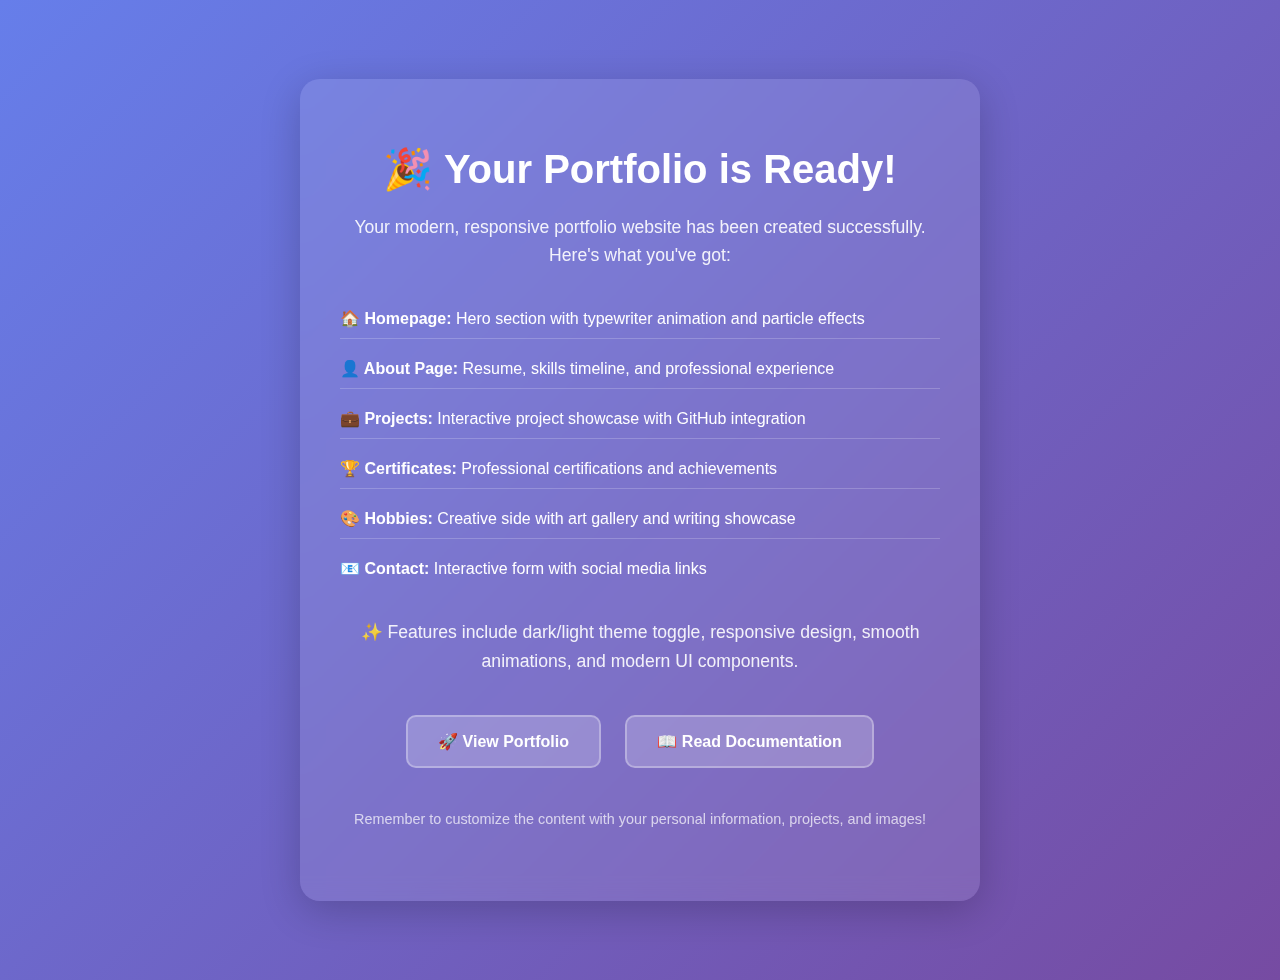
<file: start.html>
<!DOCTYPE html>
<html lang="en">
<head>
    <meta charset="UTF-8">
    <meta name="viewport" content="width=device-width, initial-scale=1.0">
    <title>Welcome to Your Portfolio</title>
    <style>
        body {
            font-family: 'Segoe UI', Tahoma, Geneva, Verdana, sans-serif;
            margin: 0;
            padding: 40px;
            background: linear-gradient(135deg, #667eea 0%, #764ba2 100%);
            color: white;
            text-align: center;
            min-height: 100vh;
            display: flex;
            align-items: center;
            justify-content: center;
        }
        .container {
            background: rgba(255, 255, 255, 0.1);
            backdrop-filter: blur(10px);
            border-radius: 20px;
            padding: 40px;
            box-shadow: 0 10px 40px rgba(0, 0, 0, 0.2);
            max-width: 600px;
        }
        h1 {
            font-size: 2.5rem;
            margin-bottom: 20px;
        }
        p {
            font-size: 1.1rem;
            line-height: 1.6;
            margin-bottom: 30px;
            opacity: 0.9;
        }
        .btn {
            display: inline-block;
            padding: 15px 30px;
            background: rgba(255, 255, 255, 0.2);
            color: white;
            text-decoration: none;
            border-radius: 10px;
            font-weight: bold;
            margin: 10px;
            border: 2px solid rgba(255, 255, 255, 0.3);
            transition: all 0.3s ease;
        }
        .btn:hover {
            background: rgba(255, 255, 255, 0.3);
            transform: translateY(-2px);
        }
        .features {
            margin: 30px 0;
            text-align: left;
        }
        .feature {
            margin: 10px 0;
            padding: 10px 0;
            border-bottom: 1px solid rgba(255, 255, 255, 0.2);
        }
        .feature:last-child {
            border-bottom: none;
        }
        .feature strong {
            color: #fff;
        }
    </style>
</head>
<body>
    <div class="container">
        <h1>🎉 Your Portfolio is Ready!</h1>
        
        <p>Your modern, responsive portfolio website has been created successfully. Here's what you've got:</p>
        
        <div class="features">
            <div class="feature">
                <strong>🏠 Homepage:</strong> Hero section with typewriter animation and particle effects
            </div>
            <div class="feature">
                <strong>👤 About Page:</strong> Resume, skills timeline, and professional experience
            </div>
            <div class="feature">
                <strong>💼 Projects:</strong> Interactive project showcase with GitHub integration
            </div>
            <div class="feature">
                <strong>🏆 Certificates:</strong> Professional certifications and achievements
            </div>
            <div class="feature">
                <strong>🎨 Hobbies:</strong> Creative side with art gallery and writing showcase
            </div>
            <div class="feature">
                <strong>📧 Contact:</strong> Interactive form with social media links
            </div>
        </div>
        
        <p>✨ Features include dark/light theme toggle, responsive design, smooth animations, and modern UI components.</p>
        
        <div>
            <a href="index.html" class="btn">🚀 View Portfolio</a>
            <a href="README.md" class="btn" target="_blank">📖 Read Documentation</a>
        </div>
        
        <p style="font-size: 0.9rem; margin-top: 30px; opacity: 0.7;">
            Remember to customize the content with your personal information, projects, and images!
        </p>
    </div>
</body>
</html>
</file>
<file: styles/main.css>
:root {
    /* Green Theme Colors - Ever-Green Journey */
    --primary-green: #4CAF50;
    --secondary-green: #81C784;
    --accent-green: #66BB6A;
    --mint-green: #E8F5E8;
    --sage-green: #8BC34A;
    --leaf-green: #689F38;
    --emerald-tint: #2E7D32;
    --pastel-green: #F1F8E9;
    --deep-leaf: #388E3C;
    
    /* Gradients - Green Family */
    --gradient-primary: linear-gradient(135deg, var(--primary-green) 0%, var(--secondary-green) 100%);
    --gradient-secondary: linear-gradient(135deg, var(--sage-green) 0%, var(--pastel-green) 100%);
    --gradient-accent: linear-gradient(135deg, var(--emerald-tint) 0%, var(--secondary-green) 100%);
    --gradient-hero: linear-gradient(135deg, #ffffff 0%, var(--pastel-green) 50%, #ffffff 100%);
    --gradient-card: linear-gradient(145deg, #ffffff 0%, var(--mint-green) 100%);
    
    /* Background Colors */
    --background-color: #ffffff;
    --surface-color: #ffffff;
    --card-background: rgba(255, 255, 255, 0.98);
    --overlay-color: rgba(76, 175, 80, 0.05);
    
    /* Text Colors */
    --text-primary: #1a1a1a;
    --text-secondary: #333333;
    --text-accent: #4CAF50;
    --text-light: rgba(51, 51, 51, 0.7);
    --text-white: #ffffff;
    
    /* Effects */
    --glow-primary: 0 0 10px rgba(76, 175, 80, 0.15);
    --glow-secondary: 0 0 8px rgba(129, 199, 132, 0.15);
    --shadow-soft: 0 4px 16px rgba(0, 0, 0, 0.08);
    --shadow-medium: 0 6px 20px rgba(0, 0, 0, 0.10);
    --shadow-strong: 0 8px 25px rgba(0, 0, 0, 0.12);
    
    /* Typography */
    --font-primary: 'Poppins', sans-serif;
    --font-script: 'Dancing Script', cursive;
    --font-size-xl: clamp(2.5rem, 6vw, 5rem);
    --font-size-lg: clamp(2rem, 4vw, 3rem);
    --font-size-md: clamp(1.2rem, 2.5vw, 1.5rem);
    --font-size-sm: 1rem;
    
    /* Spacing */
    --spacing-xs: 0.5rem;
    --spacing-sm: 1rem;
    --spacing-md: 1.5rem;
    --spacing-lg: 2rem;
    --spacing-xl: 3rem;
    --spacing-xxl: 5rem;
    
    /* Border radius */
    --border-radius-sm: 12px;
    --border-radius-md: 20px;
    --border-radius-lg: 30px;
    --border-radius-full: 50%;
}

/* Dark theme adjustments */
[data-theme="dark"] {
    --background-color: #0d1b0f;
    --surface-color: #1a2c1e;
    --card-background: rgba(26, 44, 30, 0.95);
    --text-primary: #C8E6C9;
    --text-secondary: #A5D6A7;
    --text-light: rgba(200, 230, 201, 0.7);
    --shadow-soft: 0 8px 32px rgba(13, 27, 15, 0.5);
    --shadow-medium: 0 12px 40px rgba(13, 27, 15, 0.6);
    --shadow-strong: 0 16px 50px rgba(13, 27, 15, 0.7);
}

/* Global Styles */
* {
    margin: 0;
    padding: 0;
    box-sizing: border-box;
}

html {
    scroll-behavior: smooth;
    font-size: 16px;
}

body {
    font-family: var(--font-primary);
    line-height: 1.6;
    color: var(--text-primary);
    background: var(--background-color);
    transition: all 0.3s ease;
    overflow-x: hidden;
}

/* Animated Leaves Background */
.leaves-bg {
    position: fixed;
    top: 0;
    left: 0;
    width: 100%;
    height: 100%;
    pointer-events: none;
    z-index: -1;
    overflow: hidden;
}

.leaf {
    position: absolute;
    width: 15px;
    height: 15px;
    background: var(--accent-green);
    border-radius: 0 100% 0 100%;
    opacity: 0.05;
    animation: float-leaf 15s ease-in-out infinite;
}

@keyframes float-leaf {
    0%, 100% { 
        transform: translateY(100vh) rotate(0deg); 
        opacity: 0;
    }
    10% { 
        opacity: 0.3;
    }
    90% { 
        opacity: 0.1;
    }
    50% { 
        transform: translateY(-10vh) rotate(180deg); 
        opacity: 0.2;
    }
}

.container {
    max-width: 1200px;
    margin: 0 auto;
    padding: 0 var(--spacing-md);
}

/* Navigation */
.navbar {
    position: fixed;
    top: 0;
    width: 100%;
    background: rgba(255, 255, 255, 0.95);
    backdrop-filter: blur(20px);
    border-bottom: 1px solid var(--mint-green);
    z-index: 1000;
    transition: all 0.3s ease;
}

.nav-container {
    max-width: 1200px;
    margin: 0 auto;
    padding: 0 var(--spacing-md);
    display: flex;
    justify-content: space-between;
    align-items: center;
    height: 80px;
}

.nav-logo .logo-text {
    font-size: 1.8rem;
    font-weight: 700;
    background: var(--gradient-primary);
    -webkit-background-clip: text;
    -webkit-text-fill-color: transparent;
    color: var(--primary-green); /* Fallback */
}

.nav-menu {
    display: flex;
    list-style: none;
    gap: var(--spacing-lg);
}

.nav-link {
    text-decoration: none;
    color: var(--text-secondary);
    font-weight: 500;
    padding: var(--spacing-xs) var(--spacing-sm);
    border-radius: var(--border-radius-sm);
    transition: all 0.3s ease;
    position: relative;
}

.nav-link:hover,
.nav-link:focus {
    color: var(--primary-green);
    background: rgba(76, 175, 80, 0.1);
    transform: translateY(-2px);
    box-shadow: var(--glow-secondary);
}

.nav-toggle {
    display: none;
    flex-direction: column;
    cursor: pointer;
    gap: 4px;
}

.bar {
    width: 25px;
    height: 3px;
    background: var(--primary-green);
    border-radius: 2px;
    transition: all 0.3s ease;
}

.theme-toggle {
    background: var(--gradient-accent);
    border: none;
    padding: var(--spacing-xs);
    border-radius: var(--border-radius-full);
    cursor: pointer;
    color: var(--text-white);
    font-size: 1.2rem;
    width: 45px;
    height: 45px;
    display: flex;
    align-items: center;
    justify-content: center;
    transition: all 0.3s ease;
    box-shadow: var(--shadow-soft);
}

.theme-toggle:hover {
    transform: scale(1.1);
    box-shadow: var(--shadow-medium);
}

/* Hero Section */
.hero {
    min-height: 100vh;
    display: flex;
    justify-content: center;
    align-items: center;
    flex-direction: column;
    padding: var(--spacing-xxl) 0;
    background: linear-gradient(135deg, #ffffff 0%, var(--mint-green) 100%);
    position: relative;
    overflow: hidden;
}

.hero-content {
    display: grid;
    grid-template-columns: 1fr 1fr;
    gap: var(--spacing-xxl);
    align-items: center;
    max-width: 1200px;
    width: 100%;
    padding: 0 var(--spacing-md);
}

.hero-text {
    z-index: 2;
}

.hero-title {
    font-size: var(--font-size-xl);
    font-weight: 700;
    margin-bottom: var(--spacing-md);
    line-height: 1.2;
}

.hi-text {
    display: block;
    font-size: 2rem;
    color: var(--text-secondary);
    margin-bottom: var(--spacing-xs);
}

.name-text {
    display: block;
    background: var(--gradient-primary);
    -webkit-background-clip: text;
    -webkit-text-fill-color: transparent;
    color: var(--primary-green); /* Fallback for browsers that don't support background-clip */
}

.leaf-emoji {
    display: inline-block;
    font-size: 3rem;
}

@keyframes glow-pulse {
    0%, 100% { filter: brightness(1); }
    50% { filter: brightness(1.2); }
}

@keyframes leaf-sway {
    0%, 100% { transform: rotate(-5deg); }
    50% { transform: rotate(5deg); }
}

.tagline {
    font-family: var(--font-script);
    font-size: 1.4rem;
    color: var(--text-primary);
    margin-bottom: var(--spacing-md);
    font-weight: 600;
    text-align: center;
    background: var(--card-background);
    padding: var(--spacing-md);
    border-radius: var(--border-radius-lg);
    box-shadow: var(--shadow-soft);
    border: 1px solid var(--mint-green);
}

.hero-subtitle {
    font-size: var(--font-size-md);
    color: var(--text-secondary);
    margin-bottom: var(--spacing-lg);
    font-weight: 600;
}

.hero-description {
    font-size: 1.1rem;
    color: var(--text-light);
    margin-bottom: var(--spacing-xl);
    line-height: 1.7;
}

.contact-buttons {
    display: flex;
    flex-direction: column;
    gap: var(--spacing-sm);
    margin-bottom: var(--spacing-lg);
}

.contact-btn {
    display: flex;
    align-items: center;
    gap: var(--spacing-sm);
    padding: var(--spacing-sm) var(--spacing-md);
    background: var(--card-background);
    border: 2px solid var(--mint-green);
    border-radius: var(--border-radius-md);
    text-decoration: none;
    color: var(--text-primary);
    transition: all 0.3s ease;
    box-shadow: var(--shadow-soft);
}

.contact-btn:hover {
    background: var(--gradient-secondary);
    color: var(--text-white);
    transform: translateY(-3px);
    box-shadow: var(--shadow-medium);
}

.social-links {
    display: flex;
    gap: var(--spacing-md);
    margin-bottom: var(--spacing-xl);
}

.social-btn {
    display: flex;
    align-items: center;
    gap: var(--spacing-xs);
    padding: var(--spacing-sm) var(--spacing-md);
    background: var(--gradient-accent);
    color: var(--text-white);
    text-decoration: none;
    border-radius: var(--border-radius-md);
    transition: all 0.3s ease;
    box-shadow: var(--shadow-soft);
    font-weight: 600;
}

.social-btn:hover {
    transform: translateY(-3px) scale(1.05);
    box-shadow: var(--shadow-strong);
}

.linkedin {
    background: linear-gradient(135deg, #0077B5, var(--secondary-green));
}

.github {
    background: linear-gradient(135deg, #333, var(--deep-leaf));
}

.hero-buttons {
    display: flex;
    gap: var(--spacing-md);
}

.btn {
    display: inline-flex;
    align-items: center;
    gap: var(--spacing-xs);
    padding: var(--spacing-md) var(--spacing-xl);
    border-radius: var(--border-radius-lg);
    text-decoration: none;
    font-weight: 600;
    font-size: 1.1rem;
    transition: all 0.3s ease;
    border: none;
    cursor: pointer;
    box-shadow: var(--shadow-soft);
}

.btn-primary {
    background: var(--gradient-primary);
    color: var(--text-white);
}

.btn-primary:hover {
    transform: translateY(-3px);
    box-shadow: var(--shadow-strong);
    filter: brightness(1.1);
}

.btn-outline {
    background: var(--card-background);
    color: var(--text-primary);
    border: 2px solid var(--primary-green);
}

.btn-outline:hover {
    background: var(--gradient-primary);
    color: var(--text-white);
    transform: translateY(-3px);
    box-shadow: var(--shadow-strong);
}

/* Hero Image */
.hero-image {
    display: flex;
    justify-content: center;
    align-items: center;
    position: relative;
}

.image-container {
    position: relative;
    width: 400px;
    height: 400px;
}

.floating-elements {
    position: absolute;
    width: 100%;
    height: 100%;
}

.floating-item {
    position: absolute;
    width: 60px;
    height: 60px;
    background: var(--gradient-card);
    border-radius: var(--border-radius-full);
    display: flex;
    align-items: center;
    justify-content: center;
    font-size: 1.8rem;
    color: var(--text-primary);
    animation: float-around 6s ease-in-out infinite;
    animation-delay: var(--delay);
    box-shadow: var(--shadow-medium);
}

.floating-item:nth-child(1) {
    top: 10%;
    left: 10%;
    color: #E65100;
}

.floating-item:nth-child(2) {
    top: 0%;
    right: 20%;
    color: #1976D2;
}

.floating-item:nth-child(3) {
    bottom: 30%;
    left: 0%;
    color: #F57C00;
}

.floating-item:nth-child(4) {
    top: 50%;
    right: 0%;
    color: #D32F2F;
}

.floating-item:nth-child(5) {
    bottom: 10%;
    right: 30%;
    color: var(--primary-green);
}

@keyframes float-around {
    0%, 100% { 
        transform: translateY(0px) scale(1);
    }
    50% { 
        transform: translateY(-20px) scale(1.1);
    }
}

.profile-photo {
    position: absolute;
    top: 50%;
    left: 50%;
    transform: translate(-50%, -50%);
    width: 280px;
    height: 280px;
    border-radius: var(--border-radius-full);
    border: 5px solid var(--primary-green);
    background: var(--gradient-card);
    display: flex;
    align-items: center;
    justify-content: center;
    cursor: pointer;
    transition: all 0.3s ease;
    box-shadow: var(--shadow-strong);
    overflow: hidden;
}

.profile-photo:hover {
    transform: translate(-50%, -50%) scale(1.05);
    box-shadow: var(--glow-primary);
}

.photo-placeholder {
    display: flex;
    flex-direction: column;
    align-items: center;
    gap: var(--spacing-sm);
    color: var(--text-light);
    font-size: 1.1rem;
}

.photo-placeholder i {
    font-size: 3rem;
    color: var(--text-accent);
}

.scroll-indicator {
    position: absolute;
    bottom: var(--spacing-xl);
    left: 50%;
    transform: translateX(-50%);
    text-align: center;
    color: var(--text-secondary);
    animation: bounce 2s ease-in-out infinite;
}

.scroll-arrow {
    margin-top: var(--spacing-xs);
    font-size: 1.2rem;
    color: var(--primary-green);
}

@keyframes bounce {
    0%, 100% { transform: translateX(-50%) translateY(0); }
    50% { transform: translateX(-50%) translateY(-10px); }
}

/* Section Styles */
section {
    padding: var(--spacing-xxl) 0;
    position: relative;
}

.section-header {
    text-align: center;
    margin-bottom: var(--spacing-xxl);
}

.section-title {
    font-size: var(--font-size-lg);
    font-weight: 700;
    background: var(--gradient-primary);
    -webkit-background-clip: text;
    -webkit-text-fill-color: transparent;
    color: var(--primary-green); /* Fallback */
    margin-bottom: var(--spacing-md);
}

.section-subtitle {
    font-size: var(--font-size-md);
    color: var(--text-secondary);
    font-family: var(--font-script);
    font-weight: 600;
}

/* About Section */
.about-section {
    background: var(--background-color);
    border-top: 1px solid var(--mint-green);
}

.story-content {
    display: grid;
    grid-template-columns: 2fr 1fr;
    gap: var(--spacing-xxl);
    align-items: center;
}

.story-intro {
    font-size: 1.3rem;
    color: var(--text-primary);
    margin-bottom: var(--spacing-xl);
    font-weight: 500;
    text-align: center;
    background: var(--gradient-secondary);
    color: var(--text-white);
    padding: var(--spacing-lg);
    border-radius: var(--border-radius-lg);
    box-shadow: var(--shadow-medium);
}

.passion-list h3 {
    color: var(--text-accent);
    margin-bottom: var(--spacing-md);
    font-size: 1.4rem;
}

.passion-list ul {
    list-style: none;
    display: grid;
    gap: var(--spacing-md);
}

.passion-list li {
    display: flex;
    align-items: center;
    gap: var(--spacing-md);
    padding: var(--spacing-md);
    background: var(--card-background);
    border-radius: var(--border-radius-md);
    border: 2px solid var(--mint-green);
    transition: all 0.3s ease;
    box-shadow: var(--shadow-soft);
}

.passion-list li:hover {
    background: var(--gradient-card);
    transform: translateX(10px);
    box-shadow: var(--shadow-medium);
}

.passion-list i {
    color: var(--primary-green);
    font-size: 1.2rem;
}

.aspiration {
    margin-top: var(--spacing-xl);
    padding: var(--spacing-lg);
    background: var(--gradient-accent);
    color: var(--text-white);
    border-radius: var(--border-radius-lg);
    box-shadow: var(--shadow-medium);
    text-align: center;
}

.story-visual {
    display: flex;
    justify-content: center;
    align-items: center;
    position: relative;
}

.green-circle {
    width: 200px;
    height: 200px;
    background: var(--gradient-primary);
    border-radius: var(--border-radius-full);
    position: relative;
}

@keyframes pulse-glow {
    0%, 100% { 
        transform: scale(1);
        box-shadow: var(--glow-primary);
    }
    50% { 
        transform: scale(1.1);
        box-shadow: 0 0 30px rgba(76, 175, 80, 0.5);
    }
}

/* Education Section */
.education-section {
    background: var(--mint-green);
}

.education-timeline {
    display: flex;
    flex-direction: column;
    gap: var(--spacing-xl);
    position: relative;
}

.education-timeline::before {
    content: '';
    position: absolute;
    left: 40px;
    top: 0;
    height: 100%;
    width: 3px;
    background: var(--gradient-primary);
    border-radius: 2px;
}

.education-item {
    display: flex;
    gap: var(--spacing-lg);
    align-items: flex-start;
}

.education-icon {
    width: 80px;
    height: 80px;
    background: var(--gradient-primary);
    border-radius: var(--border-radius-full);
    display: flex;
    align-items: center;
    justify-content: center;
    color: var(--text-white);
    font-size: 1.8rem;
    box-shadow: var(--shadow-medium);
    flex-shrink: 0;
    z-index: 2;
}

.education-content {
    background: var(--card-background);
    padding: var(--spacing-xl);
    border-radius: var(--border-radius-lg);
    box-shadow: var(--shadow-medium);
    border: 1px solid var(--mint-green);
    flex: 1;
}

.education-content h3 {
    color: var(--text-primary);
    font-size: 1.4rem;
    margin-bottom: var(--spacing-sm);
}

.course {
    color: var(--text-accent);
    font-weight: 600;
    font-size: 1.1rem;
    margin-bottom: var(--spacing-xs);
}

.year {
    color: var(--text-secondary);
    font-weight: 500;
    margin-bottom: var(--spacing-md);
}

.education-details p {
    color: var(--text-light);
    line-height: 1.6;
}

/* Internship Section */
.internship-section {
    background: var(--background-color);
}

.journey-path {
    display: flex;
    flex-direction: column;
    gap: var(--spacing-xl);
    position: relative;
}

.journey-item {
    display: flex;
    gap: var(--spacing-lg);
    align-items: center;
    transition: all 0.3s ease;
}

.journey-item:hover {
    transform: scale(1.02);
}

.journey-number {
    width: 80px;
    height: 80px;
    background: var(--gradient-accent);
    color: var(--text-white);
    border-radius: var(--border-radius-full);
    display: flex;
    align-items: center;
    justify-content: center;
    font-size: 1.8rem;
    font-weight: 700;
    box-shadow: var(--shadow-strong);
    flex-shrink: 0;
    position: relative;
    z-index: 2;
}

.journey-card {
    background: var(--card-background);
    padding: var(--spacing-xl);
    border-radius: var(--border-radius-lg);
    box-shadow: var(--shadow-medium);
    border: 1px solid var(--mint-green);
    flex: 1;
    transition: all 0.3s ease;
}

.journey-card:hover {
    background: var(--gradient-card);
    transform: translateY(-5px);
    box-shadow: var(--shadow-strong);
}

.journey-icon {
    background: var(--gradient-secondary);
    width: 60px;
    height: 60px;
    border-radius: var(--border-radius-full);
    display: flex;
    align-items: center;
    justify-content: center;
    color: var(--text-white);
    font-size: 1.5rem;
    margin-bottom: var(--spacing-md);
    box-shadow: var(--shadow-soft);
}

.journey-card h3 {
    color: var(--text-primary);
    font-size: 1.4rem;
    margin-bottom: var(--spacing-sm);
}

.role {
    color: var(--text-accent);
    font-weight: 600;
    font-size: 1.1rem;
    margin-bottom: var(--spacing-xs);
}

.duration {
    color: var(--text-secondary);
    font-weight: 500;
    margin-bottom: var(--spacing-md);
}

.journey-description p {
    color: var(--text-light);
    line-height: 1.6;
}

.journey-item.current .journey-number {
    background: var(--gradient-primary);
    box-shadow: var(--shadow-medium);
}

@keyframes current-pulse {
    0%, 100% { transform: scale(1); }
    50% { transform: scale(1.1); }
}

/* Projects Section */
.projects-section {
    background: var(--mint-green);
}

.projects-grid {
    display: grid;
    grid-template-columns: repeat(auto-fit, minmax(350px, 1fr));
    gap: var(--spacing-xl);
}

.project-card {
    background: var(--card-background);
    border-radius: var(--border-radius-lg);
    padding: var(--spacing-xl);
    box-shadow: var(--shadow-medium);
    border: 1px solid var(--mint-green);
    transition: all 0.3s ease;
    position: relative;
    overflow: hidden;
}

.project-card::before {
    content: '';
    position: absolute;
    top: 0;
    left: 0;
    right: 0;
    height: 4px;
    background: var(--gradient-primary);
}

.project-card:hover {
    transform: translateY(-10px);
    box-shadow: var(--shadow-strong);
    background: var(--gradient-card);
}

.project-card.loading {
    display: flex;
    flex-direction: column;
    align-items: center;
    justify-content: center;
    min-height: 200px;
    text-align: center;
    color: var(--text-secondary);
}

.loading-spinner {
    width: 40px;
    height: 40px;
    border: 4px solid var(--mint-green);
    border-top: 4px solid var(--primary-green);
    border-radius: var(--border-radius-full);
    animation: spin 1s linear infinite;
    margin-bottom: var(--spacing-md);
}

@keyframes spin {
    0% { transform: rotate(0deg); }
    100% { transform: rotate(360deg); }
}

/* Skills Section */
.skills-section {
    background: var(--background-color);
}

.skills-content {
    display: grid;
    grid-template-columns: 1fr 1fr;
    gap: var(--spacing-xxl);
}

.technical-skills,
.soft-skills {
    background: var(--card-background);
    padding: var(--spacing-xl);
    border-radius: var(--border-radius-lg);
    box-shadow: var(--shadow-medium);
    border: 2px solid var(--mint-green);
}

.technical-skills h3,
.soft-skills h3 {
    color: var(--text-primary);
    font-size: 1.6rem;
    margin-bottom: var(--spacing-xl);
    text-align: center;
    background: var(--gradient-secondary);
    color: var(--text-white);
    padding: var(--spacing-md);
    border-radius: var(--border-radius-md);
}

.skill-bars {
    display: flex;
    flex-direction: column;
    gap: var(--spacing-lg);
}

.skill-item {
    display: flex;
    flex-direction: column;
    gap: var(--spacing-sm);
}

.skill-info {
    display: flex;
    justify-content: space-between;
    align-items: center;
    font-weight: 600;
    color: var(--text-primary);
}

.skill-bar {
    height: 12px;
    background: var(--pastel-green);
    border-radius: 6px;
    overflow: hidden;
    box-shadow: inset 0 2px 4px rgba(0, 0, 0, 0.1);
}

.skill-fill {
    height: 100%;
    background: var(--gradient-primary);
    border-radius: 6px;
    width: 0;
    transition: width 1.5s ease-out;
    box-shadow: 0 0 10px rgba(76, 175, 80, 0.3);
}

.soft-skill-cards {
    display: grid;
    grid-template-columns: repeat(2, 1fr);
    gap: var(--spacing-lg);
}

.soft-skill-card {
    display: flex;
    flex-direction: column;
    align-items: center;
    text-align: center;
    padding: var(--spacing-lg);
    background: var(--gradient-card);
    border-radius: var(--border-radius-lg);
    transition: all 0.3s ease;
    box-shadow: var(--shadow-soft);
}

.soft-skill-card:hover {
    transform: translateY(-5px) scale(1.05);
    box-shadow: var(--shadow-medium);
}

.leaf-shape {
    width: 80px;
    height: 80px;
    background: var(--gradient-primary);
    border-radius: 0 100% 0 100%;
    display: flex;
    align-items: center;
    justify-content: center;
    color: var(--text-white);
    font-size: 1.5rem;
    margin-bottom: var(--spacing-md);
    transform: rotate(45deg);
    box-shadow: var(--shadow-soft);
}

.leaf-shape i {
    transform: rotate(-45deg);
}

.soft-skill-card h4 {
    color: var(--text-primary);
    font-weight: 600;
}

/* Certificates Section */
.certificates-section {
    background: var(--mint-green);
}

.certificates-story {
    text-align: center;
}

.story-text {
    font-size: 1.2rem;
    color: var(--text-primary);
    line-height: 1.7;
    margin-bottom: var(--spacing-xl);
    background: var(--card-background);
    padding: var(--spacing-xl);
    border-radius: var(--border-radius-lg);
    border: 2px solid var(--mint-green);
    box-shadow: var(--shadow-soft);
}

.certificates-upload {
    margin-bottom: var(--spacing-xl);
}

.upload-area {
    border: 3px dashed var(--primary-green);
    border-radius: var(--border-radius-lg);
    padding: var(--spacing-xxl);
    text-align: center;
    background: var(--card-background);
    cursor: pointer;
    transition: all 0.3s ease;
    color: var(--text-secondary);
}

.upload-area:hover {
    background: var(--gradient-card);
    border-color: var(--deep-leaf);
    transform: scale(1.02);
}

.upload-area i {
    font-size: 3rem;
    color: var(--primary-green);
    margin-bottom: var(--spacing-md);
}

.upload-area h3 {
    color: var(--text-primary);
    margin-bottom: var(--spacing-sm);
}

.certificates-gallery {
    display: grid;
    grid-template-columns: repeat(auto-fill, minmax(250px, 1fr));
    gap: var(--spacing-lg);
    margin-top: var(--spacing-xl);
}

.certificate-item {
    background: var(--card-background);
    border-radius: var(--border-radius-lg);
    padding: var(--spacing-md);
    box-shadow: var(--shadow-medium);
    border: 2px solid var(--mint-green);
    transition: all 0.3s ease;
    overflow: hidden;
}

.certificate-item:hover {
    transform: translateY(-5px) rotate(2deg);
    box-shadow: var(--shadow-strong);
}

.certificate-item img {
    width: 100%;
    height: 200px;
    object-fit: cover;
    border-radius: var(--border-radius-md);
}

/* Hobbies Section */
.hobbies-section {
    background: var(--background-color);
}

.hobbies-garden {
    max-width: 800px;
    margin: 0 auto;
}

.hobby-story {
    display: flex;
    flex-direction: column;
    gap: var(--spacing-xl);
}

.hobby-item {
    background: var(--card-background);
    padding: var(--spacing-xl);
    border-radius: var(--border-radius-lg);
    box-shadow: var(--shadow-medium);
    border: 2px solid var(--mint-green);
    display: flex;
    gap: var(--spacing-lg);
    align-items: flex-start;
    transition: all 0.3s ease;
}

.hobby-item:hover {
    transform: translateX(10px);
    box-shadow: var(--shadow-strong);
    background: var(--gradient-card);
}

.hobby-item:nth-child(even) {
    flex-direction: row-reverse;
}

.hobby-item:nth-child(even):hover {
    transform: translateX(-10px);
}

.hobby-icon {
    width: 100px;
    height: 100px;
    background: var(--gradient-accent);
    border-radius: var(--border-radius-full);
    display: flex;
    align-items: center;
    justify-content: center;
    color: var(--text-white);
    font-size: 2rem;
    flex-shrink: 0;
    box-shadow: var(--shadow-medium);
}

.hobby-content h3 {
    color: var(--text-primary);
    font-size: 1.4rem;
    margin-bottom: var(--spacing-md);
}

.hobby-content p {
    color: var(--text-light);
    line-height: 1.6;
    margin-bottom: var(--spacing-md);
}

.duolingo-streak {
    display: flex;
    align-items: center;
    gap: var(--spacing-sm);
    background: var(--gradient-primary);
    color: var(--text-white);
    padding: var(--spacing-sm) var(--spacing-md);
    border-radius: var(--border-radius-md);
    display: inline-flex;
    box-shadow: var(--shadow-soft);
}

.streak-number {
    font-size: 1.5rem;
    font-weight: 700;
}

/* Languages Section */
.languages-section {
    background: var(--mint-green);
    padding: var(--spacing-xl) 0;
}

.languages-grid {
    display: grid;
    grid-template-columns: repeat(auto-fit, minmax(250px, 1fr));
    gap: var(--spacing-xl);
    max-width: 600px;
    margin: 0 auto;
}

.language-card {
    background: var(--card-background);
    padding: var(--spacing-xl);
    border-radius: var(--border-radius-lg);
    text-align: center;
    box-shadow: var(--shadow-medium);
    border: 2px solid var(--mint-green);
    transition: all 0.3s ease;
}

.language-card:hover {
    transform: translateY(-10px) scale(1.05);
    box-shadow: var(--shadow-strong);
    background: var(--gradient-card);
}

.language-card i {
    font-size: 3rem;
    color: var(--primary-green);
    margin-bottom: var(--spacing-md);
}

.language-card h3 {
    color: var(--text-primary);
    font-size: 1.4rem;
    margin-bottom: var(--spacing-sm);
}

.language-card p {
    color: var(--text-secondary);
    font-weight: 600;
}

/* Contact Section */
.contact-section {
    background: var(--background-color);
}

.contact-grid {
    display: grid;
    grid-template-columns: 1fr 1fr;
    gap: var(--spacing-xxl);
    align-items: start;
}

.contact-info {
    display: flex;
    flex-direction: column;
    gap: var(--spacing-lg);
}

.contact-item {
    background: var(--card-background);
    padding: var(--spacing-xl);
    border-radius: var(--border-radius-lg);
    display: flex;
    align-items: center;
    gap: var(--spacing-lg);
    box-shadow: var(--shadow-medium);
    border: 2px solid var(--mint-green);
    transition: all 0.3s ease;
}

.contact-item:hover {
    transform: translateY(-5px);
    box-shadow: var(--shadow-strong);
    background: var(--gradient-card);
}

.contact-icon {
    width: 80px;
    height: 80px;
    background: var(--gradient-accent);
    border-radius: var(--border-radius-full);
    display: flex;
    align-items: center;
    justify-content: center;
    color: var(--text-white);
    font-size: 1.8rem;
    flex-shrink: 0;
    box-shadow: var(--shadow-soft);
}

.contact-details h3 {
    color: var(--text-primary);
    font-size: 1.2rem;
    margin-bottom: var(--spacing-xs);
}

.contact-details a {
    color: var(--text-accent);
    text-decoration: none;
    font-weight: 600;
    transition: all 0.3s ease;
}

.contact-details a:hover {
    color: var(--primary-green);
    text-decoration: underline;
}

.contact-form {
    background: var(--card-background);
    padding: var(--spacing-xl);
    border-radius: var(--border-radius-lg);
    box-shadow: var(--shadow-medium);
    border: 2px solid var(--mint-green);
}

.form-group {
    margin-bottom: var(--spacing-lg);
}

.form-group input,
.form-group textarea {
    width: 100%;
    padding: var(--spacing-md);
    border: 2px solid var(--mint-green);
    border-radius: var(--border-radius-md);
    font-family: var(--font-primary);
    font-size: 1rem;
    background: var(--surface-color);
    color: var(--text-primary);
    transition: all 0.3s ease;
}

.form-group input:focus,
.form-group textarea:focus {
    outline: none;
    border-color: var(--primary-green);
    box-shadow: var(--glow-secondary);
    background: var(--background-color);
}

.form-group input::placeholder,
.form-group textarea::placeholder {
    color: var(--text-light);
}

/* Modal Styles */
.modal {
    display: none;
    position: fixed;
    z-index: 2000;
    left: 0;
    top: 0;
    width: 100%;
    height: 100%;
    background-color: rgba(0, 0, 0, 0.8);
    backdrop-filter: blur(10px);
}

.modal-content {
    background: var(--card-background);
    margin: 5% auto;
    padding: 0;
    border-radius: var(--border-radius-lg);
    width: 90%;
    max-width: 900px;
    max-height: 80vh;
    overflow: hidden;
    box-shadow: var(--shadow-strong);
    border: 2px solid var(--mint-green);
}

.modal-header {
    background: var(--gradient-primary);
    color: var(--text-white);
    padding: var(--spacing-lg);
    display: flex;
    justify-content: space-between;
    align-items: center;
}

.modal-header h2 {
    margin: 0;
    font-size: 1.5rem;
}

.close {
    color: var(--text-white);
    font-size: 2rem;
    font-weight: bold;
    cursor: pointer;
    transition: all 0.3s ease;
}

.close:hover {
    transform: scale(1.2);
    text-shadow: var(--glow-secondary);
}

.modal-body {
    padding: var(--spacing-xl);
    max-height: 70vh;
    overflow-y: auto;
}

.resume-upload {
    text-align: center;
    padding: var(--spacing-xxl);
    border: 3px dashed var(--primary-green);
    border-radius: var(--border-radius-lg);
    background: var(--surface-color);
    cursor: pointer;
    transition: all 0.3s ease;
}

.resume-upload:hover {
    background: var(--gradient-card);
    border-color: var(--deep-leaf);
}

.resume-upload i {
    font-size: 3rem;
    color: var(--primary-green);
    margin-bottom: var(--spacing-md);
}

.resume-actions {
    text-align: center;
    margin-top: var(--spacing-lg);
    padding-top: var(--spacing-lg);
    border-top: 2px solid var(--mint-green);
}

/* Footer */
.footer {
    background: var(--deep-leaf);
    color: var(--text-white);
    padding: var(--spacing-xl) 0;
    text-align: center;
}

.footer-content {
    max-width: 1200px;
    margin: 0 auto;
    padding: 0 var(--spacing-md);
}

.footer-quote {
    font-family: var(--font-script);
    font-size: 1.4rem;
    margin-bottom: var(--spacing-lg);
    font-weight: 600;
}

.footer-social {
    display: flex;
    justify-content: center;
    gap: var(--spacing-lg);
    margin-bottom: var(--spacing-lg);
}

.footer-social a {
    width: 50px;
    height: 50px;
    background: rgba(255, 255, 255, 0.1);
    border-radius: var(--border-radius-full);
    display: flex;
    align-items: center;
    justify-content: center;
    color: var(--text-white);
    font-size: 1.2rem;
    transition: all 0.3s ease;
    backdrop-filter: blur(10px);
}

.footer-social a:hover {
    background: var(--gradient-secondary);
    transform: translateY(-5px) scale(1.1);
    box-shadow: var(--glow-secondary);
}

.copyright {
    color: rgba(255, 255, 255, 0.8);
    font-size: 0.9rem;
}

/* Animations */
@keyframes slideInUp {
    from {
        opacity: 0;
        transform: translateY(50px);
    }
    to {
        opacity: 1;
        transform: translateY(0);
    }
}

@keyframes slideInLeft {
    from {
        opacity: 0;
        transform: translateX(-50px);
    }
    to {
        opacity: 1;
        transform: translateX(0);
    }
}

@keyframes slideInRight {
    from {
        opacity: 0;
        transform: translateX(50px);
    }
    to {
        opacity: 1;
        transform: translateX(0);
    }
}

.animate-in {
    animation: slideInUp 0.8s ease-out forwards;
}

.animate-left {
    animation: slideInLeft 0.8s ease-out forwards;
}

.animate-right {
    animation: slideInRight 0.8s ease-out forwards;
}

/* Responsive Design */
@media (max-width: 768px) {
    .nav-menu {
        position: fixed;
        left: -100%;
        top: 80px;
        flex-direction: column;
        background-color: var(--card-background);
        width: 100%;
        text-align: center;
        transition: 0.3s;
        box-shadow: var(--shadow-strong);
        backdrop-filter: blur(20px);
        padding: var(--spacing-lg) 0;
        border-top: 2px solid var(--mint-green);
    }

    .nav-menu.active {
        left: 0;
    }

    .nav-toggle {
        display: flex;
    }

    .nav-toggle.active .bar:nth-child(2) {
        opacity: 0;
    }

    .nav-toggle.active .bar:nth-child(1) {
        transform: translateY(7px) rotate(45deg);
    }

    .nav-toggle.active .bar:nth-child(3) {
        transform: translateY(-7px) rotate(-45deg);
    }

    .hero-content {
        grid-template-columns: 1fr;
        text-align: center;
        gap: var(--spacing-xl);
    }

    .hero-buttons {
        flex-direction: column;
        align-items: center;
    }

    .story-content,
    .skills-content,
    .contact-grid {
        grid-template-columns: 1fr;
        gap: var(--spacing-xl);
    }

    .hobby-item,
    .hobby-item:nth-child(even) {
        flex-direction: column;
        text-align: center;
    }

    .hobby-item:hover,
    .hobby-item:nth-child(even):hover {
        transform: translateY(-5px);
    }

    .image-container {
        width: 300px;
        height: 300px;
    }

    .profile-photo {
        width: 220px;
        height: 220px;
    }

    .floating-item {
        width: 45px;
        height: 45px;
        font-size: 1.4rem;
    }

    .soft-skill-cards {
        grid-template-columns: 1fr;
    }

    .social-links {
        flex-direction: column;
    }

    .contact-buttons {
        align-items: stretch;
    }
}

/* Additional Project Card Styles */
.project-header {
    display: flex;
    justify-content: space-between;
    align-items: center;
    margin-bottom: var(--spacing-md);
}

.project-header h3 {
    color: var(--text-primary);
    font-size: 1.3rem;
    margin: 0;
}

.project-language {
    background: var(--gradient-secondary);
    color: var(--text-white);
    padding: var(--spacing-xs) var(--spacing-sm);
    border-radius: var(--border-radius-sm);
    font-size: 0.8rem;
    font-weight: 600;
}

.project-description {
    color: var(--text-light);
    line-height: 1.6;
    margin-bottom: var(--spacing-md);
}

.project-topics {
    display: flex;
    gap: var(--spacing-xs);
    margin-bottom: var(--spacing-md);
    flex-wrap: wrap;
}

.topic-tag {
    background: var(--mint-green);
    color: var(--text-primary);
    padding: var(--spacing-xs);
    border-radius: var(--border-radius-sm);
    font-size: 0.7rem;
    font-weight: 500;
}

.project-stats {
    display: flex;
    gap: var(--spacing-md);
    margin-bottom: var(--spacing-md);
    color: var(--text-secondary);
    font-size: 0.9rem;
}

.project-stats span {
    display: flex;
    align-items: center;
    gap: var(--spacing-xs);
}

.project-links {
    display: flex;
    gap: var(--spacing-sm);
    flex-wrap: wrap;
}

.project-links .btn {
    flex: 1;
    justify-content: center;
    font-size: 0.9rem;
    padding: var(--spacing-sm) var(--spacing-md);
}

/* Certificate Remove Button */
.remove-cert {
    position: absolute;
    top: 10px;
    right: 10px;
    background: rgba(244, 67, 54, 0.9);
    color: white;
    border: none;
    border-radius: var(--border-radius-full);
    width: 30px;
    height: 30px;
    cursor: pointer;
    display: flex;
    align-items: center;
    justify-content: center;
    font-size: 0.8rem;
    transition: all 0.3s ease;
    opacity: 0;
}

.certificate-item {
    position: relative;
}

.certificate-item:hover .remove-cert {
    opacity: 1;
}

.remove-cert:hover {
    background: #d32f2f;
    transform: scale(1.1);
}

/* Notification System */
.notification {
    position: fixed;
    top: 100px;
    right: 20px;
    background: var(--card-background);
    border-radius: var(--border-radius-md);
    box-shadow: var(--shadow-strong);
    border: 2px solid var(--mint-green);
    z-index: 2000;
    animation: slideInRight 0.5s ease-out;
    max-width: 400px;
}

.notification.success {
    border-color: var(--primary-green);
}

.notification.error {
    border-color: #f44336;
}

.notification-content {
    padding: var(--spacing-md);
    display: flex;
    align-items: center;
    gap: var(--spacing-sm);
}

.notification i:first-child {
    color: var(--primary-green);
    font-size: 1.2rem;
}

.notification.error i:first-child {
    color: #f44336;
}

.close-notification {
    background: none;
    border: none;
    cursor: pointer;
    color: var(--text-secondary);
    font-size: 1.1rem;
    margin-left: auto;
    padding: var(--spacing-xs);
    border-radius: var(--border-radius-sm);
    transition: all 0.3s ease;
}

.close-notification:hover {
    color: var(--primary-green);
    background: rgba(76, 175, 80, 0.1);
}

/* Loading States */
.loading {
    position: relative;
    overflow: hidden;
}

.loading::after {
    content: '';
    position: absolute;
    top: 0;
    left: -100%;
    width: 100%;
    height: 100%;
    background: linear-gradient(90deg, transparent, rgba(76, 175, 80, 0.2), transparent);
    animation: loading 2s infinite;
}

@keyframes loading {
    0% { left: -100%; }
    100% { left: 100%; }
}

/* Focus States for Accessibility */
*:focus {
    outline: 2px solid var(--primary-green);
    outline-offset: 2px;
}

.btn:focus,
.nav-link:focus,
.social-btn:focus {
    outline: none;
    box-shadow: 0 0 0 3px rgba(76, 175, 80, 0.3);
}

/* Print Styles */
@media print {
    .navbar,
    .theme-toggle,
    .scroll-indicator,
    .floating-elements,
    .leaves-bg {
        display: none !important;
    }
    
    body {
        background: white !important;
        color: black !important;
    }
    
    .hero-content {
        grid-template-columns: 1fr !important;
        text-align: center !important;
    }
    
    section {
        page-break-inside: avoid;
        padding: 20px 0 !important;
    }
}
    0%, 100% { transform: translateY(0px) rotate(0deg); opacity: 0.5; }
    50% { transform: translateY(-20px) rotate(180deg); opacity: 1; }
}

/* Navigation */
.navbar {
    position: fixed;
    top: 0;
    left: 0;
    right: 0;
    background: rgba(255, 255, 255, 0.95);
    backdrop-filter: blur(20px);
    border-bottom: 1px solid var(--border-color);
    z-index: 1000;
    transition: all 0.3s ease;
}

[data-theme="dark"] .navbar {
    background: rgba(13, 17, 23, 0.95);
}

.nav-container {
    max-width: 1200px;
    margin: 0 auto;
    padding: 0 var(--spacing-md);
    display: flex;
    justify-content: space-between;
    align-items: center;
    height: 70px;
}

.nav-logo .logo-text {
    font-size: 1.5rem;
    font-weight: 700;
    background: var(--gradient-text);
    -webkit-background-clip: text;
    -webkit-text-fill-color: transparent;
    background-clip: text;
}

.nav-menu {
    display: flex;
    list-style: none;
    gap: var(--spacing-lg);
}

.nav-link {
    text-decoration: none;
    color: var(--text-primary);
    font-weight: 500;
    position: relative;
    transition: color 0.3s ease;
}

.nav-link:hover {
    color: var(--primary-color);
}

.nav-link::after {
    content: '';
    position: absolute;
    bottom: -5px;
    left: 0;
    width: 0;
    height: 2px;
    background: var(--gradient-primary);
    transition: width 0.3s ease;
}

.nav-link:hover::after {
    width: 100%;
}

.theme-toggle {
    cursor: pointer;
    padding: var(--spacing-xs);
    border-radius: var(--border-radius-sm);
    color: var(--text-primary);
    transition: all 0.3s ease;
}

.theme-toggle:hover {
    background: var(--surface-color);
    transform: scale(1.1);
}

.nav-toggle {
    display: none;
    flex-direction: column;
    cursor: pointer;
}

.bar {
    width: 25px;
    height: 3px;
    background: var(--text-primary);
    margin: 3px 0;
    transition: 0.3s;
    border-radius: 2px;
}

/* Hero Section */
.hero {
    min-height: 100vh;
    display: flex;
    align-items: center;
    justify-content: center;
    padding: var(--spacing-xxl) 0;
    position: relative;
}

.hero-content {
    max-width: 1200px;
    margin: 0 auto;
    padding: 0 var(--spacing-md);
    display: grid;
    grid-template-columns: 1fr 1fr;
    gap: var(--spacing-xxl);
    align-items: center;
}

.hero-text h1 {
    font-size: var(--font-size-xl);
    font-weight: 700;
    margin-bottom: var(--spacing-md);
    line-height: 1.2;
}

.highlight {
    background: var(--gradient-text);
    -webkit-background-clip: text;
    -webkit-text-fill-color: transparent;
    background-clip: text;
}

.hero-subtitle {
    font-size: var(--font-size-lg);
    color: var(--text-secondary);
    margin-bottom: var(--spacing-lg);
    min-height: 60px;
}

.hero-description p {
    font-size: var(--font-size-md);
    color: var(--text-secondary);
    margin-bottom: var(--spacing-xl);
    max-width: 500px;
}

.hero-buttons {
    display: flex;
    gap: var(--spacing-md);
    flex-wrap: wrap;
}

.btn {
    display: inline-flex;
    align-items: center;
    gap: var(--spacing-xs);
    padding: var(--spacing-md) var(--spacing-lg);
    text-decoration: none;
    border-radius: var(--border-radius-md);
    font-weight: 600;
    transition: all 0.3s ease;
    cursor: pointer;
    border: none;
    font-family: inherit;
}

.btn-primary {
    background: var(--gradient-primary);
    color: white;
    box-shadow: var(--shadow);
}

.btn-primary:hover {
    transform: translateY(-2px);
    box-shadow: var(--shadow-hover);
}

.btn-outline {
    background: transparent;
    color: var(--primary-color);
    border: 2px solid var(--primary-color);
}

.btn-outline:hover {
    background: var(--primary-color);
    color: white;
    transform: translateY(-2px);
}

/* Hero Image */
.hero-image {
    display: flex;
    justify-content: center;
    align-items: center;
}

.image-container {
    position: relative;
    width: 400px;
    height: 400px;
}

.profile-placeholder {
    width: 300px;
    height: 300px;
    background: var(--gradient-primary);
    border-radius: var(--border-radius-full);
    display: flex;
    align-items: center;
    justify-content: center;
    margin: 50px auto;
    box-shadow: var(--shadow);
    position: relative;
    z-index: 2;
}

.profile-placeholder i {
    font-size: 150px;
    color: white;
    opacity: 0.8;
}

.floating-elements {
    position: absolute;
    top: 0;
    left: 0;
    width: 100%;
    height: 100%;
}

.floating-item {
    position: absolute;
    width: 60px;
    height: 60px;
    background: var(--surface-color);
    border-radius: var(--border-radius-md);
    display: flex;
    align-items: center;
    justify-content: center;
    box-shadow: var(--shadow);
    animation: float 3s ease-in-out infinite;
    animation-delay: var(--delay);
}

.floating-item i {
    font-size: 24px;
    color: var(--primary-color);
}

.floating-item:nth-child(1) { top: 10%; right: 0%; }
.floating-item:nth-child(2) { top: 30%; left: -10%; }
.floating-item:nth-child(3) { bottom: 30%; right: -10%; }
.floating-item:nth-child(4) { bottom: 10%; left: 0%; }
.floating-item:nth-child(5) { top: 0%; left: 50%; }

/* Scroll Indicator */
.scroll-indicator {
    position: absolute;
    bottom: var(--spacing-lg);
    left: 50%;
    transform: translateX(-50%);
    text-align: center;
    color: var(--text-secondary);
    animation: bounce 2s infinite;
}

.scroll-indicator span {
    display: block;
    font-size: var(--font-size-sm);
    margin-bottom: var(--spacing-xs);
}

.scroll-arrow i {
    font-size: 20px;
}

@keyframes bounce {
    0%, 20%, 50%, 80%, 100% { transform: translateX(-50%) translateY(0); }
    40% { transform: translateX(-50%) translateY(-10px); }
    60% { transform: translateX(-50%) translateY(-5px); }
}

/* Stats Section */
.stats {
    padding: var(--spacing-xxl) 0;
    background: var(--surface-color);
}

.stats-grid {
    display: grid;
    grid-template-columns: repeat(auto-fit, minmax(250px, 1fr));
    gap: var(--spacing-lg);
}

.stat-item {
    text-align: center;
    padding: var(--spacing-lg);
    background: var(--background-color);
    border-radius: var(--border-radius-lg);
    box-shadow: var(--shadow);
    transition: transform 0.3s ease;
}

.stat-item:hover {
    transform: translateY(-5px);
}

.stat-icon {
    width: 80px;
    height: 80px;
    background: var(--gradient-primary);
    border-radius: var(--border-radius-full);
    display: flex;
    align-items: center;
    justify-content: center;
    margin: 0 auto var(--spacing-md);
}

.stat-icon i {
    font-size: 32px;
    color: white;
}

.stat-number {
    font-size: 2.5rem;
    font-weight: 700;
    color: var(--primary-color);
    margin-bottom: var(--spacing-xs);
}

.stat-label {
    color: var(--text-secondary);
    font-weight: 500;
}

/* Overview Section */
.overview {
    padding: var(--spacing-xxl) 0;
}

.section-title {
    text-align: center;
    font-size: var(--font-size-lg);
    font-weight: 700;
    margin-bottom: var(--spacing-xl);
    background: var(--gradient-text);
    -webkit-background-clip: text;
    -webkit-text-fill-color: transparent;
    background-clip: text;
}

.overview-grid {
    display: grid;
    grid-template-columns: repeat(auto-fit, minmax(300px, 1fr));
    gap: var(--spacing-lg);
}

.overview-card {
    background: var(--surface-color);
    border-radius: var(--border-radius-lg);
    padding: var(--spacing-xl);
    text-align: center;
    transition: all 0.3s ease;
    border: 1px solid var(--border-color);
}

.overview-card:hover {
    transform: translateY(-10px);
    box-shadow: var(--shadow-hover);
}

.card-icon {
    width: 100px;
    height: 100px;
    background: var(--gradient-primary);
    border-radius: var(--border-radius-full);
    display: flex;
    align-items: center;
    justify-content: center;
    margin: 0 auto var(--spacing-lg);
}

.card-icon i {
    font-size: 40px;
    color: white;
}

.overview-card h3 {
    font-size: 1.5rem;
    font-weight: 600;
    margin-bottom: var(--spacing-md);
    color: var(--text-primary);
}

.overview-card p {
    color: var(--text-secondary);
    margin-bottom: var(--spacing-lg);
    line-height: 1.6;
}

.card-link {
    display: inline-flex;
    align-items: center;
    gap: var(--spacing-xs);
    color: var(--primary-color);
    text-decoration: none;
    font-weight: 600;
    transition: all 0.3s ease;
}

.card-link:hover {
    gap: var(--spacing-sm);
    color: var(--secondary-color);
}

/* Responsive Design */
@media (max-width: 768px) {
    .nav-menu {
        display: none;
    }
    
    .nav-toggle {
        display: flex;
    }
    
    .hero-content {
        grid-template-columns: 1fr;
        text-align: center;
        gap: var(--spacing-lg);
    }
    
    .hero-text h1 {
        font-size: 2.5rem;
    }
    
    .hero-subtitle {
        font-size: 1.25rem;
    }
    
    .image-container {
        width: 300px;
        height: 300px;
    }
    
    .profile-placeholder {
        width: 200px;
        height: 200px;
    }
    
    .profile-placeholder i {
        font-size: 100px;
    }
    
    .floating-item {
        width: 40px;
        height: 40px;
    }
    
    .floating-item i {
        font-size: 16px;
    }
    
    .stats-grid {
        grid-template-columns: repeat(2, 1fr);
        gap: var(--spacing-md);
    }
    
    .overview-grid {
        grid-template-columns: 1fr;
    }
    
    .hero-buttons {
        justify-content: center;
    }
}

@media (max-width: 480px) {
    .stats-grid {
        grid-template-columns: 1fr;
    }
    
    .floating-elements {
        display: none;
    }
}

/* Animations */
@keyframes fadeInUp {
    from {
        opacity: 0;
        transform: translateY(30px);
    }
    to {
        opacity: 1;
        transform: translateY(0);
    }
}

.fade-in-up {
    animation: fadeInUp 0.6s ease-out;
}

/* Typewriter effect */
.typewriter {
    border-right: 2px solid var(--primary-color);
    animation: blink 1s infinite;
}

@keyframes blink {
    50% { border-color: transparent; }
}

/* Utility Classes */
.text-center { text-align: center; }
.text-left { text-align: left; }
.text-right { text-align: right; }

.mb-1 { margin-bottom: var(--spacing-xs); }
.mb-2 { margin-bottom: var(--spacing-sm); }
.mb-3 { margin-bottom: var(--spacing-md); }
.mb-4 { margin-bottom: var(--spacing-lg); }

.mt-1 { margin-top: var(--spacing-xs); }
.mt-2 { margin-top: var(--spacing-sm); }
.mt-3 { margin-top: var(--spacing-md); }
.mt-4 { margin-top: var(--spacing-lg); }
</file>
<file: styles/about.css>
/* About Page Specific Styles */

.main-content {
    margin-top: 70px;
}

/* About Hero Section */
.about-hero {
    padding: var(--spacing-xxl) 0;
    background: linear-gradient(135deg, var(--surface-color) 0%, var(--background-color) 100%);
    min-height: 60vh;
    display: flex;
    align-items: center;
}

.about-hero-content {
    display: grid;
    grid-template-columns: 1fr 1fr;
    gap: var(--spacing-xxl);
    align-items: center;
}

.hero-text h1 {
    font-size: var(--font-size-xl);
    font-weight: 700;
    margin-bottom: var(--spacing-md);
}

.hero-subtitle {
    font-size: var(--font-size-lg);
    color: var(--text-secondary);
    margin-bottom: var(--spacing-lg);
}

.hero-description {
    font-size: var(--font-size-md);
    color: var(--text-secondary);
    line-height: 1.8;
    margin-bottom: var(--spacing-xl);
    max-width: 500px;
}

.hero-stats {
    display: flex;
    gap: var(--spacing-xl);
}

.stat {
    text-align: center;
}

.stat-number {
    display: block;
    font-size: 2rem;
    font-weight: 700;
    color: var(--primary-color);
    margin-bottom: var(--spacing-xs);
}

.stat-label {
    font-size: var(--font-size-sm);
    color: var(--text-secondary);
    font-weight: 500;
}

/* Profile Image */
.profile-image-container {
    display: flex;
    justify-content: center;
    align-items: center;
    position: relative;
}

.profile-image {
    width: 300px;
    height: 300px;
    background: var(--gradient-primary);
    border-radius: var(--border-radius-full);
    display: flex;
    align-items: center;
    justify-content: center;
    box-shadow: var(--shadow);
    position: relative;
    z-index: 2;
}

.profile-image i {
    font-size: 120px;
    color: white;
    opacity: 0.9;
}

.image-decoration {
    position: absolute;
    top: 0;
    left: 0;
    width: 100%;
    height: 100%;
}

.decoration-item {
    position: absolute;
    width: 20px;
    height: 20px;
    background: var(--accent-color);
    border-radius: var(--border-radius-full);
    animation: float 4s ease-in-out infinite;
}

.decoration-item:nth-child(1) {
    top: 20%;
    right: 10%;
    animation-delay: 0s;
}

.decoration-item:nth-child(2) {
    bottom: 30%;
    left: 5%;
    animation-delay: 1s;
}

.decoration-item:nth-child(3) {
    top: 60%;
    right: 0%;
    animation-delay: 2s;
}

/* Skills Section */
.skills-section {
    padding: var(--spacing-xxl) 0;
    background: var(--background-color);
}

.skills-grid {
    display: grid;
    grid-template-columns: repeat(auto-fit, minmax(350px, 1fr));
    gap: var(--spacing-xl);
    margin-top: var(--spacing-xl);
}

.skill-category {
    background: var(--surface-color);
    border-radius: var(--border-radius-lg);
    padding: var(--spacing-xl);
    box-shadow: var(--shadow);
    transition: transform 0.3s ease;
}

.skill-category:hover {
    transform: translateY(-5px);
}

.category-header {
    display: flex;
    align-items: center;
    gap: var(--spacing-md);
    margin-bottom: var(--spacing-xl);
}

.category-header i {
    font-size: 2rem;
    color: var(--primary-color);
}

.category-header h3 {
    font-size: 1.5rem;
    font-weight: 600;
    color: var(--text-primary);
}

/* Skill Progress Bars */
.skills-list {
    display: flex;
    flex-direction: column;
    gap: var(--spacing-lg);
}

.skill-item {
    margin-bottom: var(--spacing-md);
}

.skill-info {
    display: flex;
    justify-content: space-between;
    align-items: center;
    margin-bottom: var(--spacing-xs);
}

.skill-name {
    font-weight: 600;
    color: var(--text-primary);
}

.skill-percent {
    font-weight: 500;
    color: var(--primary-color);
    font-size: var(--font-size-sm);
}

.skill-bar {
    height: 8px;
    background: var(--border-color);
    border-radius: 4px;
    overflow: hidden;
}

.skill-progress {
    height: 100%;
    background: var(--gradient-primary);
    border-radius: 4px;
    width: 0%;
    transition: width 1.5s ease-in-out;
    position: relative;
}

.skill-progress::after {
    content: '';
    position: absolute;
    top: 0;
    left: 0;
    height: 100%;
    width: 100%;
    background: linear-gradient(90deg, transparent, rgba(255, 255, 255, 0.3), transparent);
    animation: shimmer 2s infinite;
}

@keyframes shimmer {
    0% { transform: translateX(-100%); }
    100% { transform: translateX(100%); }
}

/* Tools Grid */
.tools-grid {
    display: grid;
    grid-template-columns: repeat(auto-fit, minmax(120px, 1fr));
    gap: var(--spacing-md);
}

.tool-item {
    display: flex;
    flex-direction: column;
    align-items: center;
    gap: var(--spacing-sm);
    padding: var(--spacing-md);
    background: var(--background-color);
    border-radius: var(--border-radius-md);
    transition: all 0.3s ease;
    cursor: pointer;
}

.tool-item:hover {
    transform: translateY(-3px);
    box-shadow: var(--shadow);
}

.tool-item i {
    font-size: 2rem;
    color: var(--primary-color);
}

.tool-item span {
    font-weight: 500;
    color: var(--text-primary);
    font-size: var(--font-size-sm);
}

/* Experience Section */
.experience-section {
    padding: var(--spacing-xxl) 0;
    background: var(--surface-color);
}

.timeline-container {
    margin-top: var(--spacing-xl);
}

.timeline {
    position: relative;
    max-width: 900px;
    margin: 0 auto;
}

.timeline::before {
    content: '';
    position: absolute;
    left: 50%;
    top: 0;
    bottom: 0;
    width: 4px;
    background: var(--gradient-primary);
    transform: translateX(-50%);
    border-radius: 2px;
}

.timeline-item {
    position: relative;
    margin: var(--spacing-xl) 0;
    display: flex;
    align-items: center;
}

.timeline-item:nth-child(odd) {
    flex-direction: row;
}

.timeline-item:nth-child(even) {
    flex-direction: row-reverse;
}

.timeline-date {
    flex: 0 0 120px;
    font-weight: 600;
    color: var(--primary-color);
    text-align: center;
    font-size: var(--font-size-sm);
}

.timeline-content {
    flex: 1;
    background: var(--background-color);
    border-radius: var(--border-radius-lg);
    padding: var(--spacing-lg);
    margin: 0 var(--spacing-lg);
    box-shadow: var(--shadow);
    position: relative;
    transition: transform 0.3s ease;
}

.timeline-content:hover {
    transform: translateY(-5px);
}

.timeline-content::before {
    content: '';
    position: absolute;
    top: 50%;
    width: 0;
    height: 0;
    border: 10px solid transparent;
}

.timeline-item:nth-child(odd) .timeline-content::before {
    left: -20px;
    border-right-color: var(--background-color);
    transform: translateY(-50%);
}

.timeline-item:nth-child(even) .timeline-content::before {
    right: -20px;
    border-left-color: var(--background-color);
    transform: translateY(-50%);
}

.timeline-icon {
    position: absolute;
    left: 50%;
    top: 50%;
    transform: translate(-50%, -50%);
    width: 50px;
    height: 50px;
    background: var(--gradient-primary);
    border-radius: var(--border-radius-full);
    display: flex;
    align-items: center;
    justify-content: center;
    z-index: 2;
    border: 4px solid var(--background-color);
}

.timeline-icon i {
    font-size: 20px;
    color: white;
}

.timeline-content h3 {
    font-size: 1.25rem;
    font-weight: 600;
    color: var(--text-primary);
    margin-bottom: var(--spacing-xs);
}

.timeline-content h4 {
    font-size: 1rem;
    font-weight: 500;
    color: var(--primary-color);
    margin-bottom: var(--spacing-md);
}

.timeline-content p {
    color: var(--text-secondary);
    line-height: 1.6;
    margin-bottom: var(--spacing-md);
}

.timeline-skills {
    display: flex;
    flex-wrap: wrap;
    gap: var(--spacing-xs);
}

.skill-tag {
    padding: 4px 12px;
    background: var(--primary-color);
    color: white;
    border-radius: 12px;
    font-size: 0.75rem;
    font-weight: 500;
}

/* Personal Info Section */
.personal-info {
    padding: var(--spacing-xxl) 0;
    background: var(--background-color);
}

.info-grid {
    display: grid;
    grid-template-columns: repeat(auto-fit, minmax(300px, 1fr));
    gap: var(--spacing-lg);
    margin-top: var(--spacing-xl);
}

.info-card {
    background: var(--surface-color);
    border-radius: var(--border-radius-lg);
    padding: var(--spacing-xl);
    text-align: center;
    transition: all 0.3s ease;
    border: 1px solid var(--border-color);
}

.info-card:hover {
    transform: translateY(-10px);
    box-shadow: var(--shadow-hover);
}

.info-card .card-icon {
    width: 80px;
    height: 80px;
    background: var(--gradient-primary);
    border-radius: var(--border-radius-full);
    display: flex;
    align-items: center;
    justify-content: center;
    margin: 0 auto var(--spacing-lg);
}

.info-card .card-icon i {
    font-size: 32px;
    color: white;
}

.info-card h3 {
    font-size: 1.25rem;
    font-weight: 600;
    margin-bottom: var(--spacing-md);
    color: var(--text-primary);
}

.info-card p {
    color: var(--text-secondary);
    line-height: 1.6;
}

/* Resume Download Section */
.resume-download {
    padding: var(--spacing-xxl) 0;
    background: var(--surface-color);
}

.download-card {
    background: var(--gradient-primary);
    border-radius: var(--border-radius-lg);
    padding: var(--spacing-xl);
    display: flex;
    align-items: center;
    justify-content: space-between;
    box-shadow: var(--shadow);
    color: white;
    position: relative;
    overflow: hidden;
}

.download-card::before {
    content: '';
    position: absolute;
    top: 0;
    right: 0;
    width: 100px;
    height: 100px;
    background: rgba(255, 255, 255, 0.1);
    border-radius: var(--border-radius-full);
    transform: translate(30px, -30px);
}

.download-content h3 {
    font-size: 1.5rem;
    font-weight: 600;
    margin-bottom: var(--spacing-sm);
}

.download-content p {
    margin-bottom: var(--spacing-lg);
    opacity: 0.9;
}

.download-btn {
    background: rgba(255, 255, 255, 0.2);
    color: white;
    border: 2px solid rgba(255, 255, 255, 0.3);
    backdrop-filter: blur(10px);
}

.download-btn:hover {
    background: rgba(255, 255, 255, 0.3);
    border-color: rgba(255, 255, 255, 0.5);
    transform: translateY(-2px);
}

.download-icon {
    font-size: 4rem;
    opacity: 0.3;
}

/* Active Nav Link */
.nav-link.active {
    color: var(--primary-color);
}

.nav-link.active::after {
    width: 100%;
}

/* Responsive Design */
@media (max-width: 768px) {
    .about-hero-content {
        grid-template-columns: 1fr;
        text-align: center;
        gap: var(--spacing-lg);
    }
    
    .hero-stats {
        justify-content: center;
    }
    
    .profile-image {
        width: 250px;
        height: 250px;
    }
    
    .profile-image i {
        font-size: 100px;
    }
    
    .skills-grid {
        grid-template-columns: 1fr;
    }
    
    .timeline::before {
        left: 30px;
    }
    
    .timeline-item {
        flex-direction: row !important;
        padding-left: 70px;
    }
    
    .timeline-item:nth-child(even) {
        flex-direction: row !important;
    }
    
    .timeline-date {
        flex: 0 0 auto;
        position: absolute;
        left: 0;
        top: 0;
        width: 60px;
        text-align: center;
    }
    
    .timeline-content {
        margin-left: 0;
    }
    
    .timeline-content::before {
        left: -20px !important;
        border-right-color: var(--background-color) !important;
        border-left-color: transparent !important;
    }
    
    .timeline-icon {
        left: 30px;
    }
    
    .info-grid {
        grid-template-columns: 1fr;
    }
    
    .download-card {
        flex-direction: column;
        text-align: center;
        gap: var(--spacing-lg);
    }
    
    .tools-grid {
        grid-template-columns: repeat(3, 1fr);
    }
}

@media (max-width: 480px) {
    .hero-text h1 {
        font-size: 2rem;
    }
    
    .hero-subtitle {
        font-size: 1.125rem;
    }
    
    .profile-image {
        width: 200px;
        height: 200px;
    }
    
    .profile-image i {
        font-size: 80px;
    }
    
    .timeline-content {
        padding: var(--spacing-md);
    }
    
    .tools-grid {
        grid-template-columns: repeat(2, 1fr);
    }
}
</file>
<file: styles/certificates.css>
/* Certificates Page Specific Styles */

/* Certificates Hero Section */
.certificates-hero {
    padding: var(--spacing-xxl) 0;
    background: var(--surface-color);
    margin-top: 70px;
    min-height: 60vh;
    display: flex;
    align-items: center;
}

.certificates-hero .container {
    display: grid;
    grid-template-columns: 1fr 1fr;
    gap: var(--spacing-xxl);
    align-items: center;
}

.hero-content h1 {
    font-size: var(--font-size-xl);
    font-weight: 700;
    margin-bottom: var(--spacing-md);
}

.hero-subtitle {
    font-size: var(--font-size-lg);
    color: var(--text-secondary);
    margin-bottom: var(--spacing-lg);
}

.hero-description {
    font-size: var(--font-size-md);
    color: var(--text-secondary);
    line-height: 1.8;
    margin-bottom: var(--spacing-xl);
    max-width: 500px;
}

.hero-stats {
    display: flex;
    gap: var(--spacing-xl);
}

.stat {
    text-align: center;
}

.stat-number {
    display: block;
    font-size: 2rem;
    font-weight: 700;
    color: var(--primary-color);
    margin-bottom: var(--spacing-xs);
}

.stat-label {
    font-size: var(--font-size-sm);
    color: var(--text-secondary);
    font-weight: 500;
}

/* Certificate Showcase Visual */
.hero-visual {
    display: flex;
    justify-content: center;
    align-items: center;
}

.certificate-showcase {
    position: relative;
    width: 400px;
    height: 400px;
}

.floating-certificates {
    position: relative;
    width: 100%;
    height: 100%;
}

.certificate-icon {
    position: absolute;
    width: 80px;
    height: 80px;
    background: var(--gradient-primary);
    border-radius: var(--border-radius-lg);
    display: flex;
    align-items: center;
    justify-content: center;
    box-shadow: var(--shadow);
    animation: float 4s ease-in-out infinite;
}

.certificate-icon i {
    font-size: 32px;
    color: white;
}

.certificate-icon:nth-child(1) {
    top: 0%;
    left: 50%;
    transform: translateX(-50%);
    animation-delay: 0s;
}

.certificate-icon:nth-child(2) {
    top: 25%;
    right: 10%;
    animation-delay: 1s;
}

.certificate-icon:nth-child(3) {
    bottom: 25%;
    left: 10%;
    animation-delay: 2s;
}

.certificate-icon:nth-child(4) {
    bottom: 0%;
    right: 30%;
    animation-delay: 3s;
}

.certificate-icon:nth-child(5) {
    top: 40%;
    left: 5%;
    animation-delay: 4s;
}

/* Filter Section */
.filter-section {
    padding: var(--spacing-xl) 0;
    background: var(--background-color);
    border-bottom: 1px solid var(--border-color);
}

.filter-controls {
    display: flex;
    justify-content: center;
    gap: var(--spacing-md);
    flex-wrap: wrap;
}

.filter-btn {
    padding: var(--spacing-sm) var(--spacing-lg);
    background: var(--surface-color);
    border: 2px solid var(--border-color);
    border-radius: var(--border-radius-md);
    color: var(--text-secondary);
    font-weight: 500;
    cursor: pointer;
    transition: all 0.3s ease;
    font-family: inherit;
}

.filter-btn:hover {
    border-color: var(--primary-color);
    color: var(--primary-color);
    transform: translateY(-2px);
}

.filter-btn.active {
    background: var(--primary-color);
    border-color: var(--primary-color);
    color: white;
}

/* Certificates Section */
.certificates-section {
    padding: var(--spacing-xxl) 0;
}

.certificates-grid {
    display: grid;
    grid-template-columns: repeat(auto-fit, minmax(350px, 1fr));
    gap: var(--spacing-lg);
    margin-top: var(--spacing-xl);
}

/* Certificate Cards */
.certificate-card {
    background: var(--surface-color);
    border-radius: var(--border-radius-lg);
    padding: var(--spacing-lg);
    box-shadow: var(--shadow);
    transition: all 0.3s ease;
    border: 1px solid var(--border-color);
    position: relative;
    display: flex;
    flex-direction: column;
}

.certificate-card:hover {
    transform: translateY(-8px);
    box-shadow: var(--shadow-hover);
}

.certificate-card.featured {
    border: 2px solid var(--primary-color);
    box-shadow: 0 10px 40px rgba(102, 126, 234, 0.2);
}

.certificate-card.featured::before {
    content: '';
    position: absolute;
    top: 0;
    left: 0;
    right: 0;
    height: 4px;
    background: var(--gradient-primary);
    border-radius: var(--border-radius-lg) var(--border-radius-lg) 0 0;
}

.certificate-header {
    display: flex;
    justify-content: space-between;
    align-items: flex-start;
    margin-bottom: var(--spacing-lg);
}

.certificate-logo {
    width: 60px;
    height: 60px;
    background: var(--gradient-primary);
    border-radius: var(--border-radius-md);
    display: flex;
    align-items: center;
    justify-content: center;
    flex-shrink: 0;
}

.certificate-logo i {
    font-size: 28px;
    color: white;
}

.certificate-badge {
    margin-left: var(--spacing-sm);
}

.badge {
    padding: 4px 12px;
    border-radius: 12px;
    font-size: 0.75rem;
    font-weight: 500;
    text-transform: uppercase;
    letter-spacing: 0.5px;
}

.badge.featured {
    background: linear-gradient(135deg, #667eea, #764ba2);
    color: white;
}

.certificate-content {
    flex: 1;
    margin-bottom: var(--spacing-lg);
}

.certificate-content h3 {
    font-size: 1.25rem;
    font-weight: 600;
    color: var(--text-primary);
    margin-bottom: var(--spacing-xs);
}

.certificate-provider {
    font-size: var(--font-size-sm);
    color: var(--primary-color);
    font-weight: 600;
    margin-bottom: var(--spacing-md);
}

.certificate-description {
    color: var(--text-secondary);
    line-height: 1.6;
    margin-bottom: var(--spacing-lg);
}

.certificate-skills {
    display: flex;
    flex-wrap: wrap;
    gap: var(--spacing-xs);
    margin-bottom: var(--spacing-lg);
}

.skill-tag {
    padding: 4px 12px;
    background: rgba(102, 126, 234, 0.1);
    color: var(--primary-color);
    border-radius: 12px;
    font-size: 0.75rem;
    font-weight: 500;
    border: 1px solid rgba(102, 126, 234, 0.2);
}

[data-theme="dark"] .skill-tag {
    background: rgba(102, 126, 234, 0.2);
    border-color: rgba(102, 126, 234, 0.3);
}

.certificate-details {
    display: flex;
    flex-direction: column;
    gap: var(--spacing-xs);
    margin-bottom: var(--spacing-lg);
}

.detail-item {
    display: flex;
    align-items: center;
    gap: var(--spacing-xs);
    font-size: var(--font-size-sm);
    color: var(--text-secondary);
}

.detail-item i {
    color: var(--primary-color);
    width: 16px;
}

.certificate-actions {
    margin-top: auto;
}

/* Achievement Timeline */
.achievement-timeline {
    padding: var(--spacing-xxl) 0;
    background: var(--surface-color);
}

.timeline {
    max-width: 800px;
    margin: var(--spacing-xl) auto 0;
    position: relative;
}

.timeline::before {
    content: '';
    position: absolute;
    left: 60px;
    top: 0;
    bottom: 0;
    width: 4px;
    background: var(--gradient-primary);
    border-radius: 2px;
}

.timeline-item {
    position: relative;
    margin: var(--spacing-xl) 0;
    padding-left: 140px;
}

.timeline-year {
    position: absolute;
    left: 0;
    top: 0;
    width: 120px;
    font-size: 1.5rem;
    font-weight: 700;
    color: var(--primary-color);
    text-align: center;
}

.timeline-year::after {
    content: '';
    position: absolute;
    right: -22px;
    top: 50%;
    transform: translateY(-50%);
    width: 20px;
    height: 20px;
    background: var(--primary-color);
    border-radius: var(--border-radius-full);
    border: 4px solid var(--background-color);
    box-shadow: 0 0 0 4px var(--primary-color);
}

.timeline-content {
    background: var(--background-color);
    border-radius: var(--border-radius-lg);
    padding: var(--spacing-lg);
    box-shadow: var(--shadow);
    border: 1px solid var(--border-color);
    position: relative;
    transition: transform 0.3s ease;
}

.timeline-content:hover {
    transform: translateY(-5px);
}

.timeline-content::before {
    content: '';
    position: absolute;
    left: -10px;
    top: 20px;
    width: 0;
    height: 0;
    border: 10px solid transparent;
    border-right-color: var(--background-color);
}

.timeline-content h3 {
    font-size: 1.25rem;
    font-weight: 600;
    color: var(--text-primary);
    margin-bottom: var(--spacing-sm);
}

.timeline-content p {
    color: var(--text-secondary);
    line-height: 1.6;
    margin-bottom: var(--spacing-md);
}

.timeline-achievements {
    display: flex;
    flex-wrap: wrap;
    gap: var(--spacing-xs);
}

.achievement-badge {
    padding: 4px 12px;
    background: var(--gradient-primary);
    color: white;
    border-radius: 12px;
    font-size: 0.75rem;
    font-weight: 500;
}

/* Call to Action Section */
.cta-section {
    padding: var(--spacing-xxl) 0;
    background: var(--gradient-primary);
    color: white;
    text-align: center;
}

.cta-content h3 {
    font-size: 1.75rem;
    font-weight: 600;
    margin-bottom: var(--spacing-md);
}

.cta-content p {
    font-size: var(--font-size-md);
    opacity: 0.9;
    margin-bottom: var(--spacing-lg);
    max-width: 500px;
    margin-left: auto;
    margin-right: auto;
}

.cta-section .btn {
    background: rgba(255, 255, 255, 0.2);
    color: white;
    border: 2px solid rgba(255, 255, 255, 0.3);
    backdrop-filter: blur(10px);
}

.cta-section .btn:hover {
    background: rgba(255, 255, 255, 0.3);
    border-color: rgba(255, 255, 255, 0.5);
    transform: translateY(-2px);
}

/* Responsive Design */
@media (max-width: 768px) {
    .certificates-hero .container {
        grid-template-columns: 1fr;
        text-align: center;
        gap: var(--spacing-lg);
    }
    
    .hero-content h1 {
        font-size: 2.5rem;
    }
    
    .hero-subtitle {
        font-size: 1.25rem;
    }
    
    .hero-stats {
        justify-content: center;
    }
    
    .certificate-showcase {
        width: 300px;
        height: 300px;
    }
    
    .certificate-icon {
        width: 60px;
        height: 60px;
    }
    
    .certificate-icon i {
        font-size: 24px;
    }
    
    .filter-controls {
        gap: var(--spacing-sm);
    }
    
    .filter-btn {
        padding: var(--spacing-xs) var(--spacing-md);
        font-size: var(--font-size-sm);
    }
    
    .certificates-grid {
        grid-template-columns: 1fr;
        gap: var(--spacing-md);
    }
    
    .certificate-header {
        flex-direction: column;
        gap: var(--spacing-md);
        align-items: center;
        text-align: center;
    }
    
    .certificate-logo {
        width: 80px;
        height: 80px;
    }
    
    .certificate-logo i {
        font-size: 36px;
    }
    
    .timeline::before {
        left: 30px;
    }
    
    .timeline-item {
        padding-left: 70px;
    }
    
    .timeline-year {
        width: 60px;
        font-size: 1.25rem;
    }
    
    .timeline-year::after {
        right: -16px;
        width: 16px;
        height: 16px;
    }
    
    .timeline-content::before {
        left: -8px;
        border-width: 8px;
    }
}

@media (max-width: 480px) {
    .hero-content h1 {
        font-size: 2rem;
    }
    
    .hero-subtitle {
        font-size: 1rem;
    }
    
    .hero-stats {
        flex-direction: column;
        gap: var(--spacing-md);
    }
    
    .certificate-showcase {
        width: 250px;
        height: 250px;
    }
    
    .certificate-icon {
        width: 50px;
        height: 50px;
    }
    
    .certificate-icon i {
        font-size: 20px;
    }
    
    .certificate-card {
        padding: var(--spacing-md);
    }
    
    .certificate-header {
        text-align: left;
    }
    
    .certificate-logo {
        width: 60px;
        height: 60px;
        align-self: flex-start;
    }
    
    .certificate-logo i {
        font-size: 28px;
    }
    
    .timeline-content {
        padding: var(--spacing-md);
    }
    
    .timeline-achievements {
        flex-direction: column;
        align-items: flex-start;
    }
}

/* Animation enhancements */
@keyframes certificateFloat {
    0%, 100% {
        transform: translateY(0px) rotate(0deg);
    }
    50% {
        transform: translateY(-10px) rotate(5deg);
    }
}

.certificate-icon {
    animation: certificateFloat 4s ease-in-out infinite;
}

/* Loading states */
.certificate-card.loading {
    opacity: 0.7;
    pointer-events: none;
}

.certificate-card.loading::after {
    content: '';
    position: absolute;
    top: 0;
    left: 0;
    right: 0;
    bottom: 0;
    background: linear-gradient(90deg, transparent, rgba(255, 255, 255, 0.2), transparent);
    animation: shimmer 1.5s infinite;
}

/* Focus states for accessibility */
.filter-btn:focus,
.btn:focus {
    outline: 2px solid var(--primary-color);
    outline-offset: 2px;
}

/* Hover effects for certificate icons */
.certificate-logo:hover {
    transform: scale(1.1);
    transition: transform 0.3s ease;
}

/* Print styles */
@media print {
    .certificates-hero,
    .filter-section,
    .cta-section {
        display: none;
    }
    
    .certificate-card {
        break-inside: avoid;
        margin-bottom: var(--spacing-lg);
        box-shadow: none;
        border: 1px solid #ccc;
    }
    
    .timeline-content {
        break-inside: avoid;
        box-shadow: none;
        border: 1px solid #ccc;
    }
}
</file>
<file: styles/contact.css>
/* Contact Page Specific Styles */

/* Contact Hero Section */
.contact-hero {
    padding: var(--spacing-xxl) 0;
    background: var(--surface-color);
    margin-top: 70px;
    min-height: 50vh;
    display: flex;
    align-items: center;
    text-align: center;
}

.hero-content h1 {
    font-size: var(--font-size-xl);
    font-weight: 700;
    margin-bottom: var(--spacing-md);
}

.hero-subtitle {
    font-size: var(--font-size-lg);
    color: var(--text-secondary);
    margin-bottom: var(--spacing-lg);
}

.hero-description {
    font-size: var(--font-size-md);
    color: var(--text-secondary);
    line-height: 1.8;
    margin-bottom: var(--spacing-xl);
    max-width: 600px;
    margin-left: auto;
    margin-right: auto;
}

.hero-stats {
    display: flex;
    justify-content: center;
    gap: var(--spacing-xxl);
    flex-wrap: wrap;
}

.hero-stats .stat {
    display: flex;
    align-items: center;
    gap: var(--spacing-md);
}

.stat-icon {
    width: 50px;
    height: 50px;
    background: var(--gradient-primary);
    border-radius: var(--border-radius-md);
    display: flex;
    align-items: center;
    justify-content: center;
}

.stat-icon i {
    font-size: 20px;
    color: white;
}

.stat-info {
    display: flex;
    flex-direction: column;
    align-items: flex-start;
}

.stat-label {
    font-size: var(--font-size-sm);
    color: var(--text-secondary);
    font-weight: 500;
}

.stat-value {
    font-size: var(--font-size-md);
    color: var(--text-primary);
    font-weight: 600;
}

/* Contact Methods */
.contact-methods {
    padding: var(--spacing-xxl) 0;
}

.contact-grid {
    display: grid;
    grid-template-columns: repeat(auto-fit, minmax(300px, 1fr));
    gap: var(--spacing-lg);
    margin-top: var(--spacing-xl);
}

.contact-card {
    background: var(--surface-color);
    border-radius: var(--border-radius-lg);
    padding: var(--spacing-xl);
    text-align: center;
    box-shadow: var(--shadow);
    transition: all 0.3s ease;
    border: 1px solid var(--border-color);
}

.contact-card:hover {
    transform: translateY(-10px);
    box-shadow: var(--shadow-hover);
}

.contact-card.primary {
    border: 2px solid var(--primary-color);
    position: relative;
}

.contact-card.primary::before {
    content: '';
    position: absolute;
    top: 0;
    left: 0;
    right: 0;
    height: 4px;
    background: var(--gradient-primary);
    border-radius: var(--border-radius-lg) var(--border-radius-lg) 0 0;
}

.contact-card .card-icon {
    width: 80px;
    height: 80px;
    background: var(--gradient-primary);
    border-radius: var(--border-radius-full);
    display: flex;
    align-items: center;
    justify-content: center;
    margin: 0 auto var(--spacing-lg);
}

.contact-card .card-icon i {
    font-size: 32px;
    color: white;
}

.contact-card h3 {
    font-size: 1.25rem;
    font-weight: 600;
    margin-bottom: var(--spacing-md);
    color: var(--text-primary);
}

.contact-card p {
    color: var(--text-secondary);
    line-height: 1.6;
    margin-bottom: var(--spacing-lg);
}

.contact-info {
    margin-bottom: var(--spacing-lg);
}

.contact-link {
    color: var(--primary-color);
    text-decoration: none;
    font-weight: 500;
    word-break: break-word;
}

.contact-link:hover {
    color: var(--secondary-color);
}

/* Contact Form */
.contact-form-section {
    padding: var(--spacing-xxl) 0;
    background: var(--surface-color);
}

.form-container {
    max-width: 700px;
    margin: 0 auto;
    background: var(--background-color);
    border-radius: var(--border-radius-lg);
    padding: var(--spacing-xxl);
    box-shadow: var(--shadow);
    border: 1px solid var(--border-color);
}

.form-header {
    text-align: center;
    margin-bottom: var(--spacing-xxl);
}

.form-header h2 {
    font-size: var(--font-size-lg);
    font-weight: 600;
    margin-bottom: var(--spacing-md);
    color: var(--text-primary);
}

.form-header p {
    color: var(--text-secondary);
    line-height: 1.6;
}

.contact-form {
    display: flex;
    flex-direction: column;
    gap: var(--spacing-lg);
}

.form-row {
    display: grid;
    grid-template-columns: 1fr 1fr;
    gap: var(--spacing-md);
}

.form-group {
    display: flex;
    flex-direction: column;
}

.form-group label {
    font-weight: 500;
    color: var(--text-primary);
    margin-bottom: var(--spacing-xs);
    font-size: var(--font-size-sm);
}

.form-group input,
.form-group select,
.form-group textarea {
    padding: var(--spacing-md);
    border: 2px solid var(--border-color);
    border-radius: var(--border-radius-sm);
    font-family: inherit;
    font-size: var(--font-size-md);
    transition: all 0.3s ease;
    background: var(--background-color);
    color: var(--text-primary);
}

.form-group input:focus,
.form-group select:focus,
.form-group textarea:focus {
    outline: none;
    border-color: var(--primary-color);
    box-shadow: 0 0 0 3px rgba(102, 126, 234, 0.1);
}

.form-group textarea {
    resize: vertical;
    min-height: 120px;
}

.form-error {
    color: #e74c3c;
    font-size: var(--font-size-sm);
    margin-top: var(--spacing-xs);
    display: block;
}

.checkbox-group {
    flex-direction: row;
    align-items: center;
    gap: var(--spacing-sm);
}

.checkbox-label {
    display: flex;
    align-items: center;
    gap: var(--spacing-sm);
    cursor: pointer;
    font-size: var(--font-size-sm);
    color: var(--text-secondary);
}

.checkbox-label input[type="checkbox"] {
    display: none;
}

.checkmark {
    width: 20px;
    height: 20px;
    border: 2px solid var(--border-color);
    border-radius: 4px;
    display: flex;
    align-items: center;
    justify-content: center;
    transition: all 0.3s ease;
    flex-shrink: 0;
}

.checkbox-label input[type="checkbox"]:checked + .checkmark {
    background: var(--primary-color);
    border-color: var(--primary-color);
}

.checkbox-label input[type="checkbox"]:checked + .checkmark::after {
    content: '✓';
    color: white;
    font-size: 12px;
    font-weight: bold;
}

.submit-btn {
    align-self: flex-start;
    min-width: 150px;
    justify-content: center;
}

.submit-btn:disabled {
    opacity: 0.7;
    cursor: not-allowed;
}

.form-success {
    background: #d4edda;
    border: 1px solid #c3e6cb;
    color: #155724;
    padding: var(--spacing-md);
    border-radius: var(--border-radius-sm);
    display: flex;
    align-items: center;
    gap: var(--spacing-sm);
}

[data-theme="dark"] .form-success {
    background: rgba(40, 167, 69, 0.2);
    border-color: rgba(40, 167, 69, 0.3);
    color: #4caf50;
}

.form-success i {
    color: #28a745;
}

[data-theme="dark"] .form-success i {
    color: #4caf50;
}

/* Social Section */
.social-section {
    padding: var(--spacing-xxl) 0;
}

.social-links {
    display: grid;
    grid-template-columns: repeat(auto-fit, minmax(250px, 1fr));
    gap: var(--spacing-md);
    margin-top: var(--spacing-xl);
}

.social-link {
    display: flex;
    align-items: center;
    gap: var(--spacing-md);
    padding: var(--spacing-lg);
    background: var(--surface-color);
    border-radius: var(--border-radius-lg);
    text-decoration: none;
    box-shadow: var(--shadow);
    transition: all 0.3s ease;
    border: 1px solid var(--border-color);
}

.social-link:hover {
    transform: translateY(-5px);
    box-shadow: var(--shadow-hover);
}

.social-icon {
    width: 50px;
    height: 50px;
    border-radius: var(--border-radius-md);
    display: flex;
    align-items: center;
    justify-content: center;
    flex-shrink: 0;
}

.social-link.linkedin .social-icon {
    background: #0077b5;
}

.social-link.github .social-icon {
    background: #24292e;
}

.social-link.twitter .social-icon {
    background: #1da1f2;
}

.social-link.instagram .social-icon {
    background: linear-gradient(45deg, #f09433 0%,#e6683c 25%,#dc2743 50%,#cc2366 75%,#bc1888 100%);
}

.social-link.blog .social-icon {
    background: var(--gradient-primary);
}

.social-link.email .social-icon {
    background: #ea4335;
}

[data-theme="dark"] .social-link.github .social-icon {
    background: #f0f6fc;
}

[data-theme="dark"] .social-link.github .social-icon i {
    color: #24292e;
}

.social-icon i {
    font-size: 20px;
    color: white;
}

.social-info {
    display: flex;
    flex-direction: column;
}

.social-name {
    font-weight: 600;
    color: var(--text-primary);
    margin-bottom: 2px;
}

.social-description {
    font-size: var(--font-size-sm);
    color: var(--text-secondary);
}

/* Availability Section */
.availability-section {
    padding: var(--spacing-xxl) 0;
    background: var(--surface-color);
}

.availability-content {
    display: grid;
    grid-template-columns: 1fr 1fr;
    gap: var(--spacing-xxl);
    align-items: center;
}

.availability-info h3 {
    font-size: 1.5rem;
    font-weight: 600;
    margin-bottom: var(--spacing-lg);
    color: var(--text-primary);
}

.status {
    display: flex;
    align-items: center;
    gap: var(--spacing-sm);
    margin-bottom: var(--spacing-lg);
    font-weight: 500;
}

.status-indicator {
    width: 12px;
    height: 12px;
    border-radius: var(--border-radius-full);
    animation: pulse 2s infinite;
}

.status.available .status-indicator {
    background: #22c55e;
}

.status.busy .status-indicator {
    background: #f59e0b;
}

.status.unavailable .status-indicator {
    background: #ef4444;
}

@keyframes pulse {
    0% {
        box-shadow: 0 0 0 0 rgba(34, 197, 94, 0.7);
    }
    70% {
        box-shadow: 0 0 0 10px rgba(34, 197, 94, 0);
    }
    100% {
        box-shadow: 0 0 0 0 rgba(34, 197, 94, 0);
    }
}

.availability-info p {
    color: var(--text-secondary);
    line-height: 1.6;
    margin-bottom: var(--spacing-lg);
}

.availability-details {
    display: flex;
    flex-direction: column;
    gap: var(--spacing-md);
}

.detail-item {
    display: flex;
    align-items: center;
    gap: var(--spacing-md);
}

.detail-item i {
    color: var(--primary-color);
    width: 20px;
    flex-shrink: 0;
}

.detail-info {
    display: flex;
    flex-direction: column;
}

.detail-label {
    font-size: var(--font-size-sm);
    color: var(--text-secondary);
    font-weight: 500;
}

.detail-value {
    font-weight: 600;
    color: var(--text-primary);
}

.availability-visual {
    display: flex;
    justify-content: center;
    align-items: center;
}

.world-map {
    width: 300px;
    height: 200px;
    background: var(--gradient-primary);
    border-radius: var(--border-radius-lg);
    display: flex;
    align-items: center;
    justify-content: center;
    position: relative;
    box-shadow: var(--shadow);
}

.location-pin {
    width: 40px;
    height: 40px;
    background: white;
    border-radius: var(--border-radius-full);
    display: flex;
    align-items: center;
    justify-content: center;
    animation: bounce 2s infinite;
}

.location-pin i {
    color: var(--primary-color);
    font-size: 20px;
}

/* FAQ Section */
.faq-section {
    padding: var(--spacing-xxl) 0;
}

.faq-grid {
    max-width: 800px;
    margin: var(--spacing-xl) auto 0;
}

.faq-item {
    border-bottom: 1px solid var(--border-color);
    margin-bottom: var(--spacing-md);
}

.faq-question {
    display: flex;
    align-items: center;
    gap: var(--spacing-md);
    padding: var(--spacing-lg) 0;
    cursor: pointer;
    font-size: 1rem;
    font-weight: 600;
    color: var(--text-primary);
    transition: color 0.3s ease;
}

.faq-question:hover {
    color: var(--primary-color);
}

.faq-question i {
    color: var(--primary-color);
    transition: transform 0.3s ease;
    flex-shrink: 0;
}

.faq-answer {
    max-height: 0;
    overflow: hidden;
    transition: max-height 0.3s ease;
}

.faq-answer p {
    padding-bottom: var(--spacing-lg);
    color: var(--text-secondary);
    line-height: 1.6;
}

.faq-item.active .faq-answer {
    max-height: 200px;
}

/* Responsive Design */
@media (max-width: 768px) {
    .hero-stats {
        flex-direction: column;
        gap: var(--spacing-lg);
    }

    .hero-stats .stat {
        justify-content: center;
    }

    .contact-grid {
        grid-template-columns: 1fr;
    }

    .form-container {
        padding: var(--spacing-lg);
        margin: 0 var(--spacing-md);
    }

    .form-row {
        grid-template-columns: 1fr;
    }

    .social-links {
        grid-template-columns: 1fr;
        gap: var(--spacing-sm);
    }

    .availability-content {
        grid-template-columns: 1fr;
        text-align: center;
    }

    .availability-details {
        align-items: center;
    }

    .detail-item {
        justify-content: center;
    }

    .world-map {
        width: 250px;
        height: 150px;
    }
}

@media (max-width: 480px) {
    .hero-content h1 {
        font-size: 2rem;
    }

    .hero-subtitle {
        font-size: 1.125rem;
    }

    .contact-card {
        padding: var(--spacing-lg);
    }

    .form-container {
        padding: var(--spacing-md);
    }

    .social-link {
        padding: var(--spacing-md);
    }

    .faq-question {
        font-size: 0.875rem;
        padding: var(--spacing-md) 0;
    }
}

/* Focus states for accessibility */
.contact-link:focus,
.social-link:focus,
.faq-question:focus,
.form-group input:focus,
.form-group select:focus,
.form-group textarea:focus {
    outline: 2px solid var(--primary-color);
    outline-offset: 2px;
}

/* Print styles */
@media print {
    .contact-hero,
    .social-section,
    .contact-form-section {
        display: none;
    }
    
    .contact-methods,
    .availability-section,
    .faq-section {
        break-inside: avoid;
        margin-bottom: var(--spacing-lg);
    }
    
    .contact-card,
    .availability-content,
    .faq-item {
        break-inside: avoid;
        box-shadow: none;
        border: 1px solid #ccc;
    }
}

/* Animation utilities */
@keyframes slideInUp {
    from {
        opacity: 0;
        transform: translateY(50px);
    }
    to {
        opacity: 1;
        transform: translateY(0);
    }
}

.slide-in-up {
    animation: slideInUp 0.6s ease-out;
}

/* Loading states */
.btn-loading {
    display: inline-flex;
    align-items: center;
    gap: var(--spacing-xs);
}

.btn-loading i {
    animation: spin 1s linear infinite;
}

@keyframes spin {
    from { transform: rotate(0deg); }
    to { transform: rotate(360deg); }
}
</file>
